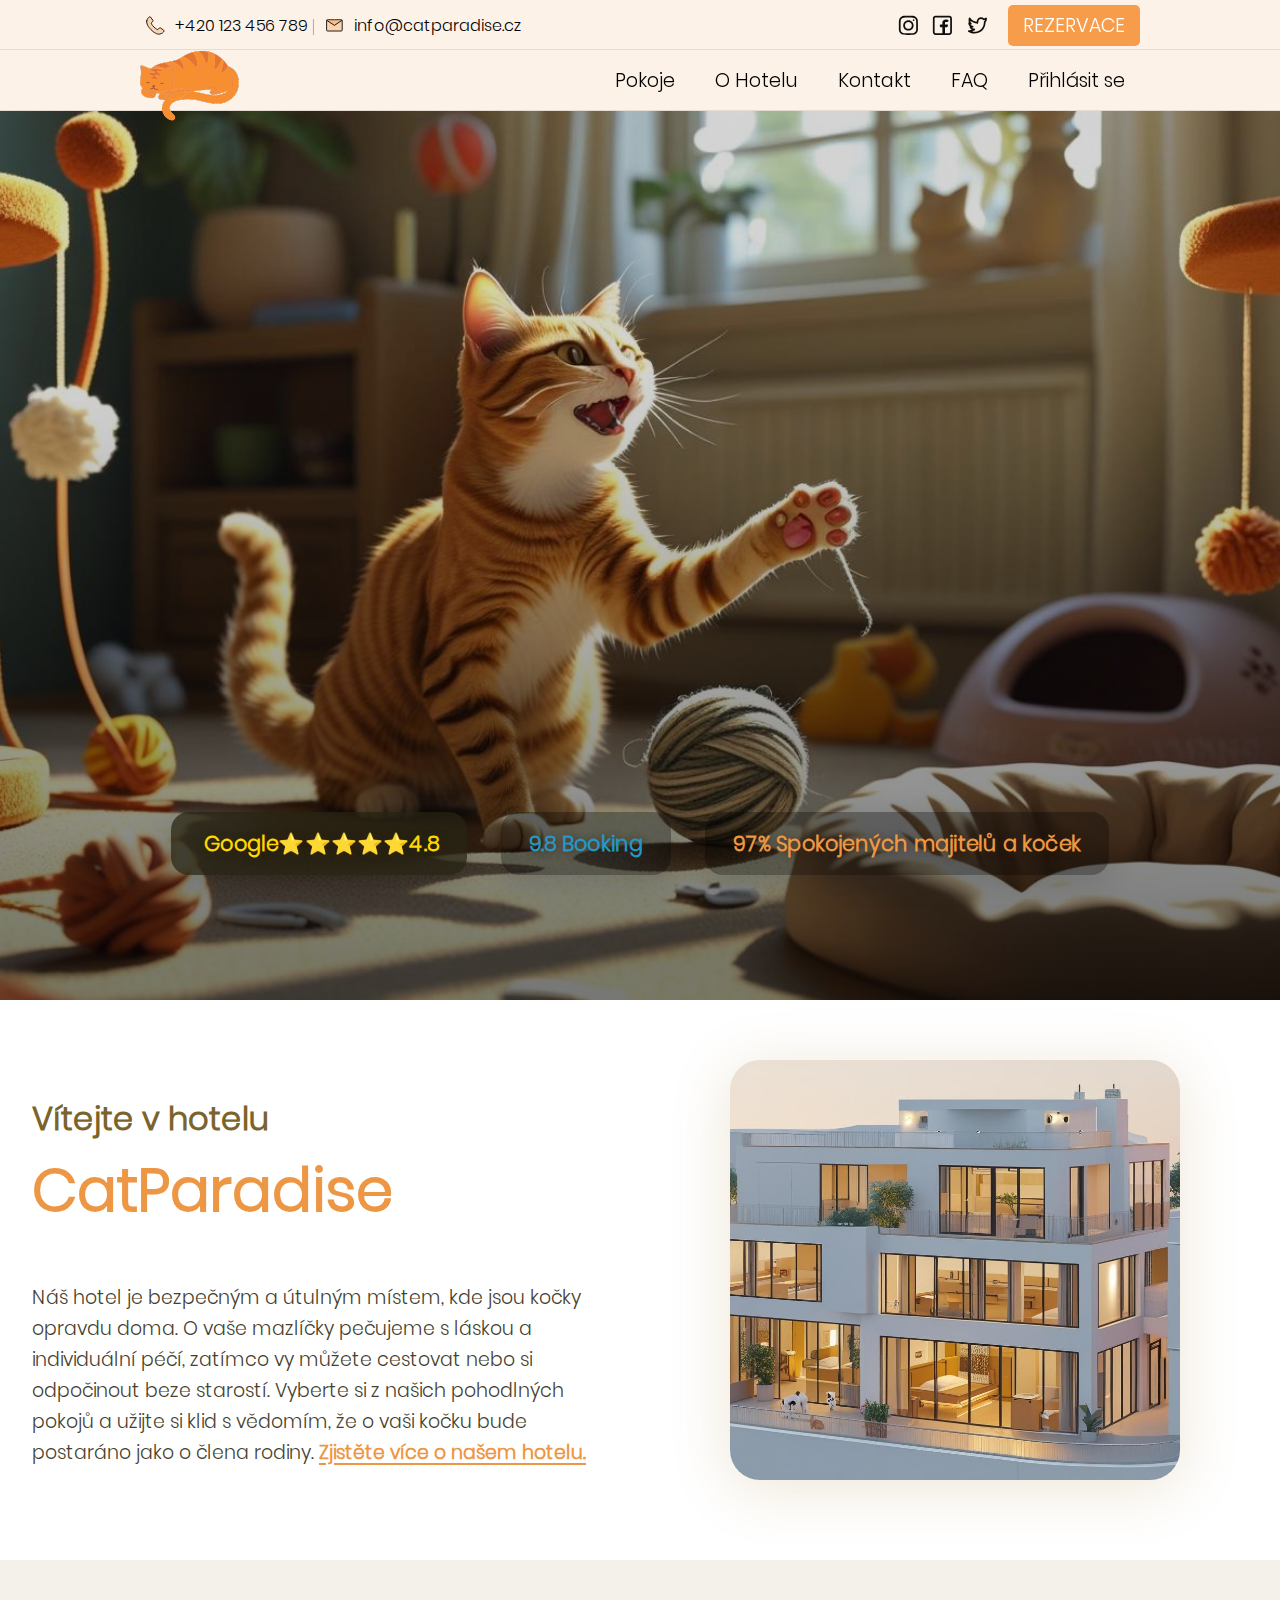
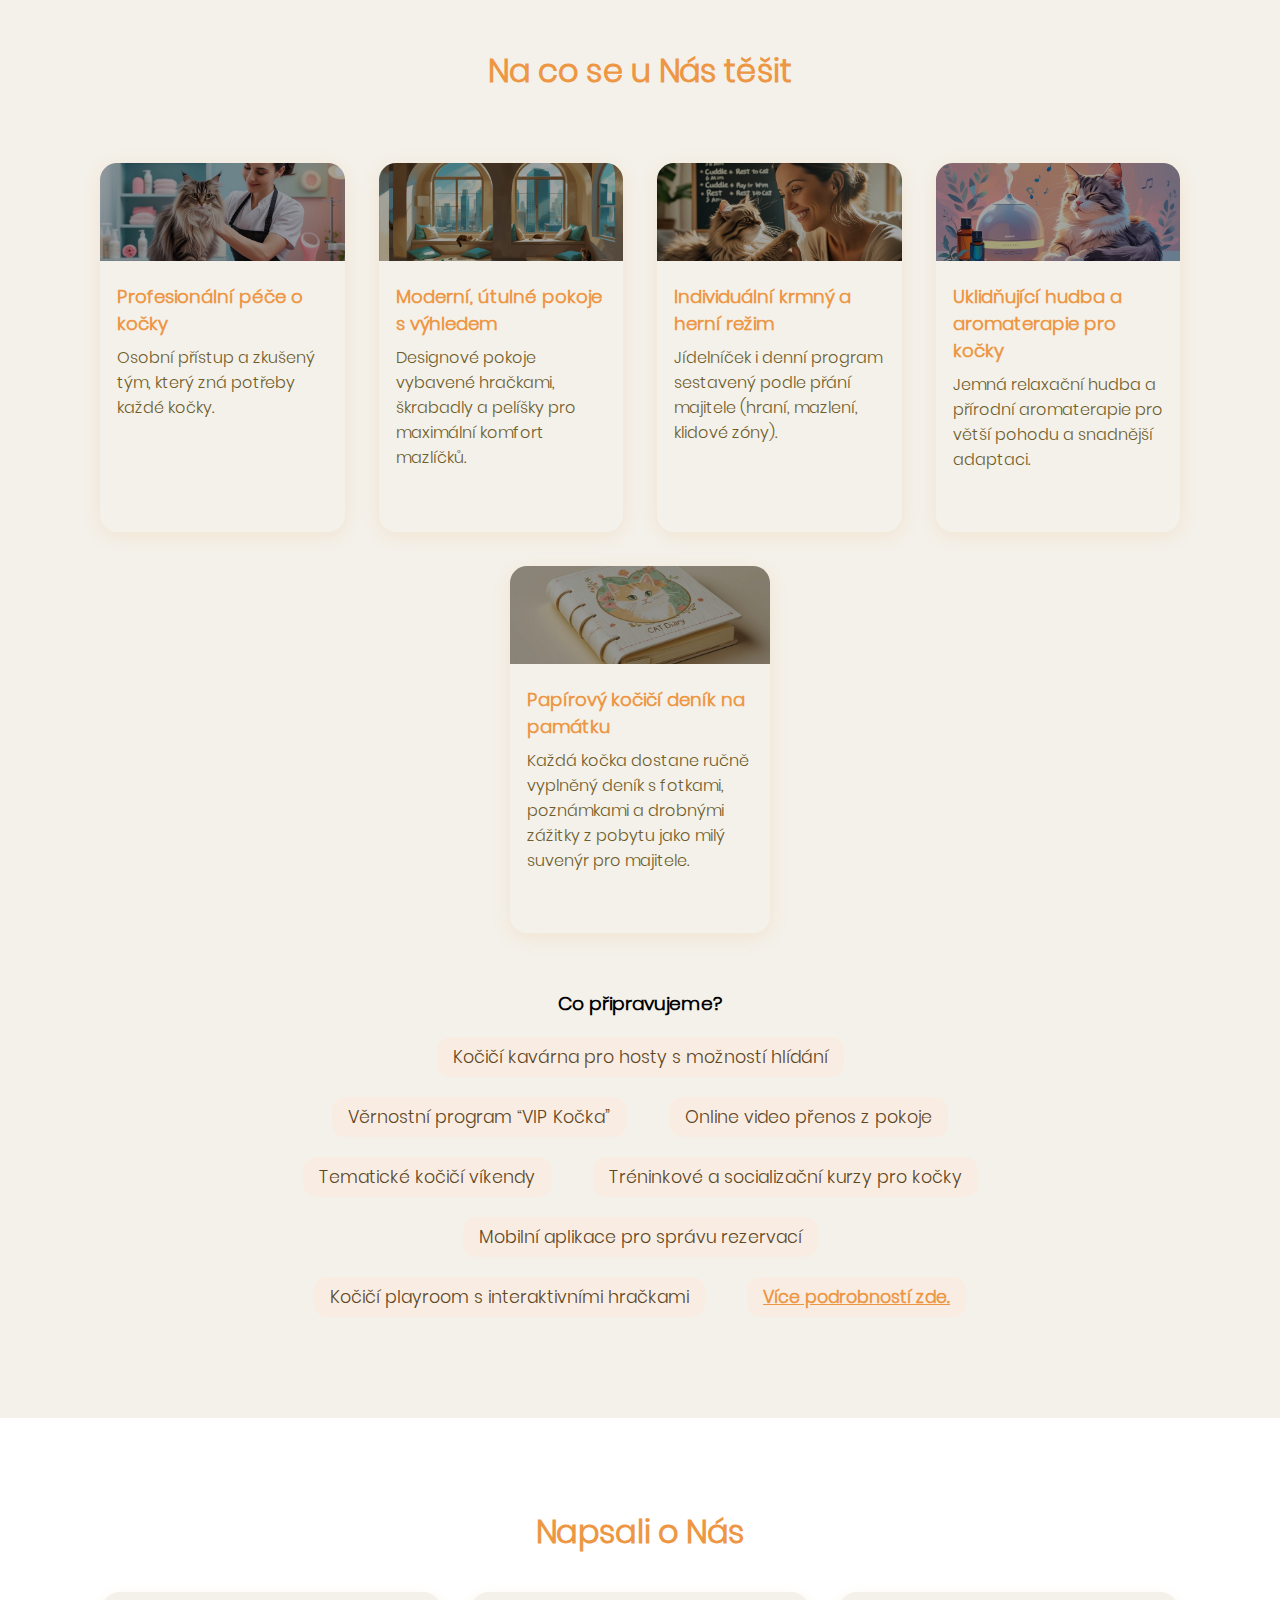
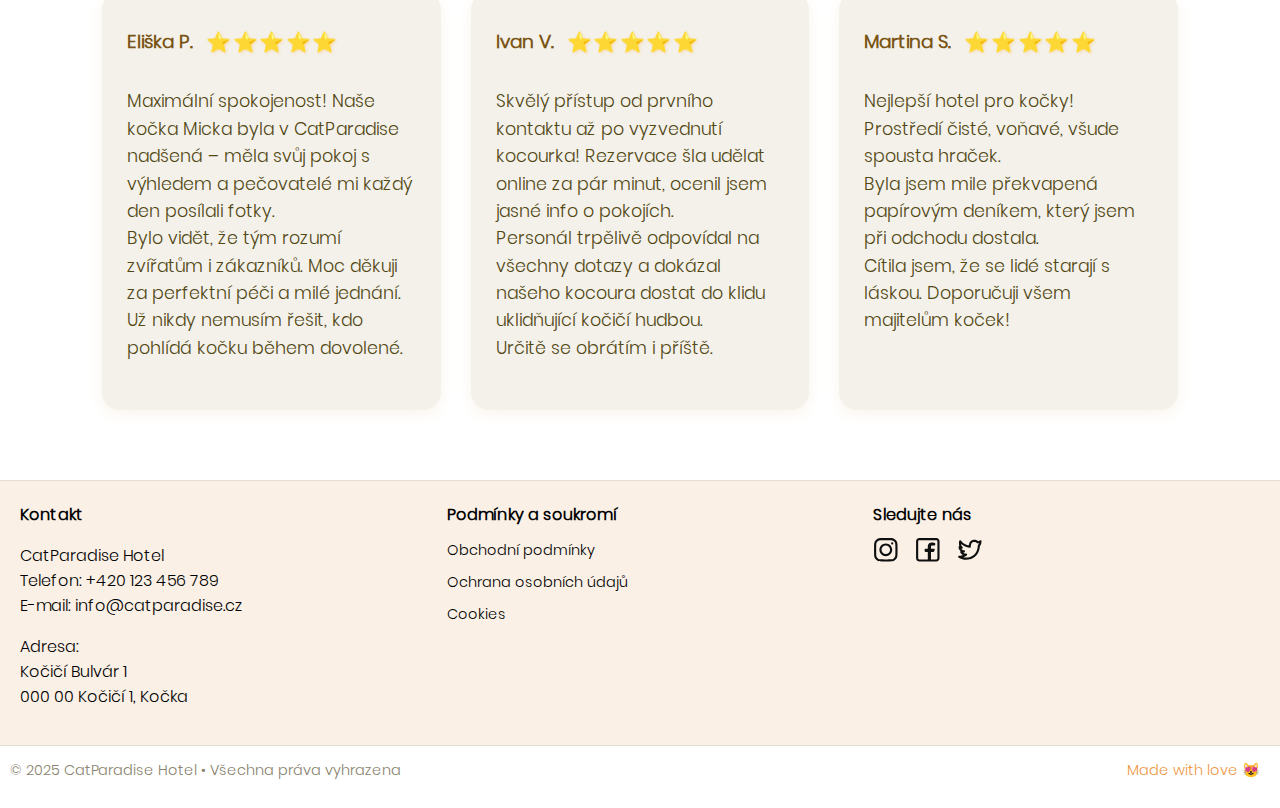
<file: index.html>
<!DOCTYPE html>
<html lang="cs">
<head>
    <meta charset="UTF-8">
    <meta name="viewport" content="width=device-width, initial-scale=1.0">
    <title>Cat Paradise Hotel</title>
    <link rel="stylesheet" href="Styles/HomeStyles.css">
    <link rel="stylesheet" href="Styles/HeaderStyle.css">
    <link rel="stylesheet" href="Styles/FooterStyles.css">
    <script src="JavaScript/SideBar.js"></script>
    <link rel="icon" href="Images/icon.png" type="image/png">
    <style>
        @font-face {
            font-family: "Rosliya Quuen";
            src: url("Fonts/Rosliya Queen.ttf" ) format( "truetype");
        }
        @font-face {
            font-family: "Poppins-Light";
            src: url("Fonts/Poppins-Light.ttf" ) format( "truetype");
        }
    </style>
</head>

<body>
<header>
    <div class="topbar">
        <div class="topbar-cont">
            <div class="contact">
                <span class="icon-inline">
                <svg viewBox="0 0 24 24" fill="none" xmlns="http://www.w3.org/2000/svg">
                <path d="M2.01394 6.87134C1.34749 10.0618 3.85967 13.8597 7.01471 17.0147C10.1698 20.1698 13.9676 22.682 17.1581 22.0155C19.782 21.4674 21.1215 20.0697
                21.8754 18.8788C22.1355 18.4678 22.0042 17.9344 21.6143 17.6436L17.9224 14.8897C17.5243 14.5928 16.9685 14.633 16.6174 14.9842L14.6577 16.9438C14.6577
                16.9438 12.7529 16.3246 10.2288 13.8006C7.70482 11.2766 7.08564 9.37175 7.08564 9.37175L9.04529 7.4121C9.39648 7.06091 9.43671 6.5052 9.13975 6.10709L6.38585
                2.4151C6.09505 2.02525 5.56163 1.89395 5.15068 2.15407C3.9597 2.90794 2.56203 4.24747 2.01394 6.87134Z" stroke="#000000" stroke-linecap="round" stroke-linejoin="round"/>
                </svg>
                </span>
                <span class="tel-cislo">+420 123 456 789</span>
                <span class="linka">|</span>
                <span class="icon-inline">
                <svg viewBox="0 0 24 24" fill="none" xmlns="http://www.w3.org/2000/svg">
                    <path d="M3 17.5V6.5C3 5.94772 3.44772 5.5 4 5.5H12H20C20.5523 5.5 21 5.94772 21 6.5V17.5C21 18.0523 20.5523 18.5 20 18.5H4C3.44772 18.5 3 18.0523 3 17.5Z"
                          stroke="#000000" stroke-linejoin="round"/>
                    <path d="M3 6L12 12L21 6" stroke="#000000" stroke-linejoin="round"/>
                </svg>
                </span>
                <span class="email">info@catparadise.cz</span>
            </div>

            <div class="social">
                <span class="icon-inline">
                <a href="index.html"><svg viewBox="0 0 24 24" xmlns="http://www.w3.org/2000/svg">
                    <path fill-rule="evenodd" clip-rule="evenodd" d="M12 18C15.3137 18 18 15.3137 18 12C18 8.68629 15.3137 6 12 6C8.68629 6 6 8.68629 6 12C6 15.3137
                    8.68629 18 12 18ZM12 16C14.2091 16 16 14.2091 16 12C16 9.79086 14.2091 8 12 8C9.79086 8 8 9.79086 8 12C8 14.2091 9.79086 16 12 16Z" fill="#0F0F0F"/>
                    <path d="M18 5C17.4477 5 17 5.44772 17 6C17 6.55228 17.4477 7 18 7C18.5523 7 19 6.55228 19 6C19 5.44772 18.5523 5 18 5Z" fill="#0F0F0F"/>
                    <path fill-rule="evenodd" clip-rule="evenodd" d="M1.65396 4.27606C1 5.55953 1 7.23969 1 10.6V13.4C1 16.7603 1 18.4405 1.65396 19.7239C2.2292 20.8529
                    3.14708 21.7708 4.27606 22.346C5.55953 23 7.23969 23 10.6 23H13.4C16.7603 23 18.4405 23 19.7239 22.346C20.8529 21.7708 21.7708 20.8529 22.346 19.7239C23
                    18.4405 23 16.7603 23 13.4V10.6C23 7.23969 23 5.55953 22.346 4.27606C21.7708 3.14708 20.8529 2.2292 19.7239 1.65396C18.4405 1 16.7603 1 13.4 1H10.6C7.23969
                    1 5.55953 1 4.27606 1.65396C3.14708 2.2292 2.2292 3.14708 1.65396 4.27606ZM13.4 3H10.6C8.88684 3 7.72225 3.00156 6.82208 3.0751C5.94524 3.14674 5.49684 3.27659
                    5.18404 3.43597C4.43139 3.81947 3.81947 4.43139 3.43597 5.18404C3.27659 5.49684 3.14674 5.94524 3.0751 6.82208C3.00156 7.72225 3 8.88684 3 10.6V13.4C3 15.1132
                    3.00156 16.2777 3.0751 17.1779C3.14674 18.0548 3.27659 18.5032 3.43597 18.816C3.81947 19.5686 4.43139 20.1805 5.18404 20.564C5.49684 20.7234 5.94524 20.8533
                    6.82208 20.9249C7.72225 20.9984 8.88684 21 10.6 21H13.4C15.1132 21 16.2777 20.9984 17.1779 20.9249C18.0548 20.8533 18.5032 20.7234 18.816 20.564C19.5686 20.1805
                    20.1805 19.5686 20.564 18.816C20.7234 18.5032 20.8533 18.0548 20.9249 17.1779C20.9984 16.2777 21 15.1132 21 13.4V10.6C21 8.88684 20.9984 7.72225 20.9249
                    6.82208C20.8533 5.94524 20.7234 5.49684 20.564 5.18404C20.1805 4.43139 19.5686 3.81947 18.816 3.43597C18.5032 3.27659 18.0548 3.14674 17.1779 3.0751C16.2777
                    3.00156 15.1132 3 13.4 3Z" fill="#0F0F0F"/><!-- Instagram --></svg></a>
                <a href="index.html"><svg viewBox="0 0 24 24" xmlns="http://www.w3.org/2000/svg">
                    <path fill-rule="evenodd" clip-rule="evenodd" d="M20 1C21.6569 1 23 2.34315 23 4V20C23 21.6569 21.6569 23 20 23H4C2.34315 23 1 21.6569 1 20V4C1 2.34315
                    2.34315 1 4 1H20ZM20 3C20.5523 3 21 3.44772 21 4V20C21 20.5523 20.5523 21 20 21H15V13.9999H17.0762C17.5066 13.9999 17.8887 13.7245 18.0249 13.3161L18.4679
                    11.9871C18.6298 11.5014 18.2683 10.9999 17.7564 10.9999H15V8.99992C15 8.49992 15.5 7.99992 16 7.99992H18C18.5523 7.99992 19 7.5522 19 6.99992V6.31393C19
                    5.99091 18.7937 5.7013 18.4813 5.61887C17.1705 5.27295 16 5.27295 16 5.27295C13.5 5.27295 12 6.99992 12 8.49992V10.9999H10C9.44772 10.9999 9 11.4476 9
                    11.9999V12.9999C9 13.5522 9.44771 13.9999 10 13.9999H12V21H4C3.44772 21 3 20.5523 3 20V4C3 3.44772 3.44772 3 4 3H20Z" fill="#0F0F0F"/><!-- Facebook --></svg></a>
                <a href="index.html"><svg viewBox="0 0 24 24" xmlns="http://www.w3.org/2000/svg">
                    <path fill-rule="evenodd" clip-rule="evenodd" d="M19.7828 3.91825C20.1313 3.83565 20.3743 3.75444 20.5734 3.66915C20.8524 3.54961 21.0837 3.40641 21.4492
                    3.16524C21.7563 2.96255 22.1499 2.9449 22.4739 3.11928C22.7979 3.29366 23 3.6319 23 3.99986C23 5.08079 22.8653 5.96673 22.5535 6.7464C22.2911 7.40221 21.9225
                    7.93487 21.4816 8.41968C21.2954 11.7828 20.3219 14.4239 18.8336 16.4248C17.291 18.4987 15.2386 19.8268 13.0751 20.5706C10.9179 21.3121 8.63863 21.4778 6.5967
                    21.2267C4.56816 20.9773 2.69304 20.3057 1.38605 19.2892C1.02813 19.0108 0.902313 18.5264 1.07951 18.109C1.25671 17.6916 1.69256 17.4457 2.14144 17.5099C3.42741
                    17.6936 4.6653 17.4012 5.6832 16.9832C5.48282 16.8742 5.29389 16.7562 5.11828 16.6346C4.19075 15.9925 3.4424 15.1208 3.10557 14.4471C2.96618 14.1684 2.96474
                    13.8405 3.10168 13.5606C3.17232 13.4161 3.27562 13.293 3.40104 13.1991C2.04677 12.0814 1.49999 10.5355 1.49999 9.49986C1.49999 9.19192 1.64187 8.90115 1.88459
                    8.71165C1.98665 8.63197 2.10175 8.57392 2.22308 8.53896C2.12174 8.24222 2.0431 7.94241 1.98316 7.65216C1.71739 6.3653 1.74098 4.91284 2.02985 3.75733C2.1287
                    3.36191 2.45764 3.06606 2.86129 3.00952C3.26493 2.95299 3.6625 3.14709 3.86618 3.50014C4.94369 5.36782 6.93116 6.50943 8.78086 7.18568C9.6505 7.50362 10.4559
                    7.70622 11.0596 7.83078C11.1899 6.61019 11.5307 5.6036 12.0538 4.80411C12.7439 3.74932 13.7064 3.12525 14.74 2.84698C16.5227 2.36708 18.5008 2.91382 19.7828
                    3.91825ZM10.7484 9.80845C10.0633 9.67087 9.12171 9.43976 8.09412 9.06408C6.7369 8.56789 5.16088 7.79418 3.84072 6.59571C3.86435 6.81625 3.89789 7.03492 3.94183
                    7.24766C4.16308 8.31899 4.5742 8.91899 4.94721 9.10549C5.40342 9.3336 5.61484 9.8685 5.43787 10.3469C5.19827 10.9946 4.56809 11.0477 3.99551 10.9046C4.45603
                    11.595 5.28377 12.2834 6.66439 12.5135C7.14057 12.5929 7.49208 13.0011 7.49986 13.4838C7.50765 13.9665 7.16949 14.3858 6.69611 14.4805L5.82565 14.6546C5.95881
                    14.7703 6.103 14.8838 6.2567 14.9902C6.95362 15.4727 7.65336 15.6808 8.25746 15.5298C8.70991 15.4167 9.18047 15.6313 9.39163 16.0472C9.60278 16.463 9.49846
                    16.9696 9.14018 17.2681C8.49626 17.8041 7.74425 18.2342 6.99057 18.5911C6.63675 18.7587 6.24134 18.9241 5.8119 19.0697C6.14218 19.1402 6.48586 19.198 6.84078
                    19.2417C8.61136 19.4594 10.5821 19.3126 12.4249 18.6792C14.2614 18.0479 15.9589 16.9385 17.2289 15.2312C18.497 13.5262 19.382 11.1667 19.5007 7.96291C19.51
                    7.71067 19.6144 7.47129 19.7929 7.29281C20.2425 6.84316 20.6141 6.32777 20.7969 5.7143C20.477 5.81403 20.1168 5.90035 19.6878 5.98237C19.3623 6.04459 19.0272
                    5.94156 18.7929 5.70727C18.0284 4.94274 16.5164 4.43998 15.2599 4.77822C14.6686 4.93741 14.1311 5.28203 13.7274 5.89906C13.3153 6.52904 13 7.51045 13 8.9999C13
                    9.28288 12.8801 9.5526 12.6701 9.74221C12.1721 10.1917 11.334 9.92603 10.7484 9.80845Z" fill="#0F0F0F"/><!-- Twitter --></svg></a>
                </span>
                <a href="RezervacePage.html">
                    <button class="reservation-btn">REZERVACE</button>
                </a>
            </div>
        </div>
    </div>

    <nav class="navbar">
        <div class="nav-cont">
            <div class="logo">
                <a href="index.html"><img src="Images/Logo.png" alt="logo"></a>
            </div>

            <a id="ham-button" href="#">
                <svg viewBox="0 0 24 24" fill="none" xmlns="http://www.w3.org/2000/svg">
                    <path d="M6 12H18" stroke="#000000" stroke-linecap="round" stroke-linejoin="round"/>
                    <path d="M6 15.5H18" stroke="#000000" stroke-linecap="round" stroke-linejoin="round"/>
                    <path d="M6 8.5H18" stroke="#000000" stroke-linecap="round" stroke-linejoin="round"/>
                </svg>
            </a>

            <ul class="menu">
                <li><a href="PokojePage.html">Pokoje</a></li>
                <li><a href="AboutHotelPage.html">O Hotelu</a></li>
                <li><a href="KontaktPage.html">Kontakt</a></li>
                <li><a href="FAQPage.html">FAQ</a></li>
                <li><a href="LoginPage.html" id="login-profile-link">Přihlásit se</a></li>
            </ul>

            <ul id="menu-mobile" class="menu-mobile">
                <li><a href="PokojePage.html">Pokoje</a></li>
                <li><a href="AboutHotelPage.html">O Hotelu</a></li>
                <li><a href="KontaktPage.html">Kontakt</a></li>
                <li><a href="FAQPage.html">FAQ</a></li>
                <li><a href="LoginPage.html" id="login-profile-link-mobile">Přihlásit se</a></li>
                <li><a href="RezervacePage.html">Rezervace</a></li>
            </ul>
        </div>
    </nav>
</header>

<main>
    <section id="Rating">
        <div class="ratings-container">
            <span class="google">️ Google⭐⭐⭐⭐⭐4.8 </span>
            <span class="booking"> 9.8 Booking </span>
            <span class="lidi"> 97% Spokojených majitelů a koček </span>
        </div>
    </section>

    <section id="Welcome">
        <div class="wlcm-container">
            <div class="welcome-text">
                <h3> Vítejte v hotelu <br></h3>
                    <h2>CatParadise</h2>
                <p>
                    Náš hotel je bezpečným a útulným místem, kde jsou kočky opravdu doma. O vaše mazlíčky pečujeme s láskou a individuální péčí,
                    zatímco vy můžete cestovat nebo si odpočinout beze starostí. Vyberte si z našich pohodlných pokojů a užijte si klid s vědomím,
                    že o vaši kočku bude postaráno jako o člena rodiny.
                    <a href="AboutHotelPage.html"><span>Zjistěte více o našem hotelu.</span></a>
                </p>
            </div>
            <div class="welcome-image">
                <img src="./Images/homepage/wlcm2.jpg" alt="welcome" class="welcome-photo" />
            </div>
        </div>
    </section>

    <section id="preparing">
        <div class="tesit-container">
            <h2>Na co se u Nás těšit</h2>
            <div class="card">
                <div class="image"></div>
                <div class="text">
                    <h3 class="title">Profesionální péče o kočky</h3>
                    <p class="popis">
                        Osobní přístup a zkušený tým, který zná potřeby každé kočky.
                    </p>
                </div>
            </div>

            <div class="card">
                <div class="image2"></div>
                <div class="text">
                    <h3 class="title">Moderní, útulné pokoje s výhledem</h3>
                    <p class="popis">
                        Designové pokoje vybavené hračkami, škrabadly a pelíšky pro maximální komfort mazlíčků.
                    </p>
                </div>
            </div>

            <div class="card">
                <div class="image3"></div>
                <div class="text">
                    <h3 class="title">Individuální krmný a herní režim</h3>
                    <p class="popis">
                        Jídelníček i denní program sestavený podle přání majitele (hraní, mazlení, klidové zóny).
                    </p>
                </div>
            </div>

            <div class="card">
                <div class="image4"></div>
                <div class="text">
                    <h3 class="title">Uklidňující hudba a aromaterapie pro kočky</h3>
                    <p class="popis">
                        Jemná relaxační hudba a přírodní aromaterapie pro větší pohodu a snadnější adaptaci.
                    </p>
                </div>
            </div>

            <div class="card">
                <div class="image5"></div>
                <div class="text">
                    <h3 class="title">Papírový kočičí deník na památku</h3>
                    <p class="popis">
                        Každá kočka dostane ručně vyplněný deník s fotkami, poznámkami a drobnými zážitky z pobytu jako milý suvenýr pro majitele.
                    </p>
                </div>
            </div>
        </div>

        <div class="pre-container">
            <h3>Co připravujeme?</h3>
            <div class="prepare-list">
                <span>Kočičí kavárna pro hosty s možností hlídání</span>
                <span>Věrnostní program “VIP Kočka”</span>
                <span>Online video přenos z pokoje</span>
                <span>Tematické kočičí víkendy</span>
                <span>Tréninkové a socializační kurzy pro kočky</span>
                <span>Mobilní aplikace pro správu rezervací</span>
                <span>Kočičí playroom s interaktivními hračkami</span>
                <span><a href="AboutHotelPage.html">Více podrobností zde.</a></span>
            </div>
        </div>
    </section>

    <section id="reviews">
        <div class="review-container">
            <h3>Napsali o Nás</h3>
            <div class="reviews">
                <div class="review-card">
                    <div class="review-header">
                        <span class="reviewer">Eliška P.</span>
                        <span class="stars">⭐⭐⭐⭐⭐</span>
                    </div>
                    <p class="review-text">
                        Maximální spokojenost! Naše kočka Micka byla v CatParadise nadšená – měla svůj pokoj s výhledem a pečovatelé mi každý den posílali fotky.<br>
                        Bylo vidět, že tým rozumí zvířatům i zákazníků. Moc děkuji za perfektní péči a milé jednání.<br>
                        Už nikdy nemusím řešit, kdo pohlídá kočku během dovolené.
                    </p>
                </div>

                <div class="review-card">
                    <div class="review-header">
                        <span class="reviewer">Ivan V.</span>
                        <span class="stars">⭐⭐⭐⭐⭐</span>
                    </div>
                    <p class="review-text">
                        Skvělý přístup od prvního kontaktu až po vyzvednutí kocourka! Rezervace šla udělat online za pár minut, ocenil jsem jasné info o pokojích.<br>
                        Personál trpělivě odpovídal na všechny dotazy a dokázal našeho kocoura dostat do klidu uklidňující kočičí hudbou.<br>
                        Určitě se obrátím i příště.
                    </p>
                </div>

                <div class="review-card">
                    <div class="review-header">
                        <span class="reviewer">Martina S.</span>
                        <span class="stars">⭐⭐⭐⭐⭐</span>
                    </div>
                    <p class="review-text">
                        Nejlepší hotel pro kočky! Prostředí čisté, voňavé, všude spousta hraček.<br>
                        Byla jsem mile překvapená papírovým deníkem, který jsem při odchodu dostala.<br>
                        Cítila jsem, že se lidé starají s láskou. Doporučuji všem majitelům koček!
                    </p>
                </div>
            </div>
        </div>
    </section>
</main>

<footer class="footer">
    <div class="footer-contact">
        <h4>Kontakt</h4>
        <p>
            CatParadise Hotel<br>
            Telefon: +420 123 456 789<br>
            E-mail: info@catparadise.cz
        </p>
        <p>
            Adresa:<br>
            Kočičí Bulvár 1<br>
            000 00 Kočičí 1, Kočka
        </p>
    </div>
    <div class="footer-legal">
        <h4>Podmínky a soukromí</h4>
        <ul>
            <li><a href="#">Obchodní podmínky</a></li>
            <li><a href="#">Ochrana osobních údajů</a></li>
            <li><a href="#">Cookies</a></li>
        </ul>
    </div>
    <div class="footer-social">
        <h4>Sledujte nás</h4>
        <div class="social-icons">
            <a href="index.html"><svg width="25px" height="25px" viewBox="0 0 24 24" xmlns="http://www.w3.org/2000/svg">
                <path fill-rule="evenodd" clip-rule="evenodd" d="M12 18C15.3137 18 18 15.3137 18 12C18 8.68629 15.3137 6 12 6C8.68629 6 6 8.68629 6 12C6 15.3137
                8.68629 18 12 18ZM12 16C14.2091 16 16 14.2091 16 12C16 9.79086 14.2091 8 12 8C9.79086 8 8 9.79086 8 12C8 14.2091 9.79086 16 12 16Z" fill="#0F0F0F"/>
                <path d="M18 5C17.4477 5 17 5.44772 17 6C17 6.55228 17.4477 7 18 7C18.5523 7 19 6.55228 19 6C19 5.44772 18.5523 5 18 5Z" fill="#0F0F0F"/>
                <path fill-rule="evenodd" clip-rule="evenodd" d="M1.65396 4.27606C1 5.55953 1 7.23969 1 10.6V13.4C1 16.7603 1 18.4405 1.65396 19.7239C2.2292 20.8529
                3.14708 21.7708 4.27606 22.346C5.55953 23 7.23969 23 10.6 23H13.4C16.7603 23 18.4405 23 19.7239 22.346C20.8529 21.7708 21.7708 20.8529 22.346 19.7239C23
                18.4405 23 16.7603 23 13.4V10.6C23 7.23969 23 5.55953 22.346 4.27606C21.7708 3.14708 20.8529 2.2292 19.7239 1.65396C18.4405 1 16.7603 1 13.4 1H10.6C7.23969
                1 5.55953 1 4.27606 1.65396C3.14708 2.2292 2.2292 3.14708 1.65396 4.27606ZM13.4 3H10.6C8.88684 3 7.72225 3.00156 6.82208 3.0751C5.94524 3.14674 5.49684 3.27659
                5.18404 3.43597C4.43139 3.81947 3.81947 4.43139 3.43597 5.18404C3.27659 5.49684 3.14674 5.94524 3.0751 6.82208C3.00156 7.72225 3 8.88684 3 10.6V13.4C3 15.1132
                3.00156 16.2777 3.0751 17.1779C3.14674 18.0548 3.27659 18.5032 3.43597 18.816C3.81947 19.5686 4.43139 20.1805 5.18404 20.564C5.49684 20.7234 5.94524 20.8533
                6.82208 20.9249C7.72225 20.9984 8.88684 21 10.6 21H13.4C15.1132 21 16.2777 20.9984 17.1779 20.9249C18.0548 20.8533 18.5032 20.7234 18.816 20.564C19.5686 20.1805
                20.1805 19.5686 20.564 18.816C20.7234 18.5032 20.8533 18.0548 20.9249 17.1779C20.9984 16.2777 21 15.1132 21 13.4V10.6C21 8.88684 20.9984 7.72225 20.9249
                6.82208C20.8533 5.94524 20.7234 5.49684 20.564 5.18404C20.1805 4.43139 19.5686 3.81947 18.816 3.43597C18.5032 3.27659 18.0548 3.14674 17.1779 3.0751C16.2777
                3.00156 15.1132 3 13.4 3Z" fill="#0F0F0F"/><!-- Instagram --></svg></a>
            <a href="index.html"><svg width="25px" height="25px" viewBox="0 0 24 24" xmlns="http://www.w3.org/2000/svg">
                <path fill-rule="evenodd" clip-rule="evenodd" d="M20 1C21.6569 1 23 2.34315 23 4V20C23 21.6569 21.6569 23 20 23H4C2.34315 23 1 21.6569 1 20V4C1 2.34315
                2.34315 1 4 1H20ZM20 3C20.5523 3 21 3.44772 21 4V20C21 20.5523 20.5523 21 20 21H15V13.9999H17.0762C17.5066 13.9999 17.8887 13.7245 18.0249 13.3161L18.4679
                11.9871C18.6298 11.5014 18.2683 10.9999 17.7564 10.9999H15V8.99992C15 8.49992 15.5 7.99992 16 7.99992H18C18.5523 7.99992 19 7.5522 19 6.99992V6.31393C19
                5.99091 18.7937 5.7013 18.4813 5.61887C17.1705 5.27295 16 5.27295 16 5.27295C13.5 5.27295 12 6.99992 12 8.49992V10.9999H10C9.44772 10.9999 9 11.4476 9
                11.9999V12.9999C9 13.5522 9.44771 13.9999 10 13.9999H12V21H4C3.44772 21 3 20.5523 3 20V4C3 3.44772 3.44772 3 4 3H20Z" fill="#0F0F0F"/><!-- Facebook --></svg></a>
            <a href="index.html"><svg width="25px" height="25px" viewBox="0 0 24 24" xmlns="http://www.w3.org/2000/svg">
                <path fill-rule="evenodd" clip-rule="evenodd" d="M19.7828 3.91825C20.1313 3.83565 20.3743 3.75444 20.5734 3.66915C20.8524 3.54961 21.0837 3.40641 21.4492
                3.16524C21.7563 2.96255 22.1499 2.9449 22.4739 3.11928C22.7979 3.29366 23 3.6319 23 3.99986C23 5.08079 22.8653 5.96673 22.5535 6.7464C22.2911 7.40221 21.9225
                7.93487 21.4816 8.41968C21.2954 11.7828 20.3219 14.4239 18.8336 16.4248C17.291 18.4987 15.2386 19.8268 13.0751 20.5706C10.9179 21.3121 8.63863 21.4778 6.5967
                21.2267C4.56816 20.9773 2.69304 20.3057 1.38605 19.2892C1.02813 19.0108 0.902313 18.5264 1.07951 18.109C1.25671 17.6916 1.69256 17.4457 2.14144 17.5099C3.42741
                17.6936 4.6653 17.4012 5.6832 16.9832C5.48282 16.8742 5.29389 16.7562 5.11828 16.6346C4.19075 15.9925 3.4424 15.1208 3.10557 14.4471C2.96618 14.1684 2.96474
                13.8405 3.10168 13.5606C3.17232 13.4161 3.27562 13.293 3.40104 13.1991C2.04677 12.0814 1.49999 10.5355 1.49999 9.49986C1.49999 9.19192 1.64187 8.90115 1.88459
                8.71165C1.98665 8.63197 2.10175 8.57392 2.22308 8.53896C2.12174 8.24222 2.0431 7.94241 1.98316 7.65216C1.71739 6.3653 1.74098 4.91284 2.02985 3.75733C2.1287
                3.36191 2.45764 3.06606 2.86129 3.00952C3.26493 2.95299 3.6625 3.14709 3.86618 3.50014C4.94369 5.36782 6.93116 6.50943 8.78086 7.18568C9.6505 7.50362 10.4559
                7.70622 11.0596 7.83078C11.1899 6.61019 11.5307 5.6036 12.0538 4.80411C12.7439 3.74932 13.7064 3.12525 14.74 2.84698C16.5227 2.36708 18.5008 2.91382 19.7828
                3.91825ZM10.7484 9.80845C10.0633 9.67087 9.12171 9.43976 8.09412 9.06408C6.7369 8.56789 5.16088 7.79418 3.84072 6.59571C3.86435 6.81625 3.89789 7.03492 3.94183
                7.24766C4.16308 8.31899 4.5742 8.91899 4.94721 9.10549C5.40342 9.3336 5.61484 9.8685 5.43787 10.3469C5.19827 10.9946 4.56809 11.0477 3.99551 10.9046C4.45603
                11.595 5.28377 12.2834 6.66439 12.5135C7.14057 12.5929 7.49208 13.0011 7.49986 13.4838C7.50765 13.9665 7.16949 14.3858 6.69611 14.4805L5.82565 14.6546C5.95881
                14.7703 6.103 14.8838 6.2567 14.9902C6.95362 15.4727 7.65336 15.6808 8.25746 15.5298C8.70991 15.4167 9.18047 15.6313 9.39163 16.0472C9.60278 16.463 9.49846
                16.9696 9.14018 17.2681C8.49626 17.8041 7.74425 18.2342 6.99057 18.5911C6.63675 18.7587 6.24134 18.9241 5.8119 19.0697C6.14218 19.1402 6.48586 19.198 6.84078
                19.2417C8.61136 19.4594 10.5821 19.3126 12.4249 18.6792C14.2614 18.0479 15.9589 16.9385 17.2289 15.2312C18.497 13.5262 19.382 11.1667 19.5007 7.96291C19.51
                7.71067 19.6144 7.47129 19.7929 7.29281C20.2425 6.84316 20.6141 6.32777 20.7969 5.7143C20.477 5.81403 20.1168 5.90035 19.6878 5.98237C19.3623 6.04459 19.0272
                5.94156 18.7929 5.70727C18.0284 4.94274 16.5164 4.43998 15.2599 4.77822C14.6686 4.93741 14.1311 5.28203 13.7274 5.89906C13.3153 6.52904 13 7.51045 13 8.9999C13
                9.28288 12.8801 9.5526 12.6701 9.74221C12.1721 10.1917 11.334 9.92603 10.7484 9.80845Z" fill="#0F0F0F"/><!-- Twitter --></svg></a>
        </div>
    </div>
    <div class="footer-bottom">
        <p>&copy; 2025 CatParadise Hotel • Všechna práva vyhrazena</p>
        <p class="love">Made with love &#128571;</p>
    </div>
</footer>
</body>
</html>
</file>
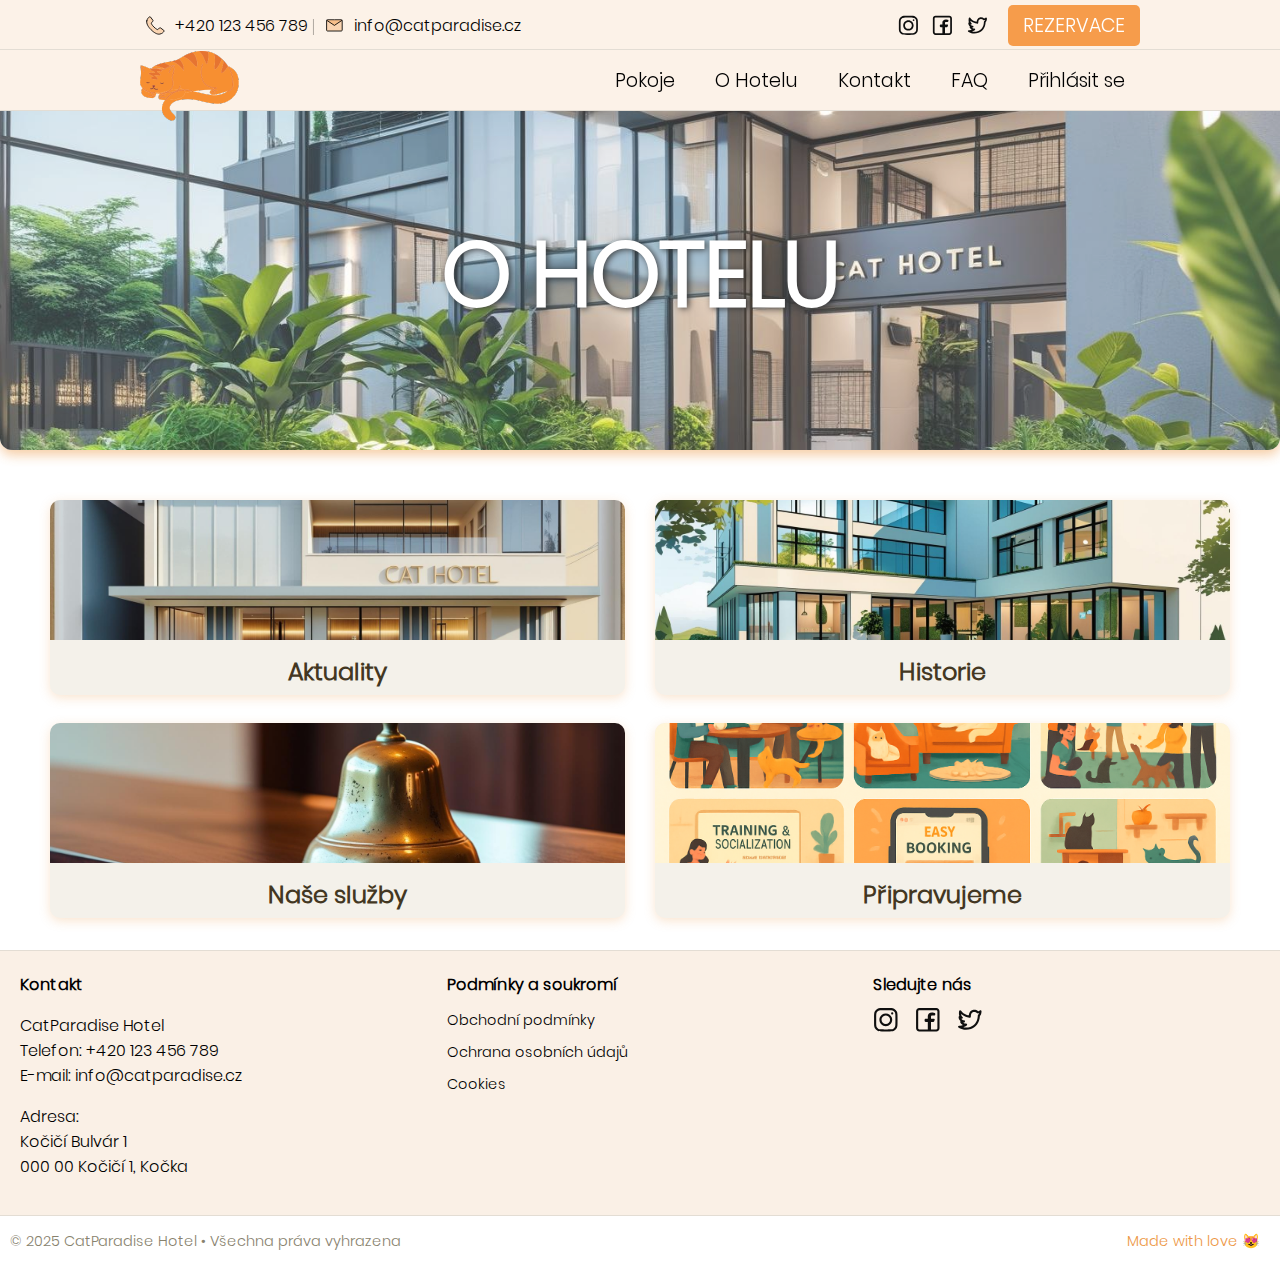
<file: AboutHotelPage.html>
<!DOCTYPE html>
<html lang="cs">
<head>
    <meta charset="UTF-8">
    <meta name="viewport" content="width=device-width, initial-scale=1.0">
    <title>O hotelu | Cat Paradise Hotel</title>
    <link rel="stylesheet" href="Styles/AboutHotelStyles.css">
    <link rel="stylesheet" href="Styles/HeaderStyle.css">
    <link rel="stylesheet" href="Styles/FooterStyles.css">
    <script src="JavaScript/AboutHotel.js"></script>
    <script src="JavaScript/SideBar.js"></script>
    <link rel="icon" href="Images/icon.png" type="image/png">
    <style>
        @font-face {
            font-family: "Rosliya Quuen";
            src: url("Fonts/Rosliya Queen.ttf" ) format( "truetype");
        }
        @font-face {
            font-family: "Poppins-Light";
            src: url("Fonts/Poppins-Light.ttf" ) format( "truetype");
        }
    </style>
</head>

<body>
<header>
    <div class="topbar">
        <div class="topbar-cont">
            <div class="contact">
                <span class="icon-inline">
                <svg viewBox="0 0 24 24" fill="none" xmlns="http://www.w3.org/2000/svg">
                <path d="M2.01394 6.87134C1.34749 10.0618 3.85967 13.8597 7.01471 17.0147C10.1698 20.1698 13.9676 22.682 17.1581 22.0155C19.782 21.4674 21.1215 20.0697
                21.8754 18.8788C22.1355 18.4678 22.0042 17.9344 21.6143 17.6436L17.9224 14.8897C17.5243 14.5928 16.9685 14.633 16.6174 14.9842L14.6577 16.9438C14.6577
                16.9438 12.7529 16.3246 10.2288 13.8006C7.70482 11.2766 7.08564 9.37175 7.08564 9.37175L9.04529 7.4121C9.39648 7.06091 9.43671 6.5052 9.13975 6.10709L6.38585
                2.4151C6.09505 2.02525 5.56163 1.89395 5.15068 2.15407C3.9597 2.90794 2.56203 4.24747 2.01394 6.87134Z" stroke="#000000" stroke-linecap="round" stroke-linejoin="round"/>
                </svg>
                </span>
                <span class="tel-cislo">+420 123 456 789</span>
                <span class="linka">|</span>
                <span class="icon-inline">
                <svg viewBox="0 0 24 24" fill="none" xmlns="http://www.w3.org/2000/svg">
                    <path d="M3 17.5V6.5C3 5.94772 3.44772 5.5 4 5.5H12H20C20.5523 5.5 21 5.94772 21 6.5V17.5C21 18.0523 20.5523 18.5 20 18.5H4C3.44772 18.5 3 18.0523 3 17.5Z"
                          stroke="#000000" stroke-linejoin="round"/>
                    <path d="M3 6L12 12L21 6" stroke="#000000" stroke-linejoin="round"/>
                </svg>
                </span>
                <span class="email">info@catparadise.cz</span>
            </div>

            <div class="social">
                <span class="icon-inline">
                <a href="index.html"><svg viewBox="0 0 24 24" xmlns="http://www.w3.org/2000/svg">
                    <path fill-rule="evenodd" clip-rule="evenodd" d="M12 18C15.3137 18 18 15.3137 18 12C18 8.68629 15.3137 6 12 6C8.68629 6 6 8.68629 6 12C6 15.3137
                    8.68629 18 12 18ZM12 16C14.2091 16 16 14.2091 16 12C16 9.79086 14.2091 8 12 8C9.79086 8 8 9.79086 8 12C8 14.2091 9.79086 16 12 16Z" fill="#0F0F0F"/>
                    <path d="M18 5C17.4477 5 17 5.44772 17 6C17 6.55228 17.4477 7 18 7C18.5523 7 19 6.55228 19 6C19 5.44772 18.5523 5 18 5Z" fill="#0F0F0F"/>
                    <path fill-rule="evenodd" clip-rule="evenodd" d="M1.65396 4.27606C1 5.55953 1 7.23969 1 10.6V13.4C1 16.7603 1 18.4405 1.65396 19.7239C2.2292 20.8529
                    3.14708 21.7708 4.27606 22.346C5.55953 23 7.23969 23 10.6 23H13.4C16.7603 23 18.4405 23 19.7239 22.346C20.8529 21.7708 21.7708 20.8529 22.346 19.7239C23
                    18.4405 23 16.7603 23 13.4V10.6C23 7.23969 23 5.55953 22.346 4.27606C21.7708 3.14708 20.8529 2.2292 19.7239 1.65396C18.4405 1 16.7603 1 13.4 1H10.6C7.23969
                    1 5.55953 1 4.27606 1.65396C3.14708 2.2292 2.2292 3.14708 1.65396 4.27606ZM13.4 3H10.6C8.88684 3 7.72225 3.00156 6.82208 3.0751C5.94524 3.14674 5.49684 3.27659
                    5.18404 3.43597C4.43139 3.81947 3.81947 4.43139 3.43597 5.18404C3.27659 5.49684 3.14674 5.94524 3.0751 6.82208C3.00156 7.72225 3 8.88684 3 10.6V13.4C3 15.1132
                    3.00156 16.2777 3.0751 17.1779C3.14674 18.0548 3.27659 18.5032 3.43597 18.816C3.81947 19.5686 4.43139 20.1805 5.18404 20.564C5.49684 20.7234 5.94524 20.8533
                    6.82208 20.9249C7.72225 20.9984 8.88684 21 10.6 21H13.4C15.1132 21 16.2777 20.9984 17.1779 20.9249C18.0548 20.8533 18.5032 20.7234 18.816 20.564C19.5686 20.1805
                    20.1805 19.5686 20.564 18.816C20.7234 18.5032 20.8533 18.0548 20.9249 17.1779C20.9984 16.2777 21 15.1132 21 13.4V10.6C21 8.88684 20.9984 7.72225 20.9249
                    6.82208C20.8533 5.94524 20.7234 5.49684 20.564 5.18404C20.1805 4.43139 19.5686 3.81947 18.816 3.43597C18.5032 3.27659 18.0548 3.14674 17.1779 3.0751C16.2777
                    3.00156 15.1132 3 13.4 3Z" fill="#0F0F0F"/><!-- Instagram --></svg></a>
                <a href="index.html"><svg viewBox="0 0 24 24" xmlns="http://www.w3.org/2000/svg">
                    <path fill-rule="evenodd" clip-rule="evenodd" d="M20 1C21.6569 1 23 2.34315 23 4V20C23 21.6569 21.6569 23 20 23H4C2.34315 23 1 21.6569 1 20V4C1 2.34315
                    2.34315 1 4 1H20ZM20 3C20.5523 3 21 3.44772 21 4V20C21 20.5523 20.5523 21 20 21H15V13.9999H17.0762C17.5066 13.9999 17.8887 13.7245 18.0249 13.3161L18.4679
                    11.9871C18.6298 11.5014 18.2683 10.9999 17.7564 10.9999H15V8.99992C15 8.49992 15.5 7.99992 16 7.99992H18C18.5523 7.99992 19 7.5522 19 6.99992V6.31393C19
                    5.99091 18.7937 5.7013 18.4813 5.61887C17.1705 5.27295 16 5.27295 16 5.27295C13.5 5.27295 12 6.99992 12 8.49992V10.9999H10C9.44772 10.9999 9 11.4476 9
                    11.9999V12.9999C9 13.5522 9.44771 13.9999 10 13.9999H12V21H4C3.44772 21 3 20.5523 3 20V4C3 3.44772 3.44772 3 4 3H20Z" fill="#0F0F0F"/><!-- Facebook --></svg></a>
                <a href="index.html"><svg viewBox="0 0 24 24" xmlns="http://www.w3.org/2000/svg">
                    <path fill-rule="evenodd" clip-rule="evenodd" d="M19.7828 3.91825C20.1313 3.83565 20.3743 3.75444 20.5734 3.66915C20.8524 3.54961 21.0837 3.40641 21.4492
                    3.16524C21.7563 2.96255 22.1499 2.9449 22.4739 3.11928C22.7979 3.29366 23 3.6319 23 3.99986C23 5.08079 22.8653 5.96673 22.5535 6.7464C22.2911 7.40221 21.9225
                    7.93487 21.4816 8.41968C21.2954 11.7828 20.3219 14.4239 18.8336 16.4248C17.291 18.4987 15.2386 19.8268 13.0751 20.5706C10.9179 21.3121 8.63863 21.4778 6.5967
                    21.2267C4.56816 20.9773 2.69304 20.3057 1.38605 19.2892C1.02813 19.0108 0.902313 18.5264 1.07951 18.109C1.25671 17.6916 1.69256 17.4457 2.14144 17.5099C3.42741
                    17.6936 4.6653 17.4012 5.6832 16.9832C5.48282 16.8742 5.29389 16.7562 5.11828 16.6346C4.19075 15.9925 3.4424 15.1208 3.10557 14.4471C2.96618 14.1684 2.96474
                    13.8405 3.10168 13.5606C3.17232 13.4161 3.27562 13.293 3.40104 13.1991C2.04677 12.0814 1.49999 10.5355 1.49999 9.49986C1.49999 9.19192 1.64187 8.90115 1.88459
                    8.71165C1.98665 8.63197 2.10175 8.57392 2.22308 8.53896C2.12174 8.24222 2.0431 7.94241 1.98316 7.65216C1.71739 6.3653 1.74098 4.91284 2.02985 3.75733C2.1287
                    3.36191 2.45764 3.06606 2.86129 3.00952C3.26493 2.95299 3.6625 3.14709 3.86618 3.50014C4.94369 5.36782 6.93116 6.50943 8.78086 7.18568C9.6505 7.50362 10.4559
                    7.70622 11.0596 7.83078C11.1899 6.61019 11.5307 5.6036 12.0538 4.80411C12.7439 3.74932 13.7064 3.12525 14.74 2.84698C16.5227 2.36708 18.5008 2.91382 19.7828
                    3.91825ZM10.7484 9.80845C10.0633 9.67087 9.12171 9.43976 8.09412 9.06408C6.7369 8.56789 5.16088 7.79418 3.84072 6.59571C3.86435 6.81625 3.89789 7.03492 3.94183
                    7.24766C4.16308 8.31899 4.5742 8.91899 4.94721 9.10549C5.40342 9.3336 5.61484 9.8685 5.43787 10.3469C5.19827 10.9946 4.56809 11.0477 3.99551 10.9046C4.45603
                    11.595 5.28377 12.2834 6.66439 12.5135C7.14057 12.5929 7.49208 13.0011 7.49986 13.4838C7.50765 13.9665 7.16949 14.3858 6.69611 14.4805L5.82565 14.6546C5.95881
                    14.7703 6.103 14.8838 6.2567 14.9902C6.95362 15.4727 7.65336 15.6808 8.25746 15.5298C8.70991 15.4167 9.18047 15.6313 9.39163 16.0472C9.60278 16.463 9.49846
                    16.9696 9.14018 17.2681C8.49626 17.8041 7.74425 18.2342 6.99057 18.5911C6.63675 18.7587 6.24134 18.9241 5.8119 19.0697C6.14218 19.1402 6.48586 19.198 6.84078
                    19.2417C8.61136 19.4594 10.5821 19.3126 12.4249 18.6792C14.2614 18.0479 15.9589 16.9385 17.2289 15.2312C18.497 13.5262 19.382 11.1667 19.5007 7.96291C19.51
                    7.71067 19.6144 7.47129 19.7929 7.29281C20.2425 6.84316 20.6141 6.32777 20.7969 5.7143C20.477 5.81403 20.1168 5.90035 19.6878 5.98237C19.3623 6.04459 19.0272
                    5.94156 18.7929 5.70727C18.0284 4.94274 16.5164 4.43998 15.2599 4.77822C14.6686 4.93741 14.1311 5.28203 13.7274 5.89906C13.3153 6.52904 13 7.51045 13 8.9999C13
                    9.28288 12.8801 9.5526 12.6701 9.74221C12.1721 10.1917 11.334 9.92603 10.7484 9.80845Z" fill="#0F0F0F"/><!-- Twitter --></svg></a>
                </span>
                <a href="RezervacePage.html">
                    <button class="reservation-btn">REZERVACE</button>
                </a>
            </div>
        </div>
    </div>

    <nav class="navbar">
        <div class="nav-cont">
            <div class="logo">
                <a href="index.html"><img src="Images/Logo.png" alt="logo"></a>
            </div>

            <a id="ham-button" href="#" aria-label="Otevřít menu">
                <svg viewBox="0 0 24 24" fill="none" xmlns="http://www.w3.org/2000/svg">
                    <path d="M6 12H18" stroke="#000000" stroke-linecap="round" stroke-linejoin="round"/>
                    <path d="M6 15.5H18" stroke="#000000" stroke-linecap="round" stroke-linejoin="round"/>
                    <path d="M6 8.5H18" stroke="#000000" stroke-linecap="round" stroke-linejoin="round"/>
                </svg>
            </a>

            <ul class="menu">
                <li><a href="PokojePage.html">Pokoje</a></li>
                <li><a href="AboutHotelPage.html">O Hotelu</a></li>
                <li><a href="KontaktPage.html">Kontakt</a></li>
                <li><a href="FAQPage.html">FAQ</a></li>
                <li><a href="LoginPage.html" id="login-profile-link">Přihlásit se</a></li>
            </ul>

            <ul id="menu-mobile" class="menu-mobile">
                <li><a href="PokojePage.html">Pokoje</a></li>
                <li><a href="AboutHotelPage.html">O Hotelu</a></li>
                <li><a href="KontaktPage.html">Kontakt</a></li>
                <li><a href="FAQPage.html">FAQ</a></li>
                <li><a href="LoginPage.html" id="login-profile-link-mobile">Přihlásit se</a></li>
                <li><a href="RezervacePage.html">Rezervace</a></li>
            </ul>
        </div>
    </nav>
</header>

<main>
    <section class="about-hero">
        <h1>O HOTELU</h1>
    </section>

    <div class="about-main">
        <div class="about-offerings" id="main-menu">
            <article class="about-card" id="card-news" data-target="details-news" tabindex="0" aria-label="Aktuality - kliknutím zobrazíte podrobnosti">
                <div class="card-image" style="background-image: url('./Images/abouthotel/aktuality.jpg');"></div>
                <h2 class="about-title">Aktuality</h2>
                <p class="card-description">Novinky a události z našeho hotelu.</p>
            </article>

            <article class="about-card" id="card-history" data-target="details-history" tabindex="0" aria-label="Historie - kliknutím zobrazíte podrobnosti">
                <div class="card-image" style="background-image: url('./Images/abouthotel/historie.jpg');"></div>
                <h2 class="about-title">Historie</h2>
                <p class="card-description">Jak vznikl hotel a jeho příběh.</p>
            </article>

            <article class="about-card" id="card-services" data-target="details-services" tabindex="0" aria-label="Naše služby - kliknutím zobrazíte podrobnosti">
                <div class="card-image" style="background-image: url('./Images/abouthotel/sluzby.jpg');"></div>
                <h2 class="about-title">Naše služby</h2>
                <p class="card-description">Co nabízíme našim hostům.</p>
            </article>

            <article class="about-card" id="card-preparing" data-target="details-preparing" tabindex="0" aria-label="Připravujeme - kliknutím zobrazíte podrobnosti">
                <div class="card-image" style="background-image: url('./Images/abouthotel/pripravujeme.png');"></div>
                <h2 class="about-title">Připravujeme</h2>
                <p class="card-description">Plány a novinky v hotelu.</p>
            </article>
        </div>

        <div class="about-details" style="display:none;">
            <button id="back-btn">← Zpět</button>

            <!-- Aktuality -->
            <div id="details-news" class="details-section" style="display:none;">
                <h2>Aktuality</h2>
                <div class="accordion-item">
                    <button class="accordion-button" aria-expanded="false" aria-controls="content-1" id="accordionBtn-1">Nové relaxační vybavení pro kočky (červenec 2025)</button>
                    <div class="accordion-content" id="content-1" aria-labelledby="accordionBtn-1" hidden>
                        <p>Do všech pokojů jsme instalovali nové přírodní škrabadla z certifikovaného dřeva. Tento krok byl motivován snahou poskytnout kočkám nejen místo na hraní,
                            ale i přirozený povrch, který podporuje jejich zdraví a zabraňuje poškozování ostatního vybavení. Současně jsme rozšířili nabídku aromaterapie o přírodní
                            esenciální oleje vybrané speciálně pro podporu duševní pohody koček. Výsledkem je klidnější a příjemnější prostředí, které kočkám pomáhá při adaptaci na
                            pobyt mimo domov.</p>
                    </div>
                </div>
                <div class="accordion-item">
                    <button class="accordion-button" aria-expanded="false" aria-controls="content-2" id="accordionBtn-2">Úspěšná adopční neděle (květen 2025)</button>
                    <div class="accordion-content" id="content-2" aria-labelledby="accordionBtn-2" hidden>
                        <p>Společně s místním útulkem Kočičí přátelé jsme uspořádali charitativní den, během něhož měli návštěvníci možnost se seznámit s opuštěnými kočkami,
                            vybrat si nového společníka a podpořit dobrou věc. Akce byla nejen úspěšná po stránce adopcí, ale také posílila povědomí o důležitosti péče o kočky a
                            zvyšování kvality života všech mazlíčků. Náš hotel poskytl pro nově adoptované kočky zvýhodněné ubytování, které výrazně usnadňuje přechod do nového domova.</p>
                    </div>
                </div>
                <div class="accordion-item">
                    <button class="accordion-button" aria-expanded="false" aria-controls="content-3" id="accordionBtn-3">Zahájení letního provozu (duben 2025)</button>
                    <div class="accordion-content" id="content-3" aria-labelledby="accordionBtn-3" hidden>
                        <p>Příprava na letní sezónu zahrnovala rozšíření kapacity hotelu a přidání nových klimatizovaných pokojů. Zavedli jsme inovativní světelný systém,
                            který napodobuje přirozený denní rytmus, což pomáhá kočkám lépe se orientovat v čase a snižuje stres spojený se změnou prostředí.
                            Letní program navíc obsahuje rozšířené aktivity a hry, které odpovídají potřebám aktivních i klidnějších koček.</p>
                    </div>
                </div>
                <div class="accordion-item">
                    <button class="accordion-button" aria-expanded="false" aria-controls="content-4" id="accordionBtn-4">Projekt „Kočka v ráji“ získal ocenění (leden 2025)</button>
                    <div class="accordion-content" id="content-4" aria-labelledby="accordionBtn-4" hidden>
                        <p>Naše práce byla oceněna na národní úrovni prestižní cenou za inovativní přístup k péči o domácí mazlíčky. Porota vyzdvihla individuální péči přizpůsobenou
                            specifickým potřebám každé kočky, implementaci moderních technologií – včetně relaxační hudby a video přenosů – a vysokou míru spokojenosti klientů.
                            Toto ocenění je pro nás potvrzením směřování hotelu a motivací pro další zdokonalování služeb.</p>
                    </div>
                </div>
                <div class="accordion-item">
                    <button class="accordion-button" aria-expanded="false" aria-controls="content-6" id="accordionBtn-6">Vylepšení bezpečnostních systémů (prosinec 2024)</button>
                    <div class="accordion-content" id="content-6" aria-labelledby="accordionBtn-6" hidden>
                        <p>Pro zvýšení bezpečnosti našeho hotelu jsme nainstalovali nové kamerové systémy a moderní zabezpečovací technologie. Díky nim máme nepřetržitý dohled nad
                            všemi prostorami, což nám umožňuje okamžitě reagovat na jakoukoli neobvyklou situaci a zajistit maximální bezpečí všech kočičích hostů.
                            Vaše kočky tak mohou klidně odpočívat v bezpečném prostředí s důvěrou, že jsou v dobrých rukou.</p>
                    </div>
                </div>
                <div class="accordion-item">
                    <button class="accordion-button" aria-expanded="false" aria-controls="content-8" id="accordionBtn-8">Rozšíření personálního týmu (říjen 2024)</button>
                    <div class="accordion-content" id="content-8" aria-labelledby="accordionBtn-8" hidden>
                        <p>Abychom stále zvyšovali kvalitu našich služeb, rozšířili jsme náš tým o nové pečovatele s dlouholetou praxí a veterinární specialisty,
                            kteří pravidelně monitorují zdravotní stav našich hostů. Tým je tak nyní schopný lépe reagovat na individuální potřeby koček a zajistit jim vysoce
                            profesionální péči včetně prevence a rychlé pomoci v případě potřeby.</p>
                    </div>
                </div>
                <div class="accordion-item">
                    <button class="accordion-button" aria-expanded="false" aria-controls="content-9" id="accordionBtn-9">Nové služby pro zákazníky (říjen 2024)</button>
                    <div class="accordion-content" id="content-9" aria-labelledby="accordionBtn-9" hidden>
                        <p>Neustále rozšiřujeme paletu služeb, které nabízíme. Nově nabízíme speciální dietní plány pro kočky s alergiemi či specifickými potřebami,
                            individuální denní program přizpůsobený potřebám každého zvířete a možnost vedení personalizovaného deníku s fotografiemi a poznámkami z pobytu.
                            Naším cílem je, aby od nás odcházely kočky nejen spokojené, ale i zdravé a odpočaté.</p>
                    </div>
                </div>
                <div class="accordion-item">
                    <button class="accordion-button" aria-expanded="false" aria-controls="content-10" id="accordionBtn-10">Ekologický provoz (září 2024)</button>
                    <div class="accordion-content" id="content-10" aria-labelledby="accordionBtn-10" hidden>
                        <p>S velkou odpovědností ke společnosti a přírodě jsme se pustili do ekologizace provozu hotelu. Používáme pouze ekologicky šetrné čistící prostředky,
                            dbáme na recyklaci a snažíme se minimalizovat odpad. Tento krok je součástí našeho dlouhodobého závazku poskytovat kvalitní služby šetrné k životnímu prostředí
                            a zároveň dávat příklad v oblasti udržitelnosti.</p>
                    </div>
                </div>
            </div>

            <!-- Historie -->
            <div id="details-history" class="details-section" style="display:none;">
                <h2>Historie</h2>
                <p>
                    Příběh našeho hotelu začíná před více než deseti lety, kdy jsme jako opravdoví milovníci koček hledali místo, kam bychom svěřili naši vlastní kočku tak, abychom
                    jí dopřáli stejně láskyplné zázemí jako doma. Po měsících hledání a inspirace v zahraničí jsme se rozhodli pronajmout starý dům a upravit ho podle potřeb koček –
                    začali jsme od nuly s několika pelíšky, hračkami a snem, že vytvoříme místo, kde má každá kočka své jméno a každý majitel jistotu, že je o jeho mazlíčka postaráno s
                    péčí a respektem.
                </p>
                <p>
                    První klienti k nám často vozili kočky poprvé a byli nervózní stejně jako jejich svěřenci. Postupně jsme všechny přesvědčili o kvalitách dobře připraveného prostředí,
                    individuálním přístupu a pečlivě volené relaxační hudbě. Přicházely i výzvy: nesměly být pachy, hluk, ani stres. Přibyli první zaměstnanci – opravdoví kočičí nadšenci –
                    a začali jsme navazovat spolupráci s veterináři pro specializované případy.
                </p>
                <p>
                    S přibývajícími zkušenostmi jsme zavedli aromaterapii, puzzle hry a začali vést ke každému pobytu i papírový kočičí deník jako suvenýr pro majitele.
                    Byli jsme první hotel v regionu, kde kočka nebyla „jen zvíře na hlídání“, ale host. V dalším kroku jsme investovali do modernizace pokojů a otevřeli
                    první společné relaxační zóny.
                </p>
                <p>
                    Dnes patří CatParadise k nejlépe hodnoceným kočičím hotelům v republice, máme tým pečovatelů, moderní pokoje a stále nové nápady.
                    Věříme, že skutečný domov je tam, kde je srdce a pohoda – a přesně tu chceme tvořit pro každou kočku, která k nám přijde.
                </p>
                <blockquote class="founder-quote">
                    „Cílem projektu je prostřednictvím moderní webové aplikace zjednodušit majitelům koček hledání kvalitní péče a nabídnout jim služby, které na trhu chybí.“<br>
                    <span class="founder-name"> - Eliška Hrdá
                        <span class="founder-title">zakladatelka CatParadise Hotel</span>
                    </span>
                </blockquote>
            </div>

            <!-- Služby -->
            <div id="details-services" class="details-section" style="display:none;">
                <h2>Naše služby</h2>
                <ul>
                    <li>
                        <h3>Profesionální péče o kočky</h3>
                        <p>Naši pečovatelé se každé kočce věnují individuálně, znají její povahu i speciální potřeby. Sledují zdravotní stav, hrají si, mazlí,
                            podle přání majitele vše zaznamenají do deníku.</p>
                    </li>
                    <li>
                        <h3>Moderní, útulné pokoje s výhledem</h3>
                        <p>Každý pokoj má kvalitní pelíšek, škrabadlo, hračky a bezpečný výhled na zahradu. Interiér působí klidným a čistým dojmem, což pomáhá kočkám rychle se zabydlet.</p>
                    </li>
                    <li>
                        <h3>Individuální krmný a herní režim</h3>
                        <p>Krmení (čas, druh stravy) přizpůsobujeme na přání majitele. Hráčky, pomůcky, intervaly i úrovně stimulace volíme na míru – každá kočka má jiný temperament.</p>
                    </li>
                    <li>
                        <h3>Uklidňující hudba a aromaterapie pro kočky</h3>
                        <p>V každém pokoji hraje speciálně vybraná hudba a používáme jen přírodní aroma esence pro zklidnění a pocit domova.</p>
                    </li>
                    <li>
                        <h3>Papírový kočičí deník na památku</h3>
                        <p>Po odjezdu v deníku najdete fotky, příběh a vzkazy o pobytu vaší kočky. Je to krásná a osobní vzpomínka na čas v CatParadise.</p>
                    </li>
                </ul>
            </div>

            <!-- Připravujeme -->
            <div id="details-preparing" class="details-section" style="display:none;">
                <h2>Připravujeme</h2>
                <ul>
                    <li>
                        <h3>Kočičí kavárna pro hosty s hlídáním</h3>
                        <p>Stavíme útulnou kavárnu přímo u recepce. Majitelé budou moci posedět, pracovat, nebo si jen odpočinout, když je kočička v péči personálu.
                            Hlídací místnost bude propojena s relax playroomem, aby měly kočky i majitelé maximální pohodlí.</p>
                    </li>
                    <li>
                        <h3>VIP Kočka – rozšířený program</h3>
                        <p>Plánujeme exkluzivní apartmány s možností privátní zahrádky, osobním pečovatelem, wellness a prémiovým krmením včetně pravidelných reportů a video zpráv o
                            průběhu pobytu.</p>
                    </li>
                    <li>
                        <h3>Online video přenos z pokoje</h3>
                        <p>Vybrané pokoje budou vybaveny kamerami pro soukromý, zabezpečený přístup majitele. Vše bude jednoduše ovladatelné z mobilní aplikace.</p>
                    </li>
                    <li>
                        <h3>Tematické kočičí víkendy</h3>
                        <p>Chystáme festivaly a dny rozmazlování – akce zaměřené na poznávání nových kamarádů, hrací workshopy, společné aktivity pro kočky i lidi a přednášky od odborníků.</p>
                    </li>
                    <li>
                        <h3>Tréninkové a socializační kurzy</h3>
                        <p>Rozvíjíme programy pro plaché, temperamentní i seniory pod vedením zkušených behavioristů, které pomohou kočkám lépe se adaptovat – včetně kurzů hry,
                            práce s pachy a zacvičování na nové prostředí.</p>
                    </li>
                    <li>
                        <h3>Mobilní aplikace pro správu rezervací</h3>
                        <p>Usnadní správu rezervací, kontrolu průběhu pobytu, připomínky i rychlý kontakt s personálem. Plánujeme notifikace o všech klíčových událostech během pobytu
                            vaší kočky.</p>
                    </li>
                    <li>
                        <h3>Kočičí playroom s interaktivními hračkami</h3>
                        <p>Chystáme jedno z největších kočičích bludišť v regionu – playroom s tunely, prolézačkami, hlavolamy a chill-out zónou. Součástí budou moderované herní
                            bloky a bezpečný pohyb pod dohledem zkušeného personálu.</p>
                    </li>
                </ul>
            </div>
        </div>
    </div>
</main>

<footer class="footer">
    <div class="footer-contact">
        <h4>Kontakt</h4>
        <p>
            CatParadise Hotel<br>
            Telefon: +420 123 456 789<br>
            E-mail: info@catparadise.cz
        </p>
        <p>
            Adresa:<br>
            Kočičí Bulvár 1<br>
            000 00 Kočičí 1, Kočka
        </p>
    </div>
    <div class="footer-legal">
        <h4>Podmínky a soukromí</h4>
        <ul>
            <li><a href="#">Obchodní podmínky</a></li>
            <li><a href="#">Ochrana osobních údajů</a></li>
            <li><a href="#">Cookies</a></li>
        </ul>
    </div>
    <div class="footer-social">
        <h4>Sledujte nás</h4>
        <div class="social-icons">
            <a href="index.html"><svg width="25px" height="25px" viewBox="0 0 24 24" xmlns="http://www.w3.org/2000/svg">
                <path fill-rule="evenodd" clip-rule="evenodd" d="M12 18C15.3137 18 18 15.3137 18 12C18 8.68629 15.3137 6 12 6C8.68629 6 6 8.68629 6 12C6 15.3137
                8.68629 18 12 18ZM12 16C14.2091 16 16 14.2091 16 12C16 9.79086 14.2091 8 12 8C9.79086 8 8 9.79086 8 12C8 14.2091 9.79086 16 12 16Z" fill="#0F0F0F"/>
                <path d="M18 5C17.4477 5 17 5.44772 17 6C17 6.55228 17.4477 7 18 7C18.5523 7 19 6.55228 19 6C19 5.44772 18.5523 5 18 5Z" fill="#0F0F0F"/>
                <path fill-rule="evenodd" clip-rule="evenodd" d="M1.65396 4.27606C1 5.55953 1 7.23969 1 10.6V13.4C1 16.7603 1 18.4405 1.65396 19.7239C2.2292 20.8529
                3.14708 21.7708 4.27606 22.346C5.55953 23 7.23969 23 10.6 23H13.4C16.7603 23 18.4405 23 19.7239 22.346C20.8529 21.7708 21.7708 20.8529 22.346 19.7239C23
                18.4405 23 16.7603 23 13.4V10.6C23 7.23969 23 5.55953 22.346 4.27606C21.7708 3.14708 20.8529 2.2292 19.7239 1.65396C18.4405 1 16.7603 1 13.4 1H10.6C7.23969
                1 5.55953 1 4.27606 1.65396C3.14708 2.2292 2.2292 3.14708 1.65396 4.27606ZM13.4 3H10.6C8.88684 3 7.72225 3.00156 6.82208 3.0751C5.94524 3.14674 5.49684 3.27659
                5.18404 3.43597C4.43139 3.81947 3.81947 4.43139 3.43597 5.18404C3.27659 5.49684 3.14674 5.94524 3.0751 6.82208C3.00156 7.72225 3 8.88684 3 10.6V13.4C3 15.1132
                3.00156 16.2777 3.0751 17.1779C3.14674 18.0548 3.27659 18.5032 3.43597 18.816C3.81947 19.5686 4.43139 20.1805 5.18404 20.564C5.49684 20.7234 5.94524 20.8533
                6.82208 20.9249C7.72225 20.9984 8.88684 21 10.6 21H13.4C15.1132 21 16.2777 20.9984 17.1779 20.9249C18.0548 20.8533 18.5032 20.7234 18.816 20.564C19.5686 20.1805
                20.1805 19.5686 20.564 18.816C20.7234 18.5032 20.8533 18.0548 20.9249 17.1779C20.9984 16.2777 21 15.1132 21 13.4V10.6C21 8.88684 20.9984 7.72225 20.9249
                6.82208C20.8533 5.94524 20.7234 5.49684 20.564 5.18404C20.1805 4.43139 19.5686 3.81947 18.816 3.43597C18.5032 3.27659 18.0548 3.14674 17.1779 3.0751C16.2777
                3.00156 15.1132 3 13.4 3Z" fill="#0F0F0F"/><!-- Instagram --></svg></a>
            <a href="index.html"><svg width="25px" height="25px" viewBox="0 0 24 24" xmlns="http://www.w3.org/2000/svg">
                <path fill-rule="evenodd" clip-rule="evenodd" d="M20 1C21.6569 1 23 2.34315 23 4V20C23 21.6569 21.6569 23 20 23H4C2.34315 23 1 21.6569 1 20V4C1 2.34315
                2.34315 1 4 1H20ZM20 3C20.5523 3 21 3.44772 21 4V20C21 20.5523 20.5523 21 20 21H15V13.9999H17.0762C17.5066 13.9999 17.8887 13.7245 18.0249 13.3161L18.4679
                11.9871C18.6298 11.5014 18.2683 10.9999 17.7564 10.9999H15V8.99992C15 8.49992 15.5 7.99992 16 7.99992H18C18.5523 7.99992 19 7.5522 19 6.99992V6.31393C19
                5.99091 18.7937 5.7013 18.4813 5.61887C17.1705 5.27295 16 5.27295 16 5.27295C13.5 5.27295 12 6.99992 12 8.49992V10.9999H10C9.44772 10.9999 9 11.4476 9
                11.9999V12.9999C9 13.5522 9.44771 13.9999 10 13.9999H12V21H4C3.44772 21 3 20.5523 3 20V4C3 3.44772 3.44772 3 4 3H20Z" fill="#0F0F0F"/><!-- Facebook --></svg></a>
            <a href="index.html"><svg width="25px" height="25px" viewBox="0 0 24 24" xmlns="http://www.w3.org/2000/svg">
                <path fill-rule="evenodd" clip-rule="evenodd" d="M19.7828 3.91825C20.1313 3.83565 20.3743 3.75444 20.5734 3.66915C20.8524 3.54961 21.0837 3.40641 21.4492
                3.16524C21.7563 2.96255 22.1499 2.9449 22.4739 3.11928C22.7979 3.29366 23 3.6319 23 3.99986C23 5.08079 22.8653 5.96673 22.5535 6.7464C22.2911 7.40221 21.9225
                7.93487 21.4816 8.41968C21.2954 11.7828 20.3219 14.4239 18.8336 16.4248C17.291 18.4987 15.2386 19.8268 13.0751 20.5706C10.9179 21.3121 8.63863 21.4778 6.5967
                21.2267C4.56816 20.9773 2.69304 20.3057 1.38605 19.2892C1.02813 19.0108 0.902313 18.5264 1.07951 18.109C1.25671 17.6916 1.69256 17.4457 2.14144 17.5099C3.42741
                17.6936 4.6653 17.4012 5.6832 16.9832C5.48282 16.8742 5.29389 16.7562 5.11828 16.6346C4.19075 15.9925 3.4424 15.1208 3.10557 14.4471C2.96618 14.1684 2.96474
                13.8405 3.10168 13.5606C3.17232 13.4161 3.27562 13.293 3.40104 13.1991C2.04677 12.0814 1.49999 10.5355 1.49999 9.49986C1.49999 9.19192 1.64187 8.90115 1.88459
                8.71165C1.98665 8.63197 2.10175 8.57392 2.22308 8.53896C2.12174 8.24222 2.0431 7.94241 1.98316 7.65216C1.71739 6.3653 1.74098 4.91284 2.02985 3.75733C2.1287
                3.36191 2.45764 3.06606 2.86129 3.00952C3.26493 2.95299 3.6625 3.14709 3.86618 3.50014C4.94369 5.36782 6.93116 6.50943 8.78086 7.18568C9.6505 7.50362 10.4559
                7.70622 11.0596 7.83078C11.1899 6.61019 11.5307 5.6036 12.0538 4.80411C12.7439 3.74932 13.7064 3.12525 14.74 2.84698C16.5227 2.36708 18.5008 2.91382 19.7828
                3.91825ZM10.7484 9.80845C10.0633 9.67087 9.12171 9.43976 8.09412 9.06408C6.7369 8.56789 5.16088 7.79418 3.84072 6.59571C3.86435 6.81625 3.89789 7.03492 3.94183
                7.24766C4.16308 8.31899 4.5742 8.91899 4.94721 9.10549C5.40342 9.3336 5.61484 9.8685 5.43787 10.3469C5.19827 10.9946 4.56809 11.0477 3.99551 10.9046C4.45603
                11.595 5.28377 12.2834 6.66439 12.5135C7.14057 12.5929 7.49208 13.0011 7.49986 13.4838C7.50765 13.9665 7.16949 14.3858 6.69611 14.4805L5.82565 14.6546C5.95881
                14.7703 6.103 14.8838 6.2567 14.9902C6.95362 15.4727 7.65336 15.6808 8.25746 15.5298C8.70991 15.4167 9.18047 15.6313 9.39163 16.0472C9.60278 16.463 9.49846
                16.9696 9.14018 17.2681C8.49626 17.8041 7.74425 18.2342 6.99057 18.5911C6.63675 18.7587 6.24134 18.9241 5.8119 19.0697C6.14218 19.1402 6.48586 19.198 6.84078
                19.2417C8.61136 19.4594 10.5821 19.3126 12.4249 18.6792C14.2614 18.0479 15.9589 16.9385 17.2289 15.2312C18.497 13.5262 19.382 11.1667 19.5007 7.96291C19.51
                7.71067 19.6144 7.47129 19.7929 7.29281C20.2425 6.84316 20.6141 6.32777 20.7969 5.7143C20.477 5.81403 20.1168 5.90035 19.6878 5.98237C19.3623 6.04459 19.0272
                5.94156 18.7929 5.70727C18.0284 4.94274 16.5164 4.43998 15.2599 4.77822C14.6686 4.93741 14.1311 5.28203 13.7274 5.89906C13.3153 6.52904 13 7.51045 13 8.9999C13
                9.28288 12.8801 9.5526 12.6701 9.74221C12.1721 10.1917 11.334 9.92603 10.7484 9.80845Z" fill="#0F0F0F"/><!-- Twitter --></svg></a>
        </div>
    </div>
    <div class="footer-bottom">
        <p>&copy; 2025 CatParadise Hotel • Všechna práva vyhrazena</p>
        <p class="love">Made with love &#128571;</p>
    </div>
</footer>
</body>
</html>
</file>
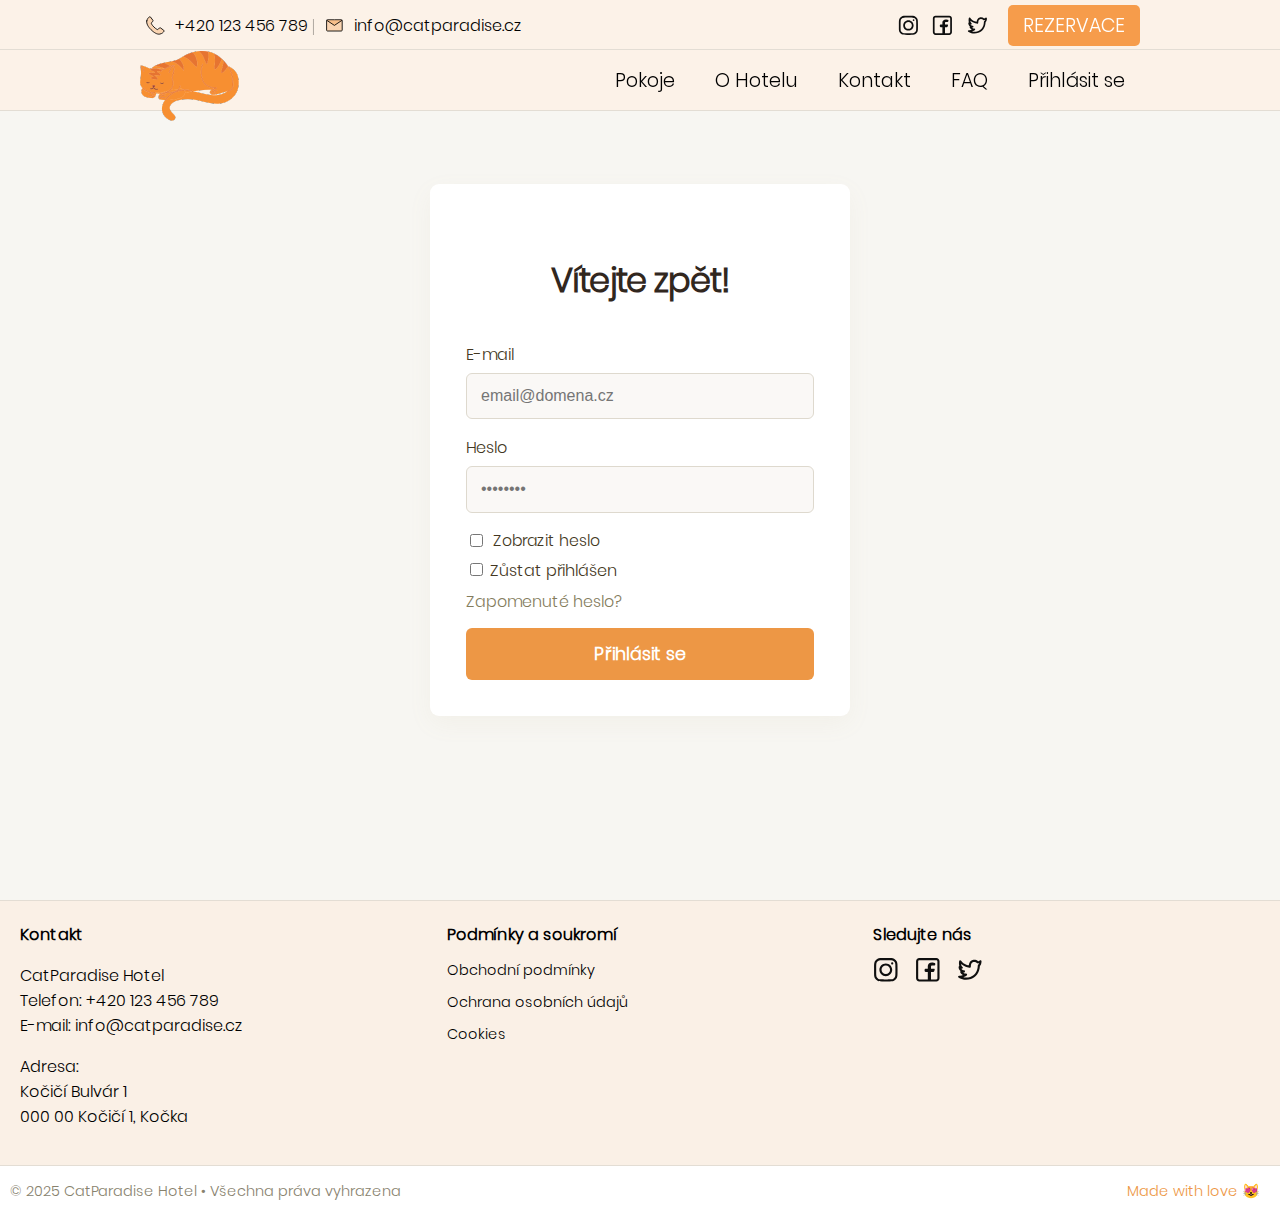
<file: AccountPage.html>
<!DOCTYPE html>
<html lang="cs">
<head>
    <meta charset="UTF-8">
    <meta name="viewport" content="width=device-width, initial-scale=1.0">
    <title>Můj účet | Cat Paradise Hotel</title>
    <link rel="stylesheet" href="Styles/AccountStyles.css">
    <link rel="stylesheet" href="Styles/HeaderStyle.css">
    <link rel="stylesheet" href="Styles/FooterStyles.css">
    <script src="JavaScript/Account.js"></script>
    <script src="JavaScript/SideBar.js"></script>
    <link rel="icon" href="Images/icon.png" type="image/png">
    <style>
        @font-face {
            font-family: "Rosliya Quuen";
            src: url("Fonts/Rosliya Queen.ttf" ) format( "truetype");
        }
        @font-face {
            font-family: "Poppins-Light";
            src: url("Fonts/Poppins-Light.ttf" ) format( "truetype");
        }
    </style>
</head>

<body>
<header>
    <div class="topbar">
        <div class="topbar-cont">
            <div class="contact">
                <span class="icon-inline">
                <svg viewBox="0 0 24 24" fill="none" xmlns="http://www.w3.org/2000/svg">
                <path d="M2.01394 6.87134C1.34749 10.0618 3.85967 13.8597 7.01471 17.0147C10.1698 20.1698 13.9676 22.682 17.1581 22.0155C19.782 21.4674 21.1215 20.0697
                21.8754 18.8788C22.1355 18.4678 22.0042 17.9344 21.6143 17.6436L17.9224 14.8897C17.5243 14.5928 16.9685 14.633 16.6174 14.9842L14.6577 16.9438C14.6577
                16.9438 12.7529 16.3246 10.2288 13.8006C7.70482 11.2766 7.08564 9.37175 7.08564 9.37175L9.04529 7.4121C9.39648 7.06091 9.43671 6.5052 9.13975 6.10709L6.38585
                2.4151C6.09505 2.02525 5.56163 1.89395 5.15068 2.15407C3.9597 2.90794 2.56203 4.24747 2.01394 6.87134Z" stroke="#000000" stroke-linecap="round" stroke-linejoin="round"/>
                </svg>
                </span>
                <span class="tel-cislo">+420 123 456 789</span>
                <span class="linka">|</span>
                <span class="icon-inline">
                <svg viewBox="0 0 24 24" fill="none" xmlns="http://www.w3.org/2000/svg">
                    <path d="M3 17.5V6.5C3 5.94772 3.44772 5.5 4 5.5H12H20C20.5523 5.5 21 5.94772 21 6.5V17.5C21 18.0523 20.5523 18.5 20 18.5H4C3.44772 18.5 3 18.0523 3 17.5Z"
                          stroke="#000000" stroke-linejoin="round"/>
                    <path d="M3 6L12 12L21 6" stroke="#000000" stroke-linejoin="round"/>
                </svg>
                </span>
                <span class="email">info@catparadise.cz</span>
            </div>

            <div class="social">
                <span class="icon-inline">
                <a href="index.html"><svg viewBox="0 0 24 24" xmlns="http://www.w3.org/2000/svg">
                    <path fill-rule="evenodd" clip-rule="evenodd" d="M12 18C15.3137 18 18 15.3137 18 12C18 8.68629 15.3137 6 12 6C8.68629 6 6 8.68629 6 12C6 15.3137
                    8.68629 18 12 18ZM12 16C14.2091 16 16 14.2091 16 12C16 9.79086 14.2091 8 12 8C9.79086 8 8 9.79086 8 12C8 14.2091 9.79086 16 12 16Z" fill="#0F0F0F"/>
                    <path d="M18 5C17.4477 5 17 5.44772 17 6C17 6.55228 17.4477 7 18 7C18.5523 7 19 6.55228 19 6C19 5.44772 18.5523 5 18 5Z" fill="#0F0F0F"/>
                    <path fill-rule="evenodd" clip-rule="evenodd" d="M1.65396 4.27606C1 5.55953 1 7.23969 1 10.6V13.4C1 16.7603 1 18.4405 1.65396 19.7239C2.2292 20.8529
                    3.14708 21.7708 4.27606 22.346C5.55953 23 7.23969 23 10.6 23H13.4C16.7603 23 18.4405 23 19.7239 22.346C20.8529 21.7708 21.7708 20.8529 22.346 19.7239C23
                    18.4405 23 16.7603 23 13.4V10.6C23 7.23969 23 5.55953 22.346 4.27606C21.7708 3.14708 20.8529 2.2292 19.7239 1.65396C18.4405 1 16.7603 1 13.4 1H10.6C7.23969
                    1 5.55953 1 4.27606 1.65396C3.14708 2.2292 2.2292 3.14708 1.65396 4.27606ZM13.4 3H10.6C8.88684 3 7.72225 3.00156 6.82208 3.0751C5.94524 3.14674 5.49684 3.27659
                    5.18404 3.43597C4.43139 3.81947 3.81947 4.43139 3.43597 5.18404C3.27659 5.49684 3.14674 5.94524 3.0751 6.82208C3.00156 7.72225 3 8.88684 3 10.6V13.4C3 15.1132
                    3.00156 16.2777 3.0751 17.1779C3.14674 18.0548 3.27659 18.5032 3.43597 18.816C3.81947 19.5686 4.43139 20.1805 5.18404 20.564C5.49684 20.7234 5.94524 20.8533
                    6.82208 20.9249C7.72225 20.9984 8.88684 21 10.6 21H13.4C15.1132 21 16.2777 20.9984 17.1779 20.9249C18.0548 20.8533 18.5032 20.7234 18.816 20.564C19.5686 20.1805
                    20.1805 19.5686 20.564 18.816C20.7234 18.5032 20.8533 18.0548 20.9249 17.1779C20.9984 16.2777 21 15.1132 21 13.4V10.6C21 8.88684 20.9984 7.72225 20.9249
                    6.82208C20.8533 5.94524 20.7234 5.49684 20.564 5.18404C20.1805 4.43139 19.5686 3.81947 18.816 3.43597C18.5032 3.27659 18.0548 3.14674 17.1779 3.0751C16.2777
                    3.00156 15.1132 3 13.4 3Z" fill="#0F0F0F"/><!-- Instagram --></svg></a>
                <a href="index.html"><svg viewBox="0 0 24 24" xmlns="http://www.w3.org/2000/svg">
                    <path fill-rule="evenodd" clip-rule="evenodd" d="M20 1C21.6569 1 23 2.34315 23 4V20C23 21.6569 21.6569 23 20 23H4C2.34315 23 1 21.6569 1 20V4C1 2.34315
                    2.34315 1 4 1H20ZM20 3C20.5523 3 21 3.44772 21 4V20C21 20.5523 20.5523 21 20 21H15V13.9999H17.0762C17.5066 13.9999 17.8887 13.7245 18.0249 13.3161L18.4679
                    11.9871C18.6298 11.5014 18.2683 10.9999 17.7564 10.9999H15V8.99992C15 8.49992 15.5 7.99992 16 7.99992H18C18.5523 7.99992 19 7.5522 19 6.99992V6.31393C19
                    5.99091 18.7937 5.7013 18.4813 5.61887C17.1705 5.27295 16 5.27295 16 5.27295C13.5 5.27295 12 6.99992 12 8.49992V10.9999H10C9.44772 10.9999 9 11.4476 9
                    11.9999V12.9999C9 13.5522 9.44771 13.9999 10 13.9999H12V21H4C3.44772 21 3 20.5523 3 20V4C3 3.44772 3.44772 3 4 3H20Z" fill="#0F0F0F"/><!-- Facebook --></svg></a>
                <a href="index.html"><svg viewBox="0 0 24 24" xmlns="http://www.w3.org/2000/svg">
                    <path fill-rule="evenodd" clip-rule="evenodd" d="M19.7828 3.91825C20.1313 3.83565 20.3743 3.75444 20.5734 3.66915C20.8524 3.54961 21.0837 3.40641 21.4492
                    3.16524C21.7563 2.96255 22.1499 2.9449 22.4739 3.11928C22.7979 3.29366 23 3.6319 23 3.99986C23 5.08079 22.8653 5.96673 22.5535 6.7464C22.2911 7.40221 21.9225
                    7.93487 21.4816 8.41968C21.2954 11.7828 20.3219 14.4239 18.8336 16.4248C17.291 18.4987 15.2386 19.8268 13.0751 20.5706C10.9179 21.3121 8.63863 21.4778 6.5967
                    21.2267C4.56816 20.9773 2.69304 20.3057 1.38605 19.2892C1.02813 19.0108 0.902313 18.5264 1.07951 18.109C1.25671 17.6916 1.69256 17.4457 2.14144 17.5099C3.42741
                    17.6936 4.6653 17.4012 5.6832 16.9832C5.48282 16.8742 5.29389 16.7562 5.11828 16.6346C4.19075 15.9925 3.4424 15.1208 3.10557 14.4471C2.96618 14.1684 2.96474
                    13.8405 3.10168 13.5606C3.17232 13.4161 3.27562 13.293 3.40104 13.1991C2.04677 12.0814 1.49999 10.5355 1.49999 9.49986C1.49999 9.19192 1.64187 8.90115 1.88459
                    8.71165C1.98665 8.63197 2.10175 8.57392 2.22308 8.53896C2.12174 8.24222 2.0431 7.94241 1.98316 7.65216C1.71739 6.3653 1.74098 4.91284 2.02985 3.75733C2.1287
                    3.36191 2.45764 3.06606 2.86129 3.00952C3.26493 2.95299 3.6625 3.14709 3.86618 3.50014C4.94369 5.36782 6.93116 6.50943 8.78086 7.18568C9.6505 7.50362 10.4559
                    7.70622 11.0596 7.83078C11.1899 6.61019 11.5307 5.6036 12.0538 4.80411C12.7439 3.74932 13.7064 3.12525 14.74 2.84698C16.5227 2.36708 18.5008 2.91382 19.7828
                    3.91825ZM10.7484 9.80845C10.0633 9.67087 9.12171 9.43976 8.09412 9.06408C6.7369 8.56789 5.16088 7.79418 3.84072 6.59571C3.86435 6.81625 3.89789 7.03492 3.94183
                    7.24766C4.16308 8.31899 4.5742 8.91899 4.94721 9.10549C5.40342 9.3336 5.61484 9.8685 5.43787 10.3469C5.19827 10.9946 4.56809 11.0477 3.99551 10.9046C4.45603
                    11.595 5.28377 12.2834 6.66439 12.5135C7.14057 12.5929 7.49208 13.0011 7.49986 13.4838C7.50765 13.9665 7.16949 14.3858 6.69611 14.4805L5.82565 14.6546C5.95881
                    14.7703 6.103 14.8838 6.2567 14.9902C6.95362 15.4727 7.65336 15.6808 8.25746 15.5298C8.70991 15.4167 9.18047 15.6313 9.39163 16.0472C9.60278 16.463 9.49846
                    16.9696 9.14018 17.2681C8.49626 17.8041 7.74425 18.2342 6.99057 18.5911C6.63675 18.7587 6.24134 18.9241 5.8119 19.0697C6.14218 19.1402 6.48586 19.198 6.84078
                    19.2417C8.61136 19.4594 10.5821 19.3126 12.4249 18.6792C14.2614 18.0479 15.9589 16.9385 17.2289 15.2312C18.497 13.5262 19.382 11.1667 19.5007 7.96291C19.51
                    7.71067 19.6144 7.47129 19.7929 7.29281C20.2425 6.84316 20.6141 6.32777 20.7969 5.7143C20.477 5.81403 20.1168 5.90035 19.6878 5.98237C19.3623 6.04459 19.0272
                    5.94156 18.7929 5.70727C18.0284 4.94274 16.5164 4.43998 15.2599 4.77822C14.6686 4.93741 14.1311 5.28203 13.7274 5.89906C13.3153 6.52904 13 7.51045 13 8.9999C13
                    9.28288 12.8801 9.5526 12.6701 9.74221C12.1721 10.1917 11.334 9.92603 10.7484 9.80845Z" fill="#0F0F0F"/><!-- Twitter --></svg></a>
                </span>
                <a href="RezervacePage.html">
                    <button class="reservation-btn">REZERVACE</button>
                </a>
            </div>
        </div>
    </div>

    <nav class="navbar">
        <div class="nav-cont">
            <div class="logo">
                <a href="index.html"><img src="Images/Logo.png" alt="logo"></a>
            </div>

            <a id="ham-button" href="#" aria-label="Otevřít menu">
                <svg viewBox="0 0 24 24" fill="none" xmlns="http://www.w3.org/2000/svg">
                    <path d="M6 12H18" stroke="#000000" stroke-linecap="round" stroke-linejoin="round"/>
                    <path d="M6 15.5H18" stroke="#000000" stroke-linecap="round" stroke-linejoin="round"/>
                    <path d="M6 8.5H18" stroke="#000000" stroke-linecap="round" stroke-linejoin="round"/>
                </svg>
            </a>

            <ul class="menu">
                <li><a href="PokojePage.html">Pokoje</a></li>
                <li><a href="AboutHotelPage.html">O Hotelu</a></li>
                <li><a href="KontaktPage.html">Kontakt</a></li>
                <li><a href="FAQPage.html">FAQ</a></li>
                <li><a href="LoginPage.html" id="login-profile-link">Přihlásit se</a></li>
            </ul>

            <ul id="menu-mobile" class="menu-mobile">
                <li><a href="PokojePage.html">Pokoje</a></li>
                <li><a href="AboutHotelPage.html">O Hotelu</a></li>
                <li><a href="KontaktPage.html">Kontakt</a></li>
                <li><a href="FAQPage.html">FAQ</a></li>
                <li><a href="LoginPage.html" id="login-profile-link-mobile">Přihlásit se</a></li>
                <li><a href="RezervacePage.html">Rezervace</a></li>
            </ul>
        </div>
    </nav>
</header>

<main>
    <div class="account-container">
        <h2>Podrobnosti o mně a kočkách</h2>
        <!-- Záložky -->
        <nav class="account-tabs">
            <button class="tab-btn active" data-tab="me">Já, majitel</button>
            <button class="tab-btn" data-tab="cats">Moje kočky</button>
            <button class="tab-btn" data-tab="reservations">Moje rezervace</button>
            <button class="tab-btn" data-tab="settings">Nastavení a notifikace</button>
            <button class="logout-btn">Odhlásit se</button>
        </nav>
        <div class="account-content-wrapper">
        <div class="tabs-content">
            <!-- Já, majitel -->
            <section class="tab-pane" id="tab-me">
                <h2>Můj profil</h2>
                <div class="profile-info">
                    <!-- Data do tabulky se budou načítat dynamicky z backendu -->
                    <label>Jméno: <span id="owner-firstname"></span></label><br />
                    <label>Příjmení: <span id="owner-lastname"></span></label><br />
                    <label>E-mail: <span id="owner-email"></span></label><br />
                    <label>Telefon: <span id="owner-phone"></span></label>
                </div>
                <button class="owner-edit-btn">Upravit</button>
            </section>

            <!-- Moje kočky -->
            <section class="tab-pane" id="tab-cats" style="display:none;">
                <h2>Moje kočky</h2>
                <button class="add-cat-btn">+ Přidat kočku</button>
                <div class="cat-list" id="cats-list">
                    <!-- Kočky se budou generovat zde z backend dat -->
                </div>
            </section>

            <!-- Moje rezervace -->
            <section class="tab-pane" id="tab-reservations" style="display:none;">
                <h2>Moje rezervace</h2>
                <div class="reservations-list" id="reservations-list">
                    <!-- Rezervace se budou generovat zde z backendu -->
                </div>
            </section>

            <!-- Nastavení a notifikace -->
            <section class="tab-pane" id="tab-settings" style="display:none;">
                <h2>Nastavení a notifikace</h2>
                <form id="settings-form">
                    <fieldset>
                        <legend>Vyberte upozornění:</legend>
                        <label><input type="checkbox" name="emailNotification" /> E-mailem</label><br />
                        <label><input type="checkbox" name="smsNotification" /> SMS</label>
                    </fieldset>
                    <fieldset>
                        <legend>Změna hesla</legend>
                        <label>Nové heslo<br />
                            <input type="password" id="new-password" placeholder="Zadejte nové heslo" />
                        </label><br />
                        <label>Potvrzení hesla<br />
                            <input type="password" id="confirm-password" placeholder="Zadejte znovu heslo" />
                        </label><br />
                        <button type="submit" class="change-pw-btn">Změnit heslo</button>
                    </fieldset>
                </form>
            </section>
        </div>
            <div class="profile-image">
                <img src="./Images/loginpage.png" alt="Majitel s kočkou" />
            </div>
        </div>
    </div>
</main>

<footer class="footer">
    <div class="footer-contact">
        <h4>Kontakt</h4>
        <p>
            CatParadise Hotel<br>
            Telefon: +420 123 456 789<br>
            E-mail: info@catparadise.cz
        </p>
        <p>
            Adresa:<br>
            Kočičí Bulvár 1<br>
            000 00 Kočičí 1, Kočka
        </p>
    </div>
    <div class="footer-legal">
        <h4>Podmínky a soukromí</h4>
        <ul>
            <li><a href="#">Obchodní podmínky</a></li>
            <li><a href="#">Ochrana osobních údajů</a></li>
            <li><a href="#">Cookies</a></li>
        </ul>
    </div>
    <div class="footer-social">
        <h4>Sledujte nás</h4>
        <div class="social-icons">
            <a href="index.html"><svg width="25px" height="25px" viewBox="0 0 24 24" xmlns="http://www.w3.org/2000/svg">
                <path fill-rule="evenodd" clip-rule="evenodd" d="M12 18C15.3137 18 18 15.3137 18 12C18 8.68629 15.3137 6 12 6C8.68629 6 6 8.68629 6 12C6 15.3137
                8.68629 18 12 18ZM12 16C14.2091 16 16 14.2091 16 12C16 9.79086 14.2091 8 12 8C9.79086 8 8 9.79086 8 12C8 14.2091 9.79086 16 12 16Z" fill="#0F0F0F"/>
                <path d="M18 5C17.4477 5 17 5.44772 17 6C17 6.55228 17.4477 7 18 7C18.5523 7 19 6.55228 19 6C19 5.44772 18.5523 5 18 5Z" fill="#0F0F0F"/>
                <path fill-rule="evenodd" clip-rule="evenodd" d="M1.65396 4.27606C1 5.55953 1 7.23969 1 10.6V13.4C1 16.7603 1 18.4405 1.65396 19.7239C2.2292 20.8529
                3.14708 21.7708 4.27606 22.346C5.55953 23 7.23969 23 10.6 23H13.4C16.7603 23 18.4405 23 19.7239 22.346C20.8529 21.7708 21.7708 20.8529 22.346 19.7239C23
                18.4405 23 16.7603 23 13.4V10.6C23 7.23969 23 5.55953 22.346 4.27606C21.7708 3.14708 20.8529 2.2292 19.7239 1.65396C18.4405 1 16.7603 1 13.4 1H10.6C7.23969
                1 5.55953 1 4.27606 1.65396C3.14708 2.2292 2.2292 3.14708 1.65396 4.27606ZM13.4 3H10.6C8.88684 3 7.72225 3.00156 6.82208 3.0751C5.94524 3.14674 5.49684 3.27659
                5.18404 3.43597C4.43139 3.81947 3.81947 4.43139 3.43597 5.18404C3.27659 5.49684 3.14674 5.94524 3.0751 6.82208C3.00156 7.72225 3 8.88684 3 10.6V13.4C3 15.1132
                3.00156 16.2777 3.0751 17.1779C3.14674 18.0548 3.27659 18.5032 3.43597 18.816C3.81947 19.5686 4.43139 20.1805 5.18404 20.564C5.49684 20.7234 5.94524 20.8533
                6.82208 20.9249C7.72225 20.9984 8.88684 21 10.6 21H13.4C15.1132 21 16.2777 20.9984 17.1779 20.9249C18.0548 20.8533 18.5032 20.7234 18.816 20.564C19.5686 20.1805
                20.1805 19.5686 20.564 18.816C20.7234 18.5032 20.8533 18.0548 20.9249 17.1779C20.9984 16.2777 21 15.1132 21 13.4V10.6C21 8.88684 20.9984 7.72225 20.9249
                6.82208C20.8533 5.94524 20.7234 5.49684 20.564 5.18404C20.1805 4.43139 19.5686 3.81947 18.816 3.43597C18.5032 3.27659 18.0548 3.14674 17.1779 3.0751C16.2777
                3.00156 15.1132 3 13.4 3Z" fill="#0F0F0F"/><!-- Instagram --></svg></a>
            <a href="index.html"><svg width="25px" height="25px" viewBox="0 0 24 24" xmlns="http://www.w3.org/2000/svg">
                <path fill-rule="evenodd" clip-rule="evenodd" d="M20 1C21.6569 1 23 2.34315 23 4V20C23 21.6569 21.6569 23 20 23H4C2.34315 23 1 21.6569 1 20V4C1 2.34315
                2.34315 1 4 1H20ZM20 3C20.5523 3 21 3.44772 21 4V20C21 20.5523 20.5523 21 20 21H15V13.9999H17.0762C17.5066 13.9999 17.8887 13.7245 18.0249 13.3161L18.4679
                11.9871C18.6298 11.5014 18.2683 10.9999 17.7564 10.9999H15V8.99992C15 8.49992 15.5 7.99992 16 7.99992H18C18.5523 7.99992 19 7.5522 19 6.99992V6.31393C19
                5.99091 18.7937 5.7013 18.4813 5.61887C17.1705 5.27295 16 5.27295 16 5.27295C13.5 5.27295 12 6.99992 12 8.49992V10.9999H10C9.44772 10.9999 9 11.4476 9
                11.9999V12.9999C9 13.5522 9.44771 13.9999 10 13.9999H12V21H4C3.44772 21 3 20.5523 3 20V4C3 3.44772 3.44772 3 4 3H20Z" fill="#0F0F0F"/><!-- Facebook --></svg></a>
            <a href="index.html"><svg width="25px" height="25px" viewBox="0 0 24 24" xmlns="http://www.w3.org/2000/svg">
                <path fill-rule="evenodd" clip-rule="evenodd" d="M19.7828 3.91825C20.1313 3.83565 20.3743 3.75444 20.5734 3.66915C20.8524 3.54961 21.0837 3.40641 21.4492
                3.16524C21.7563 2.96255 22.1499 2.9449 22.4739 3.11928C22.7979 3.29366 23 3.6319 23 3.99986C23 5.08079 22.8653 5.96673 22.5535 6.7464C22.2911 7.40221 21.9225
                7.93487 21.4816 8.41968C21.2954 11.7828 20.3219 14.4239 18.8336 16.4248C17.291 18.4987 15.2386 19.8268 13.0751 20.5706C10.9179 21.3121 8.63863 21.4778 6.5967
                21.2267C4.56816 20.9773 2.69304 20.3057 1.38605 19.2892C1.02813 19.0108 0.902313 18.5264 1.07951 18.109C1.25671 17.6916 1.69256 17.4457 2.14144 17.5099C3.42741
                17.6936 4.6653 17.4012 5.6832 16.9832C5.48282 16.8742 5.29389 16.7562 5.11828 16.6346C4.19075 15.9925 3.4424 15.1208 3.10557 14.4471C2.96618 14.1684 2.96474
                13.8405 3.10168 13.5606C3.17232 13.4161 3.27562 13.293 3.40104 13.1991C2.04677 12.0814 1.49999 10.5355 1.49999 9.49986C1.49999 9.19192 1.64187 8.90115 1.88459
                8.71165C1.98665 8.63197 2.10175 8.57392 2.22308 8.53896C2.12174 8.24222 2.0431 7.94241 1.98316 7.65216C1.71739 6.3653 1.74098 4.91284 2.02985 3.75733C2.1287
                3.36191 2.45764 3.06606 2.86129 3.00952C3.26493 2.95299 3.6625 3.14709 3.86618 3.50014C4.94369 5.36782 6.93116 6.50943 8.78086 7.18568C9.6505 7.50362 10.4559
                7.70622 11.0596 7.83078C11.1899 6.61019 11.5307 5.6036 12.0538 4.80411C12.7439 3.74932 13.7064 3.12525 14.74 2.84698C16.5227 2.36708 18.5008 2.91382 19.7828
                3.91825ZM10.7484 9.80845C10.0633 9.67087 9.12171 9.43976 8.09412 9.06408C6.7369 8.56789 5.16088 7.79418 3.84072 6.59571C3.86435 6.81625 3.89789 7.03492 3.94183
                7.24766C4.16308 8.31899 4.5742 8.91899 4.94721 9.10549C5.40342 9.3336 5.61484 9.8685 5.43787 10.3469C5.19827 10.9946 4.56809 11.0477 3.99551 10.9046C4.45603
                11.595 5.28377 12.2834 6.66439 12.5135C7.14057 12.5929 7.49208 13.0011 7.49986 13.4838C7.50765 13.9665 7.16949 14.3858 6.69611 14.4805L5.82565 14.6546C5.95881
                14.7703 6.103 14.8838 6.2567 14.9902C6.95362 15.4727 7.65336 15.6808 8.25746 15.5298C8.70991 15.4167 9.18047 15.6313 9.39163 16.0472C9.60278 16.463 9.49846
                16.9696 9.14018 17.2681C8.49626 17.8041 7.74425 18.2342 6.99057 18.5911C6.63675 18.7587 6.24134 18.9241 5.8119 19.0697C6.14218 19.1402 6.48586 19.198 6.84078
                19.2417C8.61136 19.4594 10.5821 19.3126 12.4249 18.6792C14.2614 18.0479 15.9589 16.9385 17.2289 15.2312C18.497 13.5262 19.382 11.1667 19.5007 7.96291C19.51
                7.71067 19.6144 7.47129 19.7929 7.29281C20.2425 6.84316 20.6141 6.32777 20.7969 5.7143C20.477 5.81403 20.1168 5.90035 19.6878 5.98237C19.3623 6.04459 19.0272
                5.94156 18.7929 5.70727C18.0284 4.94274 16.5164 4.43998 15.2599 4.77822C14.6686 4.93741 14.1311 5.28203 13.7274 5.89906C13.3153 6.52904 13 7.51045 13 8.9999C13
                9.28288 12.8801 9.5526 12.6701 9.74221C12.1721 10.1917 11.334 9.92603 10.7484 9.80845Z" fill="#0F0F0F"/><!-- Twitter --></svg></a>
        </div>
    </div>
    <div class="footer-bottom">
        <p>&copy; 2025 CatParadise Hotel • Všechna práva vyhrazena</p>
        <p class="love">Made with love &#128571;</p>
    </div>
</footer>
</body>
</html>
</file>
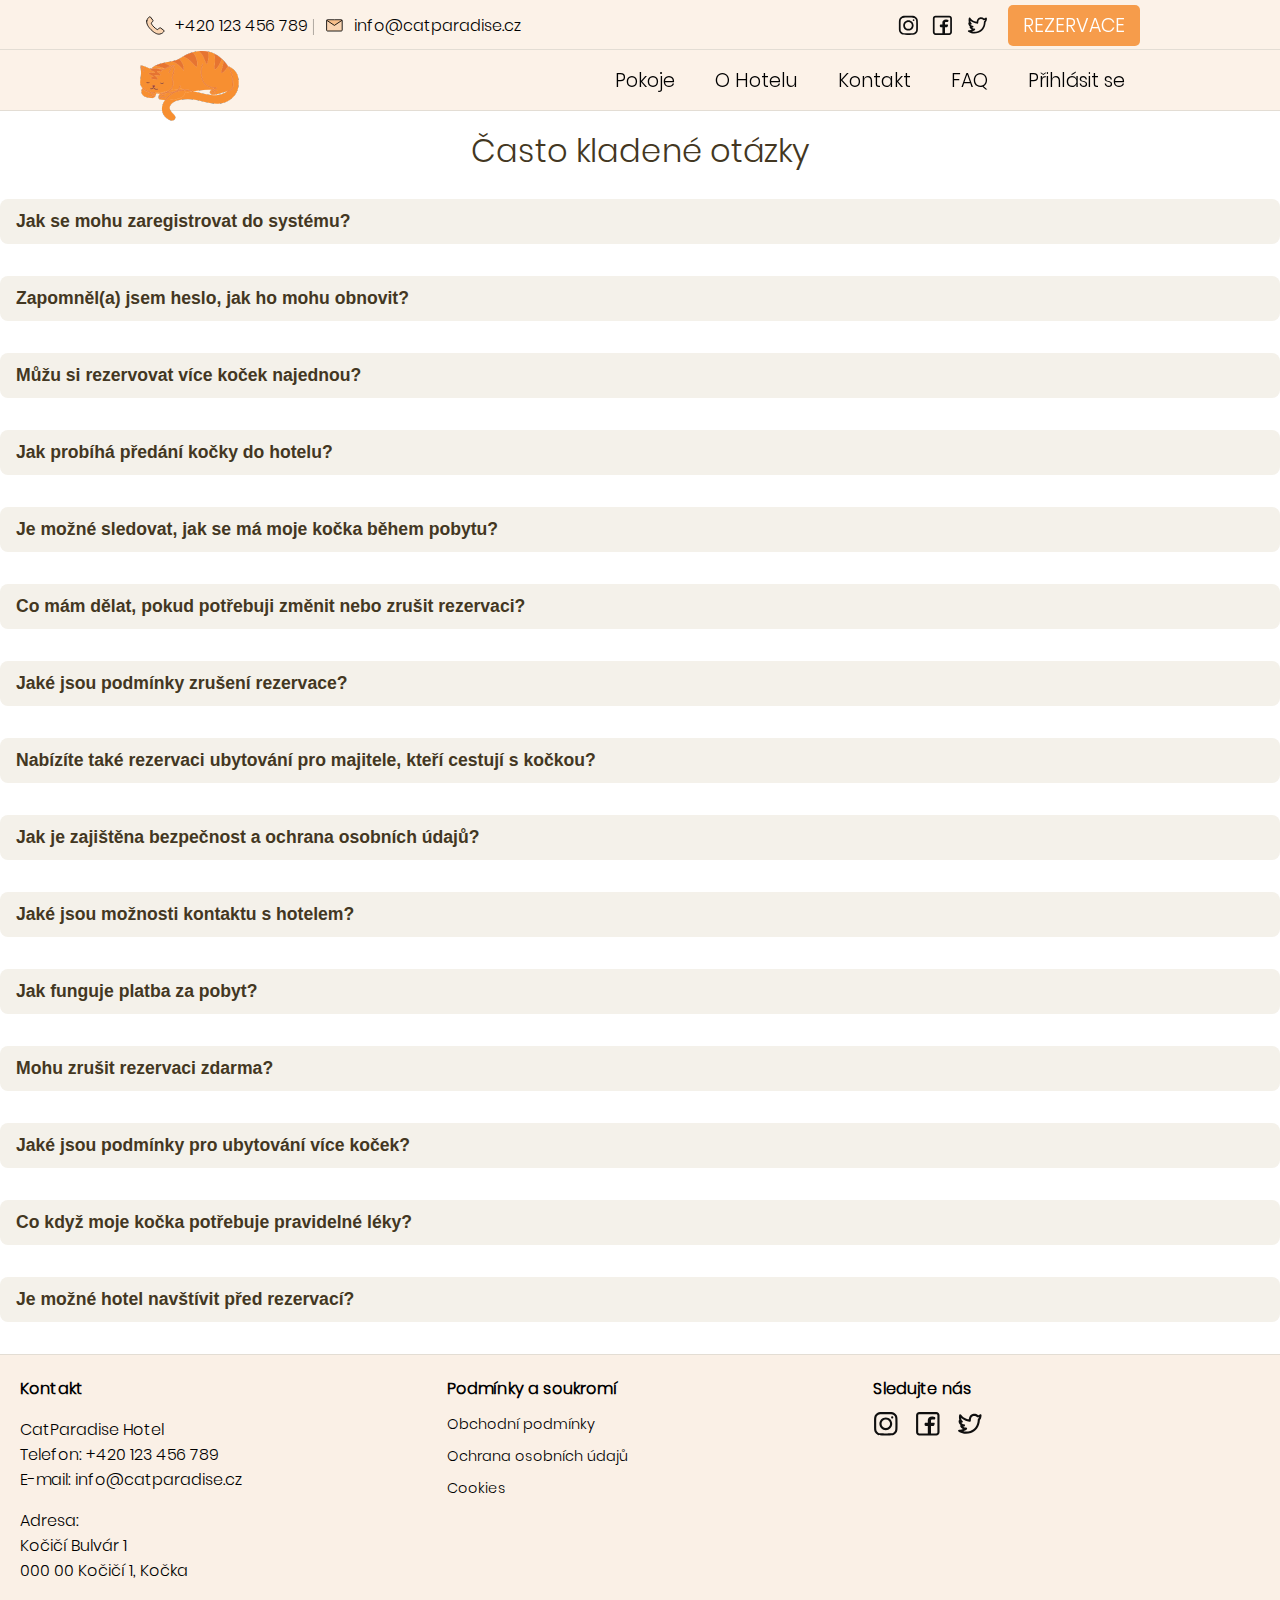
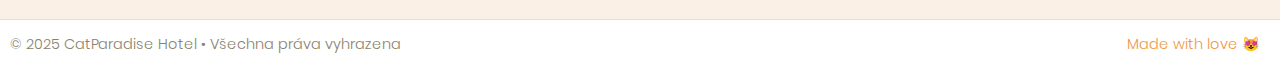
<file: FAQPage.html>
<!DOCTYPE html>
<html lang="cs">
<head>
    <meta charset="UTF-8">
    <meta name="viewport" content="width=device-width, initial-scale=1.0">
    <title>FAQ | Cat Paradise Hotel</title>
    <link rel="stylesheet" href="Styles/FAQStyles.css">
    <link rel="stylesheet" href="Styles/HeaderStyle.css">
    <link rel="stylesheet" href="Styles/FooterStyles.css">
    <script src="JavaScript/FAQ.js"></script>
    <script src="JavaScript/SideBar.js"></script>
    <link rel="icon" href="Images/icon.png" type="image/png">
    <style>
        @font-face {
            font-family: "Rosliya Quuen";
            src: url("Fonts/Rosliya Queen.ttf" ) format( "truetype");
        }
        @font-face {
            font-family: "Poppins-Light";
            src: url("Fonts/Poppins-Light.ttf" ) format( "truetype");
        }
    </style>
</head>

<body>
<header>
    <div class="topbar">
        <div class="topbar-cont">
            <div class="contact">
                <span class="icon-inline">
                <svg viewBox="0 0 24 24" fill="none" xmlns="http://www.w3.org/2000/svg">
                <path d="M2.01394 6.87134C1.34749 10.0618 3.85967 13.8597 7.01471 17.0147C10.1698 20.1698 13.9676 22.682 17.1581 22.0155C19.782 21.4674 21.1215 20.0697
                21.8754 18.8788C22.1355 18.4678 22.0042 17.9344 21.6143 17.6436L17.9224 14.8897C17.5243 14.5928 16.9685 14.633 16.6174 14.9842L14.6577 16.9438C14.6577
                16.9438 12.7529 16.3246 10.2288 13.8006C7.70482 11.2766 7.08564 9.37175 7.08564 9.37175L9.04529 7.4121C9.39648 7.06091 9.43671 6.5052 9.13975 6.10709L6.38585
                2.4151C6.09505 2.02525 5.56163 1.89395 5.15068 2.15407C3.9597 2.90794 2.56203 4.24747 2.01394 6.87134Z" stroke="#000000" stroke-linecap="round" stroke-linejoin="round"/>
                </svg>
                </span>
                <span class="tel-cislo">+420 123 456 789</span>
                <span class="linka">|</span>
                <span class="icon-inline">
                <svg viewBox="0 0 24 24" fill="none" xmlns="http://www.w3.org/2000/svg">
                    <path d="M3 17.5V6.5C3 5.94772 3.44772 5.5 4 5.5H12H20C20.5523 5.5 21 5.94772 21 6.5V17.5C21 18.0523 20.5523 18.5 20 18.5H4C3.44772 18.5 3 18.0523 3 17.5Z"
                          stroke="#000000" stroke-linejoin="round"/>
                    <path d="M3 6L12 12L21 6" stroke="#000000" stroke-linejoin="round"/>
                </svg>
                </span>
                <span class="email">info@catparadise.cz</span>
            </div>

            <div class="social">
                <span class="icon-inline">
                <a href="index.html"><svg viewBox="0 0 24 24" xmlns="http://www.w3.org/2000/svg">
                    <path fill-rule="evenodd" clip-rule="evenodd" d="M12 18C15.3137 18 18 15.3137 18 12C18 8.68629 15.3137 6 12 6C8.68629 6 6 8.68629 6 12C6 15.3137
                    8.68629 18 12 18ZM12 16C14.2091 16 16 14.2091 16 12C16 9.79086 14.2091 8 12 8C9.79086 8 8 9.79086 8 12C8 14.2091 9.79086 16 12 16Z" fill="#0F0F0F"/>
                    <path d="M18 5C17.4477 5 17 5.44772 17 6C17 6.55228 17.4477 7 18 7C18.5523 7 19 6.55228 19 6C19 5.44772 18.5523 5 18 5Z" fill="#0F0F0F"/>
                    <path fill-rule="evenodd" clip-rule="evenodd" d="M1.65396 4.27606C1 5.55953 1 7.23969 1 10.6V13.4C1 16.7603 1 18.4405 1.65396 19.7239C2.2292 20.8529
                    3.14708 21.7708 4.27606 22.346C5.55953 23 7.23969 23 10.6 23H13.4C16.7603 23 18.4405 23 19.7239 22.346C20.8529 21.7708 21.7708 20.8529 22.346 19.7239C23
                    18.4405 23 16.7603 23 13.4V10.6C23 7.23969 23 5.55953 22.346 4.27606C21.7708 3.14708 20.8529 2.2292 19.7239 1.65396C18.4405 1 16.7603 1 13.4 1H10.6C7.23969
                    1 5.55953 1 4.27606 1.65396C3.14708 2.2292 2.2292 3.14708 1.65396 4.27606ZM13.4 3H10.6C8.88684 3 7.72225 3.00156 6.82208 3.0751C5.94524 3.14674 5.49684 3.27659
                    5.18404 3.43597C4.43139 3.81947 3.81947 4.43139 3.43597 5.18404C3.27659 5.49684 3.14674 5.94524 3.0751 6.82208C3.00156 7.72225 3 8.88684 3 10.6V13.4C3 15.1132
                    3.00156 16.2777 3.0751 17.1779C3.14674 18.0548 3.27659 18.5032 3.43597 18.816C3.81947 19.5686 4.43139 20.1805 5.18404 20.564C5.49684 20.7234 5.94524 20.8533
                    6.82208 20.9249C7.72225 20.9984 8.88684 21 10.6 21H13.4C15.1132 21 16.2777 20.9984 17.1779 20.9249C18.0548 20.8533 18.5032 20.7234 18.816 20.564C19.5686 20.1805
                    20.1805 19.5686 20.564 18.816C20.7234 18.5032 20.8533 18.0548 20.9249 17.1779C20.9984 16.2777 21 15.1132 21 13.4V10.6C21 8.88684 20.9984 7.72225 20.9249
                    6.82208C20.8533 5.94524 20.7234 5.49684 20.564 5.18404C20.1805 4.43139 19.5686 3.81947 18.816 3.43597C18.5032 3.27659 18.0548 3.14674 17.1779 3.0751C16.2777
                    3.00156 15.1132 3 13.4 3Z" fill="#0F0F0F"/><!-- Instagram --></svg></a>
                <a href="index.html"><svg viewBox="0 0 24 24" xmlns="http://www.w3.org/2000/svg">
                    <path fill-rule="evenodd" clip-rule="evenodd" d="M20 1C21.6569 1 23 2.34315 23 4V20C23 21.6569 21.6569 23 20 23H4C2.34315 23 1 21.6569 1 20V4C1 2.34315
                    2.34315 1 4 1H20ZM20 3C20.5523 3 21 3.44772 21 4V20C21 20.5523 20.5523 21 20 21H15V13.9999H17.0762C17.5066 13.9999 17.8887 13.7245 18.0249 13.3161L18.4679
                    11.9871C18.6298 11.5014 18.2683 10.9999 17.7564 10.9999H15V8.99992C15 8.49992 15.5 7.99992 16 7.99992H18C18.5523 7.99992 19 7.5522 19 6.99992V6.31393C19
                    5.99091 18.7937 5.7013 18.4813 5.61887C17.1705 5.27295 16 5.27295 16 5.27295C13.5 5.27295 12 6.99992 12 8.49992V10.9999H10C9.44772 10.9999 9 11.4476 9
                    11.9999V12.9999C9 13.5522 9.44771 13.9999 10 13.9999H12V21H4C3.44772 21 3 20.5523 3 20V4C3 3.44772 3.44772 3 4 3H20Z" fill="#0F0F0F"/><!-- Facebook --></svg></a>
                <a href="index.html"><svg viewBox="0 0 24 24" xmlns="http://www.w3.org/2000/svg">
                    <path fill-rule="evenodd" clip-rule="evenodd" d="M19.7828 3.91825C20.1313 3.83565 20.3743 3.75444 20.5734 3.66915C20.8524 3.54961 21.0837 3.40641 21.4492
                    3.16524C21.7563 2.96255 22.1499 2.9449 22.4739 3.11928C22.7979 3.29366 23 3.6319 23 3.99986C23 5.08079 22.8653 5.96673 22.5535 6.7464C22.2911 7.40221 21.9225
                    7.93487 21.4816 8.41968C21.2954 11.7828 20.3219 14.4239 18.8336 16.4248C17.291 18.4987 15.2386 19.8268 13.0751 20.5706C10.9179 21.3121 8.63863 21.4778 6.5967
                    21.2267C4.56816 20.9773 2.69304 20.3057 1.38605 19.2892C1.02813 19.0108 0.902313 18.5264 1.07951 18.109C1.25671 17.6916 1.69256 17.4457 2.14144 17.5099C3.42741
                    17.6936 4.6653 17.4012 5.6832 16.9832C5.48282 16.8742 5.29389 16.7562 5.11828 16.6346C4.19075 15.9925 3.4424 15.1208 3.10557 14.4471C2.96618 14.1684 2.96474
                    13.8405 3.10168 13.5606C3.17232 13.4161 3.27562 13.293 3.40104 13.1991C2.04677 12.0814 1.49999 10.5355 1.49999 9.49986C1.49999 9.19192 1.64187 8.90115 1.88459
                    8.71165C1.98665 8.63197 2.10175 8.57392 2.22308 8.53896C2.12174 8.24222 2.0431 7.94241 1.98316 7.65216C1.71739 6.3653 1.74098 4.91284 2.02985 3.75733C2.1287
                    3.36191 2.45764 3.06606 2.86129 3.00952C3.26493 2.95299 3.6625 3.14709 3.86618 3.50014C4.94369 5.36782 6.93116 6.50943 8.78086 7.18568C9.6505 7.50362 10.4559
                    7.70622 11.0596 7.83078C11.1899 6.61019 11.5307 5.6036 12.0538 4.80411C12.7439 3.74932 13.7064 3.12525 14.74 2.84698C16.5227 2.36708 18.5008 2.91382 19.7828
                    3.91825ZM10.7484 9.80845C10.0633 9.67087 9.12171 9.43976 8.09412 9.06408C6.7369 8.56789 5.16088 7.79418 3.84072 6.59571C3.86435 6.81625 3.89789 7.03492 3.94183
                    7.24766C4.16308 8.31899 4.5742 8.91899 4.94721 9.10549C5.40342 9.3336 5.61484 9.8685 5.43787 10.3469C5.19827 10.9946 4.56809 11.0477 3.99551 10.9046C4.45603
                    11.595 5.28377 12.2834 6.66439 12.5135C7.14057 12.5929 7.49208 13.0011 7.49986 13.4838C7.50765 13.9665 7.16949 14.3858 6.69611 14.4805L5.82565 14.6546C5.95881
                    14.7703 6.103 14.8838 6.2567 14.9902C6.95362 15.4727 7.65336 15.6808 8.25746 15.5298C8.70991 15.4167 9.18047 15.6313 9.39163 16.0472C9.60278 16.463 9.49846
                    16.9696 9.14018 17.2681C8.49626 17.8041 7.74425 18.2342 6.99057 18.5911C6.63675 18.7587 6.24134 18.9241 5.8119 19.0697C6.14218 19.1402 6.48586 19.198 6.84078
                    19.2417C8.61136 19.4594 10.5821 19.3126 12.4249 18.6792C14.2614 18.0479 15.9589 16.9385 17.2289 15.2312C18.497 13.5262 19.382 11.1667 19.5007 7.96291C19.51
                    7.71067 19.6144 7.47129 19.7929 7.29281C20.2425 6.84316 20.6141 6.32777 20.7969 5.7143C20.477 5.81403 20.1168 5.90035 19.6878 5.98237C19.3623 6.04459 19.0272
                    5.94156 18.7929 5.70727C18.0284 4.94274 16.5164 4.43998 15.2599 4.77822C14.6686 4.93741 14.1311 5.28203 13.7274 5.89906C13.3153 6.52904 13 7.51045 13 8.9999C13
                    9.28288 12.8801 9.5526 12.6701 9.74221C12.1721 10.1917 11.334 9.92603 10.7484 9.80845Z" fill="#0F0F0F"/><!-- Twitter --></svg></a>
                </span>
                <a href="RezervacePage.html">
                    <button class="reservation-btn">REZERVACE</button>
                </a>
            </div>
        </div>
    </div>

    <nav class="navbar">
        <div class="nav-cont">
            <div class="logo">
                <a href="index.html"><img src="Images/Logo.png" alt="logo"></a>
            </div>

            <a id="ham-button" href="#" aria-label="Otevřít menu">
                <svg viewBox="0 0 24 24" fill="none" xmlns="http://www.w3.org/2000/svg">
                    <path d="M6 12H18" stroke="#000000" stroke-linecap="round" stroke-linejoin="round"/>
                    <path d="M6 15.5H18" stroke="#000000" stroke-linecap="round" stroke-linejoin="round"/>
                    <path d="M6 8.5H18" stroke="#000000" stroke-linecap="round" stroke-linejoin="round"/>
                </svg>
            </a>

            <ul class="menu">
                <li><a href="PokojePage.html">Pokoje</a></li>
                <li><a href="AboutHotelPage.html">O Hotelu</a></li>
                <li><a href="KontaktPage.html">Kontakt</a></li>
                <li><a href="FAQPage.html">FAQ</a></li>
                <li><a href="LoginPage.html" id="login-profile-link">Přihlásit se</a></li>
            </ul>

            <ul id="menu-mobile" class="menu-mobile">
                <li><a href="PokojePage.html">Pokoje</a></li>
                <li><a href="AboutHotelPage.html">O Hotelu</a></li>
                <li><a href="KontaktPage.html">Kontakt</a></li>
                <li><a href="FAQPage.html">FAQ</a></li>
                <li><a href="LoginPage.html" id="login-profile-link-mobile">Přihlásit se</a></li>
                <li><a href="RezervacePage.html">Rezervace</a></li>
            </ul>
        </div>
    </nav>
</header>

<main>
    <section class="faq-section">
        <h2>Často kladené otázky</h2>
        <div class="faq-item">
            <button class="faq-question" aria-expanded="false" aria-controls="faq1" id="faq1-button">Jak se mohu zaregistrovat do systému?</button>
            <div class="faq-answer" id="faq1" role="region" aria-labelledby="faq1-button" hidden>
                <p>Registrace je možná pouze při vytváření rezervace. Pokud chceš ubytovat svou kočku, budeš při rezervaci vyzván(a) k vytvoření uživatelského účtu. Samostatná registrace není možná, aby bylo zajištěno, že uživatelé jsou aktivní zákazníci.</p>
            </div>
        </div>
        <div class="faq-item">
            <button class="faq-question" aria-expanded="false" aria-controls="faq2" id="faq2-button">Zapomněl(a) jsem heslo, jak ho mohu obnovit?</button>
            <div class="faq-answer" id="faq2" role="region" aria-labelledby="faq2-button" hidden>
                <p>Na přihlašovací stránce klikni na odkaz „Zapomenuté heslo?“ a zadej svůj e-mail. Na tento e-mail obdržíš instrukce pro obnovení hesla. Pokud e-mail v systému není, zobrazí se ti upozornění.</p>
            </div>
        </div>
        <div class="faq-item">
            <button class="faq-question" aria-expanded="false" aria-controls="faq3" id="faq3-button">Můžu si rezervovat více koček najednou?</button>
            <div class="faq-answer" id="faq3" role="region" aria-labelledby="faq3-button" hidden>
                <p>Ano, během rezervace můžeš přidat více koček a zadat pro každou speciální informace a požadavky.</p>
            </div>
        </div>
        <div class="faq-item">
            <button class="faq-question" aria-expanded="false" aria-controls="faq4" id="faq4-button">Jak probíhá předání kočky do hotelu?</button>
            <div class="faq-answer" id="faq4" role="region" aria-labelledby="faq4-button" hidden>
                <p>Pokud nebudeš u kočky ubytován(a), předáš ji našemu pečovateli na recepci v dohodnutý čas. V rezervačním systému můžeš zadat všechny důležité informace o kočce. Personál zajistí individuální péči dle těchto pokynů.</p>
            </div>
        </div>
        <div class="faq-item">
            <button class="faq-question" aria-expanded="false" aria-controls="faq5" id="faq5-button">Je možné sledovat, jak se má moje kočka během pobytu?</button>
            <div class="faq-answer" id="faq5" role="region" aria-labelledby="faq5-button" hidden>
                <p>Ano, pro vybrané pokoje nabízíme online video přenos ze zařízení v pokoji, abys mohl(a) na svou kočku kdykoliv nahlédnout.</p>
            </div>
        </div>
        <div class="faq-item">
            <button class="faq-question" aria-expanded="false" aria-controls="faq6" id="faq6-button">Co mám dělat, pokud potřebuji změnit nebo zrušit rezervaci?</button>
            <div class="faq-answer" id="faq6" role="region" aria-labelledby="faq6-button" hidden>
                <p>Přihlas se do svého účtu v sekci „Moje rezervace“, kde můžeš upravit nebo zrušit svou rezervaci dle podmínek hotelu.</p>
            </div>
        </div>
        <div class="faq-item">
            <button class="faq-question" aria-expanded="false" aria-controls="faq7" id="faq7-button">Jaké jsou podmínky zrušení rezervace?</button>
            <div class="faq-answer" id="faq7" role="region" aria-labelledby="faq7-button" hidden>
                <p>Podmínky zrušení najdeš v části „Obchodní podmínky“ na našem webu. Obecně doporučujeme zrušit rezervaci co nejdříve, aby hotel mohl kapacitu nabídnout dalším zákazníkům.</p>
            </div>
        </div>
        <div class="faq-item">
            <button class="faq-question" aria-expanded="false" aria-controls="faq8" id="faq8-button">Nabízíte také rezervaci ubytování pro majitele, kteří cestují s kočkou?</button>
            <div class="faq-answer" id="faq8" role="region" aria-labelledby="faq8-button" hidden>
                <p>Ano, nabízíme možnost rezervace pokojů, kde může být ubytován jak majitel, tak jeho kočka. Tuto možnost zvolíš při vytváření rezervace.</p>
            </div>
        </div>
        <div class="faq-item">
            <button class="faq-question" aria-expanded="false" aria-controls="faq9" id="faq9-button">Jak je zajištěna bezpečnost a ochrana osobních údajů?</button>
            <div class="faq-answer" id="faq9" role="region" aria-labelledby="faq9-button" hidden>
                <p>Respektujeme ochranu osobních dat v souladu s GDPR. Všechny osobní i údaje o kočkách jsou šifrovány a uchovávány bezpečně.</p>
            </div>
        </div>
        <div class="faq-item">
            <button class="faq-question" aria-expanded="false" aria-controls="faq10" id="faq10-button">Jaké jsou možnosti kontaktu s hotelem?</button>
            <div class="faq-answer" id="faq10" role="region" aria-labelledby="faq10-button" hidden>
                <p>Můžeš nás kontaktovat přes kontaktní formulář na stránce „Kontakt“, telefonicky na +420 123 456 789, nebo e-mailem na info@catparadise.cz.</p>
            </div>
        </div>
        <div class="faq-item">
            <button class="faq-question" aria-expanded="false" aria-controls="faq11" id="faq11-button">Jak funguje platba za pobyt?</button>
            <div class="faq-answer" id="faq11" role="region" aria-labelledby="faq11-button" hidden>
                <p>Platbu lze provést online kartou během rezervace nebo na recepci hotovostí či kartou při příjezdu.</p>
            </div>
        </div>
        <div class="faq-item">
            <button class="faq-question" aria-expanded="false" aria-controls="faq12" id="faq12-button">Mohu zrušit rezervaci zdarma?</button>
            <div class="faq-answer" id="faq12" role="region" aria-labelledby="faq12-button" hidden>
                <p>Rezervaci lze zrušit zdarma do 48 hodin před plánovaným příjezdem. Podrobnosti najdeš v obchodních podmínkách.</p>
            </div>
        </div>
        <div class="faq-item">
            <button class="faq-question" aria-expanded="false" aria-controls="faq13" id="faq13-button">Jaké jsou podmínky pro ubytování více koček?</button>
            <div class="faq-answer" id="faq13" role="region" aria-labelledby="faq13-button" hidden>
                <p>Pro ubytování více koček platí zvláštní podmínky a cenové zvýhodnění. Informace jsou uvedeny během rezervace.</p>
            </div>
        </div>
        <div class="faq-item">
            <button class="faq-question" aria-expanded="false" aria-controls="faq14" id="faq14-button">Co když moje kočka potřebuje pravidelné léky?</button>
            <div class="faq-answer" id="faq14" role="region" aria-labelledby="faq14-button" hidden>
                <p>Personál hotelu zajistí pravidelné podání léků podle pokynů majitele, které zadáš v rezervaci nebo předáš na recepci.</p>
            </div>
        </div>
        <div class="faq-item">
            <button class="faq-question" aria-expanded="false" aria-controls="faq15" id="faq15-button">Je možné hotel navštívit před rezervací?</button>
            <div class="faq-answer" id="faq15" role="region" aria-labelledby="faq15-button" hidden>
                <p>Ano, nabízíme možnost prohlídky hotelu po předchozí domluvě, aby ses mohla přesvědčit o kvalitě péče.</p>
            </div>
        </div>
    </section>
</main>

<footer class="footer">
    <div class="footer-contact">
        <h4>Kontakt</h4>
        <p>
            CatParadise Hotel<br>
            Telefon: +420 123 456 789<br>
            E-mail: info@catparadise.cz
        </p>
        <p>
            Adresa:<br>
            Kočičí Bulvár 1<br>
            000 00 Kočičí 1, Kočka
        </p>
    </div>
    <div class="footer-legal">
        <h4>Podmínky a soukromí</h4>
        <ul>
            <li><a href="#">Obchodní podmínky</a></li>
            <li><a href="#">Ochrana osobních údajů</a></li>
            <li><a href="#">Cookies</a></li>
        </ul>
    </div>
    <div class="footer-social">
        <h4>Sledujte nás</h4>
        <div class="social-icons">
            <a href="index.html"><svg width="25px" height="25px" viewBox="0 0 24 24" xmlns="http://www.w3.org/2000/svg">
                <path fill-rule="evenodd" clip-rule="evenodd" d="M12 18C15.3137 18 18 15.3137 18 12C18 8.68629 15.3137 6 12 6C8.68629 6 6 8.68629 6 12C6 15.3137
                8.68629 18 12 18ZM12 16C14.2091 16 16 14.2091 16 12C16 9.79086 14.2091 8 12 8C9.79086 8 8 9.79086 8 12C8 14.2091 9.79086 16 12 16Z" fill="#0F0F0F"/>
                <path d="M18 5C17.4477 5 17 5.44772 17 6C17 6.55228 17.4477 7 18 7C18.5523 7 19 6.55228 19 6C19 5.44772 18.5523 5 18 5Z" fill="#0F0F0F"/>
                <path fill-rule="evenodd" clip-rule="evenodd" d="M1.65396 4.27606C1 5.55953 1 7.23969 1 10.6V13.4C1 16.7603 1 18.4405 1.65396 19.7239C2.2292 20.8529
                3.14708 21.7708 4.27606 22.346C5.55953 23 7.23969 23 10.6 23H13.4C16.7603 23 18.4405 23 19.7239 22.346C20.8529 21.7708 21.7708 20.8529 22.346 19.7239C23
                18.4405 23 16.7603 23 13.4V10.6C23 7.23969 23 5.55953 22.346 4.27606C21.7708 3.14708 20.8529 2.2292 19.7239 1.65396C18.4405 1 16.7603 1 13.4 1H10.6C7.23969
                1 5.55953 1 4.27606 1.65396C3.14708 2.2292 2.2292 3.14708 1.65396 4.27606ZM13.4 3H10.6C8.88684 3 7.72225 3.00156 6.82208 3.0751C5.94524 3.14674 5.49684 3.27659
                5.18404 3.43597C4.43139 3.81947 3.81947 4.43139 3.43597 5.18404C3.27659 5.49684 3.14674 5.94524 3.0751 6.82208C3.00156 7.72225 3 8.88684 3 10.6V13.4C3 15.1132
                3.00156 16.2777 3.0751 17.1779C3.14674 18.0548 3.27659 18.5032 3.43597 18.816C3.81947 19.5686 4.43139 20.1805 5.18404 20.564C5.49684 20.7234 5.94524 20.8533
                6.82208 20.9249C7.72225 20.9984 8.88684 21 10.6 21H13.4C15.1132 21 16.2777 20.9984 17.1779 20.9249C18.0548 20.8533 18.5032 20.7234 18.816 20.564C19.5686 20.1805
                20.1805 19.5686 20.564 18.816C20.7234 18.5032 20.8533 18.0548 20.9249 17.1779C20.9984 16.2777 21 15.1132 21 13.4V10.6C21 8.88684 20.9984 7.72225 20.9249
                6.82208C20.8533 5.94524 20.7234 5.49684 20.564 5.18404C20.1805 4.43139 19.5686 3.81947 18.816 3.43597C18.5032 3.27659 18.0548 3.14674 17.1779 3.0751C16.2777
                3.00156 15.1132 3 13.4 3Z" fill="#0F0F0F"/><!-- Instagram --></svg></a>
            <a href="index.html"><svg width="25px" height="25px" viewBox="0 0 24 24" xmlns="http://www.w3.org/2000/svg">
                <path fill-rule="evenodd" clip-rule="evenodd" d="M20 1C21.6569 1 23 2.34315 23 4V20C23 21.6569 21.6569 23 20 23H4C2.34315 23 1 21.6569 1 20V4C1 2.34315
                2.34315 1 4 1H20ZM20 3C20.5523 3 21 3.44772 21 4V20C21 20.5523 20.5523 21 20 21H15V13.9999H17.0762C17.5066 13.9999 17.8887 13.7245 18.0249 13.3161L18.4679
                11.9871C18.6298 11.5014 18.2683 10.9999 17.7564 10.9999H15V8.99992C15 8.49992 15.5 7.99992 16 7.99992H18C18.5523 7.99992 19 7.5522 19 6.99992V6.31393C19
                5.99091 18.7937 5.7013 18.4813 5.61887C17.1705 5.27295 16 5.27295 16 5.27295C13.5 5.27295 12 6.99992 12 8.49992V10.9999H10C9.44772 10.9999 9 11.4476 9
                11.9999V12.9999C9 13.5522 9.44771 13.9999 10 13.9999H12V21H4C3.44772 21 3 20.5523 3 20V4C3 3.44772 3.44772 3 4 3H20Z" fill="#0F0F0F"/><!-- Facebook --></svg></a>
            <a href="index.html"><svg width="25px" height="25px" viewBox="0 0 24 24" xmlns="http://www.w3.org/2000/svg">
                <path fill-rule="evenodd" clip-rule="evenodd" d="M19.7828 3.91825C20.1313 3.83565 20.3743 3.75444 20.5734 3.66915C20.8524 3.54961 21.0837 3.40641 21.4492
                3.16524C21.7563 2.96255 22.1499 2.9449 22.4739 3.11928C22.7979 3.29366 23 3.6319 23 3.99986C23 5.08079 22.8653 5.96673 22.5535 6.7464C22.2911 7.40221 21.9225
                7.93487 21.4816 8.41968C21.2954 11.7828 20.3219 14.4239 18.8336 16.4248C17.291 18.4987 15.2386 19.8268 13.0751 20.5706C10.9179 21.3121 8.63863 21.4778 6.5967
                21.2267C4.56816 20.9773 2.69304 20.3057 1.38605 19.2892C1.02813 19.0108 0.902313 18.5264 1.07951 18.109C1.25671 17.6916 1.69256 17.4457 2.14144 17.5099C3.42741
                17.6936 4.6653 17.4012 5.6832 16.9832C5.48282 16.8742 5.29389 16.7562 5.11828 16.6346C4.19075 15.9925 3.4424 15.1208 3.10557 14.4471C2.96618 14.1684 2.96474
                13.8405 3.10168 13.5606C3.17232 13.4161 3.27562 13.293 3.40104 13.1991C2.04677 12.0814 1.49999 10.5355 1.49999 9.49986C1.49999 9.19192 1.64187 8.90115 1.88459
                8.71165C1.98665 8.63197 2.10175 8.57392 2.22308 8.53896C2.12174 8.24222 2.0431 7.94241 1.98316 7.65216C1.71739 6.3653 1.74098 4.91284 2.02985 3.75733C2.1287
                3.36191 2.45764 3.06606 2.86129 3.00952C3.26493 2.95299 3.6625 3.14709 3.86618 3.50014C4.94369 5.36782 6.93116 6.50943 8.78086 7.18568C9.6505 7.50362 10.4559
                7.70622 11.0596 7.83078C11.1899 6.61019 11.5307 5.6036 12.0538 4.80411C12.7439 3.74932 13.7064 3.12525 14.74 2.84698C16.5227 2.36708 18.5008 2.91382 19.7828
                3.91825ZM10.7484 9.80845C10.0633 9.67087 9.12171 9.43976 8.09412 9.06408C6.7369 8.56789 5.16088 7.79418 3.84072 6.59571C3.86435 6.81625 3.89789 7.03492 3.94183
                7.24766C4.16308 8.31899 4.5742 8.91899 4.94721 9.10549C5.40342 9.3336 5.61484 9.8685 5.43787 10.3469C5.19827 10.9946 4.56809 11.0477 3.99551 10.9046C4.45603
                11.595 5.28377 12.2834 6.66439 12.5135C7.14057 12.5929 7.49208 13.0011 7.49986 13.4838C7.50765 13.9665 7.16949 14.3858 6.69611 14.4805L5.82565 14.6546C5.95881
                14.7703 6.103 14.8838 6.2567 14.9902C6.95362 15.4727 7.65336 15.6808 8.25746 15.5298C8.70991 15.4167 9.18047 15.6313 9.39163 16.0472C9.60278 16.463 9.49846
                16.9696 9.14018 17.2681C8.49626 17.8041 7.74425 18.2342 6.99057 18.5911C6.63675 18.7587 6.24134 18.9241 5.8119 19.0697C6.14218 19.1402 6.48586 19.198 6.84078
                19.2417C8.61136 19.4594 10.5821 19.3126 12.4249 18.6792C14.2614 18.0479 15.9589 16.9385 17.2289 15.2312C18.497 13.5262 19.382 11.1667 19.5007 7.96291C19.51
                7.71067 19.6144 7.47129 19.7929 7.29281C20.2425 6.84316 20.6141 6.32777 20.7969 5.7143C20.477 5.81403 20.1168 5.90035 19.6878 5.98237C19.3623 6.04459 19.0272
                5.94156 18.7929 5.70727C18.0284 4.94274 16.5164 4.43998 15.2599 4.77822C14.6686 4.93741 14.1311 5.28203 13.7274 5.89906C13.3153 6.52904 13 7.51045 13 8.9999C13
                9.28288 12.8801 9.5526 12.6701 9.74221C12.1721 10.1917 11.334 9.92603 10.7484 9.80845Z" fill="#0F0F0F"/><!-- Twitter --></svg></a>
        </div>
    </div>
    <div class="footer-bottom">
        <p>&copy; 2025 CatParadise Hotel • Všechna práva vyhrazena</p>
        <p class="love">Made with love &#128571;</p>
    </div>
</footer>
</body>
</html>
</file>
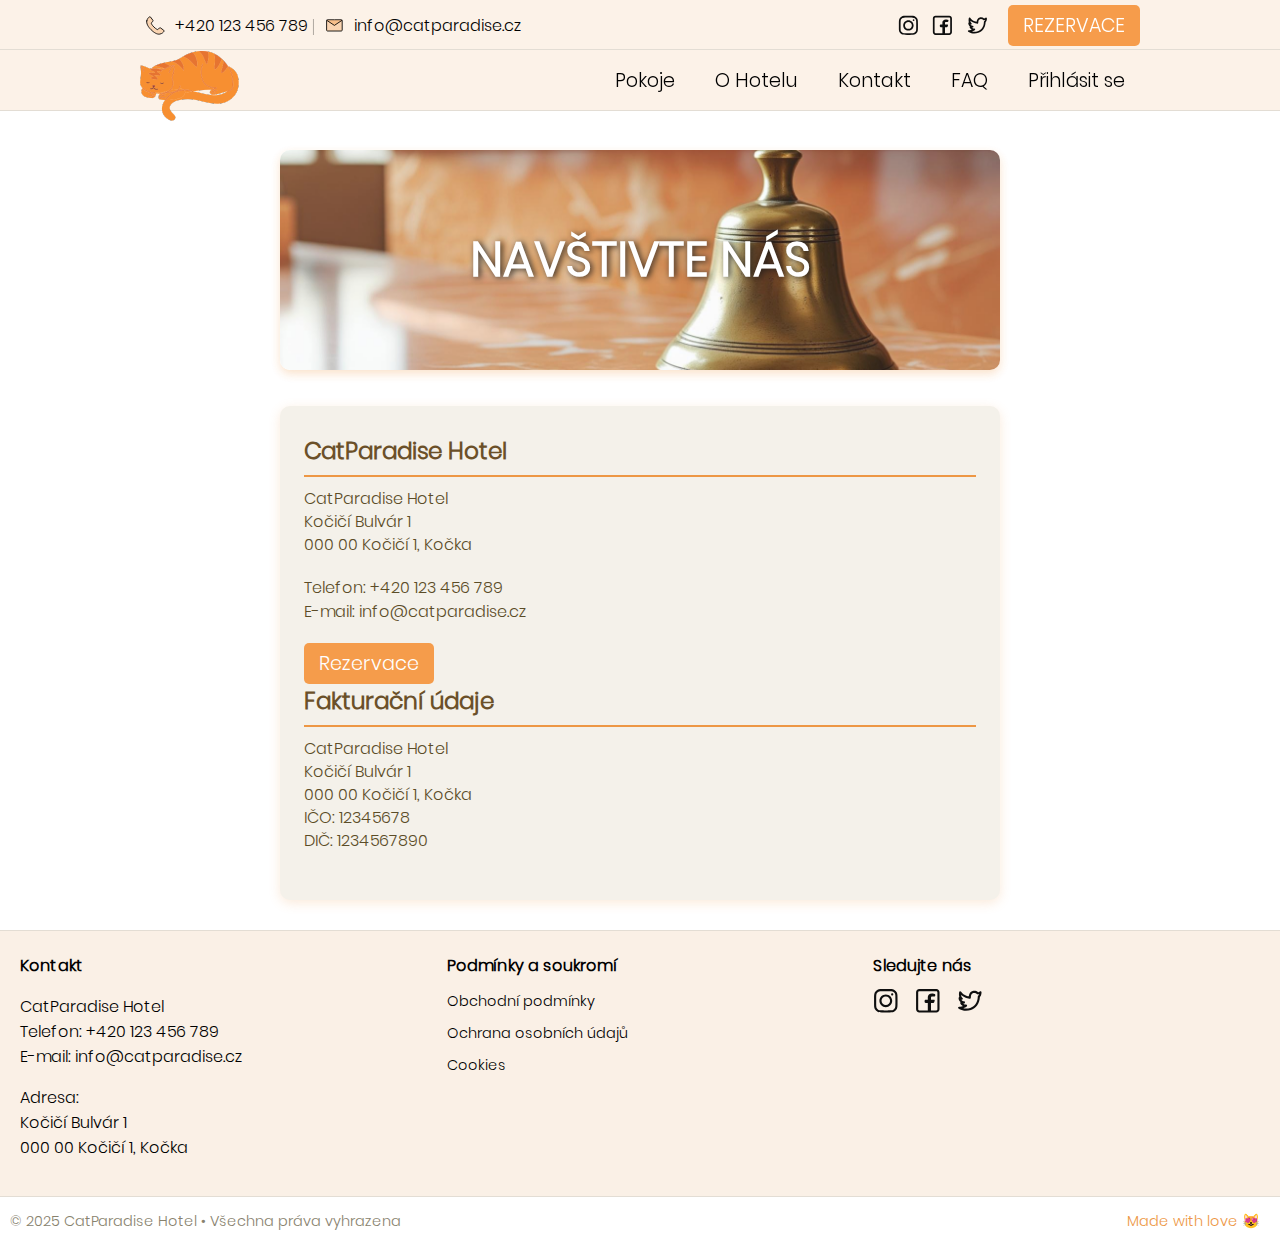
<file: KontaktPage.html>
<!DOCTYPE html>
<html lang="cs">
<head>
    <meta charset="UTF-8">
    <meta name="viewport" content="width=device-width, initial-scale=1.0">
    <title>Kontakt | Cat Paradise Hotel</title>
    <link rel="stylesheet" href="Styles/KontaktStyles.css">
    <link rel="stylesheet" href="Styles/HeaderStyle.css">
    <link rel="stylesheet" href="Styles/FooterStyles.css">
    <script src="JavaScript/SideBar.js"></script>
    <link rel="icon" href="Images/icon.png" type="image/png">
    <style>
        @font-face {
            font-family: "Rosliya Quuen";
            src: url("Fonts/Rosliya Queen.ttf" ) format( "truetype");
        }
        @font-face {
            font-family: "Poppins-Light";
            src: url("Fonts/Poppins-Light.ttf" ) format( "truetype");
        }
    </style>
</head>

<body>
<header>
    <div class="topbar">
        <div class="topbar-cont">
            <div class="contact">
                <span class="icon-inline">
                <svg viewBox="0 0 24 24" fill="none" xmlns="http://www.w3.org/2000/svg">
                <path d="M2.01394 6.87134C1.34749 10.0618 3.85967 13.8597 7.01471 17.0147C10.1698 20.1698 13.9676 22.682 17.1581 22.0155C19.782 21.4674 21.1215 20.0697
                21.8754 18.8788C22.1355 18.4678 22.0042 17.9344 21.6143 17.6436L17.9224 14.8897C17.5243 14.5928 16.9685 14.633 16.6174 14.9842L14.6577 16.9438C14.6577
                16.9438 12.7529 16.3246 10.2288 13.8006C7.70482 11.2766 7.08564 9.37175 7.08564 9.37175L9.04529 7.4121C9.39648 7.06091 9.43671 6.5052 9.13975 6.10709L6.38585
                2.4151C6.09505 2.02525 5.56163 1.89395 5.15068 2.15407C3.9597 2.90794 2.56203 4.24747 2.01394 6.87134Z" stroke="#000000" stroke-linecap="round" stroke-linejoin="round"/>
                </svg>
                </span>
                <span class="tel-cislo">+420 123 456 789</span>
                <span class="linka">|</span>
                <span class="icon-inline">
                <svg viewBox="0 0 24 24" fill="none" xmlns="http://www.w3.org/2000/svg">
                    <path d="M3 17.5V6.5C3 5.94772 3.44772 5.5 4 5.5H12H20C20.5523 5.5 21 5.94772 21 6.5V17.5C21 18.0523 20.5523 18.5 20 18.5H4C3.44772 18.5 3 18.0523 3 17.5Z"
                          stroke="#000000" stroke-linejoin="round"/>
                    <path d="M3 6L12 12L21 6" stroke="#000000" stroke-linejoin="round"/>
                </svg>
                </span>
                <span class="email">info@catparadise.cz</span>
            </div>

            <div class="social">
                <span class="icon-inline">
                <a href="index.html"><svg viewBox="0 0 24 24" xmlns="http://www.w3.org/2000/svg">
                    <path fill-rule="evenodd" clip-rule="evenodd" d="M12 18C15.3137 18 18 15.3137 18 12C18 8.68629 15.3137 6 12 6C8.68629 6 6 8.68629 6 12C6 15.3137
                    8.68629 18 12 18ZM12 16C14.2091 16 16 14.2091 16 12C16 9.79086 14.2091 8 12 8C9.79086 8 8 9.79086 8 12C8 14.2091 9.79086 16 12 16Z" fill="#0F0F0F"/>
                    <path d="M18 5C17.4477 5 17 5.44772 17 6C17 6.55228 17.4477 7 18 7C18.5523 7 19 6.55228 19 6C19 5.44772 18.5523 5 18 5Z" fill="#0F0F0F"/>
                    <path fill-rule="evenodd" clip-rule="evenodd" d="M1.65396 4.27606C1 5.55953 1 7.23969 1 10.6V13.4C1 16.7603 1 18.4405 1.65396 19.7239C2.2292 20.8529
                    3.14708 21.7708 4.27606 22.346C5.55953 23 7.23969 23 10.6 23H13.4C16.7603 23 18.4405 23 19.7239 22.346C20.8529 21.7708 21.7708 20.8529 22.346 19.7239C23
                    18.4405 23 16.7603 23 13.4V10.6C23 7.23969 23 5.55953 22.346 4.27606C21.7708 3.14708 20.8529 2.2292 19.7239 1.65396C18.4405 1 16.7603 1 13.4 1H10.6C7.23969
                    1 5.55953 1 4.27606 1.65396C3.14708 2.2292 2.2292 3.14708 1.65396 4.27606ZM13.4 3H10.6C8.88684 3 7.72225 3.00156 6.82208 3.0751C5.94524 3.14674 5.49684 3.27659
                    5.18404 3.43597C4.43139 3.81947 3.81947 4.43139 3.43597 5.18404C3.27659 5.49684 3.14674 5.94524 3.0751 6.82208C3.00156 7.72225 3 8.88684 3 10.6V13.4C3 15.1132
                    3.00156 16.2777 3.0751 17.1779C3.14674 18.0548 3.27659 18.5032 3.43597 18.816C3.81947 19.5686 4.43139 20.1805 5.18404 20.564C5.49684 20.7234 5.94524 20.8533
                    6.82208 20.9249C7.72225 20.9984 8.88684 21 10.6 21H13.4C15.1132 21 16.2777 20.9984 17.1779 20.9249C18.0548 20.8533 18.5032 20.7234 18.816 20.564C19.5686 20.1805
                    20.1805 19.5686 20.564 18.816C20.7234 18.5032 20.8533 18.0548 20.9249 17.1779C20.9984 16.2777 21 15.1132 21 13.4V10.6C21 8.88684 20.9984 7.72225 20.9249
                    6.82208C20.8533 5.94524 20.7234 5.49684 20.564 5.18404C20.1805 4.43139 19.5686 3.81947 18.816 3.43597C18.5032 3.27659 18.0548 3.14674 17.1779 3.0751C16.2777
                    3.00156 15.1132 3 13.4 3Z" fill="#0F0F0F"/><!-- Instagram --></svg></a>
                <a href="index.html"><svg viewBox="0 0 24 24" xmlns="http://www.w3.org/2000/svg">
                    <path fill-rule="evenodd" clip-rule="evenodd" d="M20 1C21.6569 1 23 2.34315 23 4V20C23 21.6569 21.6569 23 20 23H4C2.34315 23 1 21.6569 1 20V4C1 2.34315
                    2.34315 1 4 1H20ZM20 3C20.5523 3 21 3.44772 21 4V20C21 20.5523 20.5523 21 20 21H15V13.9999H17.0762C17.5066 13.9999 17.8887 13.7245 18.0249 13.3161L18.4679
                    11.9871C18.6298 11.5014 18.2683 10.9999 17.7564 10.9999H15V8.99992C15 8.49992 15.5 7.99992 16 7.99992H18C18.5523 7.99992 19 7.5522 19 6.99992V6.31393C19
                    5.99091 18.7937 5.7013 18.4813 5.61887C17.1705 5.27295 16 5.27295 16 5.27295C13.5 5.27295 12 6.99992 12 8.49992V10.9999H10C9.44772 10.9999 9 11.4476 9
                    11.9999V12.9999C9 13.5522 9.44771 13.9999 10 13.9999H12V21H4C3.44772 21 3 20.5523 3 20V4C3 3.44772 3.44772 3 4 3H20Z" fill="#0F0F0F"/><!-- Facebook --></svg></a>
                <a href="index.html"><svg viewBox="0 0 24 24" xmlns="http://www.w3.org/2000/svg">
                    <path fill-rule="evenodd" clip-rule="evenodd" d="M19.7828 3.91825C20.1313 3.83565 20.3743 3.75444 20.5734 3.66915C20.8524 3.54961 21.0837 3.40641 21.4492
                    3.16524C21.7563 2.96255 22.1499 2.9449 22.4739 3.11928C22.7979 3.29366 23 3.6319 23 3.99986C23 5.08079 22.8653 5.96673 22.5535 6.7464C22.2911 7.40221 21.9225
                    7.93487 21.4816 8.41968C21.2954 11.7828 20.3219 14.4239 18.8336 16.4248C17.291 18.4987 15.2386 19.8268 13.0751 20.5706C10.9179 21.3121 8.63863 21.4778 6.5967
                    21.2267C4.56816 20.9773 2.69304 20.3057 1.38605 19.2892C1.02813 19.0108 0.902313 18.5264 1.07951 18.109C1.25671 17.6916 1.69256 17.4457 2.14144 17.5099C3.42741
                    17.6936 4.6653 17.4012 5.6832 16.9832C5.48282 16.8742 5.29389 16.7562 5.11828 16.6346C4.19075 15.9925 3.4424 15.1208 3.10557 14.4471C2.96618 14.1684 2.96474
                    13.8405 3.10168 13.5606C3.17232 13.4161 3.27562 13.293 3.40104 13.1991C2.04677 12.0814 1.49999 10.5355 1.49999 9.49986C1.49999 9.19192 1.64187 8.90115 1.88459
                    8.71165C1.98665 8.63197 2.10175 8.57392 2.22308 8.53896C2.12174 8.24222 2.0431 7.94241 1.98316 7.65216C1.71739 6.3653 1.74098 4.91284 2.02985 3.75733C2.1287
                    3.36191 2.45764 3.06606 2.86129 3.00952C3.26493 2.95299 3.6625 3.14709 3.86618 3.50014C4.94369 5.36782 6.93116 6.50943 8.78086 7.18568C9.6505 7.50362 10.4559
                    7.70622 11.0596 7.83078C11.1899 6.61019 11.5307 5.6036 12.0538 4.80411C12.7439 3.74932 13.7064 3.12525 14.74 2.84698C16.5227 2.36708 18.5008 2.91382 19.7828
                    3.91825ZM10.7484 9.80845C10.0633 9.67087 9.12171 9.43976 8.09412 9.06408C6.7369 8.56789 5.16088 7.79418 3.84072 6.59571C3.86435 6.81625 3.89789 7.03492 3.94183
                    7.24766C4.16308 8.31899 4.5742 8.91899 4.94721 9.10549C5.40342 9.3336 5.61484 9.8685 5.43787 10.3469C5.19827 10.9946 4.56809 11.0477 3.99551 10.9046C4.45603
                    11.595 5.28377 12.2834 6.66439 12.5135C7.14057 12.5929 7.49208 13.0011 7.49986 13.4838C7.50765 13.9665 7.16949 14.3858 6.69611 14.4805L5.82565 14.6546C5.95881
                    14.7703 6.103 14.8838 6.2567 14.9902C6.95362 15.4727 7.65336 15.6808 8.25746 15.5298C8.70991 15.4167 9.18047 15.6313 9.39163 16.0472C9.60278 16.463 9.49846
                    16.9696 9.14018 17.2681C8.49626 17.8041 7.74425 18.2342 6.99057 18.5911C6.63675 18.7587 6.24134 18.9241 5.8119 19.0697C6.14218 19.1402 6.48586 19.198 6.84078
                    19.2417C8.61136 19.4594 10.5821 19.3126 12.4249 18.6792C14.2614 18.0479 15.9589 16.9385 17.2289 15.2312C18.497 13.5262 19.382 11.1667 19.5007 7.96291C19.51
                    7.71067 19.6144 7.47129 19.7929 7.29281C20.2425 6.84316 20.6141 6.32777 20.7969 5.7143C20.477 5.81403 20.1168 5.90035 19.6878 5.98237C19.3623 6.04459 19.0272
                    5.94156 18.7929 5.70727C18.0284 4.94274 16.5164 4.43998 15.2599 4.77822C14.6686 4.93741 14.1311 5.28203 13.7274 5.89906C13.3153 6.52904 13 7.51045 13 8.9999C13
                    9.28288 12.8801 9.5526 12.6701 9.74221C12.1721 10.1917 11.334 9.92603 10.7484 9.80845Z" fill="#0F0F0F"/><!-- Twitter --></svg></a>
                </span>
                <a href="RezervacePage.html">
                    <button class="reservation-btn">REZERVACE</button>
                </a>
            </div>
        </div>
    </div>

    <nav class="navbar">
        <div class="nav-cont">
            <div class="logo">
                <a href="index.html"><img src="Images/Logo.png" alt="logo"></a>
            </div>

            <a id="ham-button" href="#" aria-label="Otevřít menu">
                <svg viewBox="0 0 24 24" fill="none" xmlns="http://www.w3.org/2000/svg">
                    <path d="M6 12H18" stroke="#000000" stroke-linecap="round" stroke-linejoin="round"/>
                    <path d="M6 15.5H18" stroke="#000000" stroke-linecap="round" stroke-linejoin="round"/>
                    <path d="M6 8.5H18" stroke="#000000" stroke-linecap="round" stroke-linejoin="round"/>
                </svg>
            </a>

            <ul class="menu">
                <li><a href="PokojePage.html">Pokoje</a></li>
                <li><a href="AboutHotelPage.html">O Hotelu</a></li>
                <li><a href="KontaktPage.html">Kontakt</a></li>
                <li><a href="FAQPage.html">FAQ</a></li>
                <li><a href="LoginPage.html" id="login-profile-link">Přihlásit se</a></li>
            </ul>

            <ul id="menu-mobile" class="menu-mobile">
                <li><a href="PokojePage.html">Pokoje</a></li>
                <li><a href="AboutHotelPage.html">O Hotelu</a></li>
                <li><a href="KontaktPage.html">Kontakt</a></li>
                <li><a href="FAQPage.html">FAQ</a></li>
                <li><a href="LoginPage.html" id="login-profile-link-mobile">Přihlásit se</a></li>
                <li><a href="RezervacePage.html">Rezervace</a></li>
            </ul>
        </div>
    </nav>
</header>

<main>
    <div class="img-container">
        <h1> NAVŠTIVTE NÁS </h1>
    </div>
    <div class="kontakt-container">
        <h4>CatParadise Hotel</h4>
        <p class="address">CatParadise Hotel<br>
            Kočičí Bulvár 1<br>
            000 00 Kočičí 1, Kočka
        </p>
        <p class="tel-mail">Telefon: +420 123 456 789<br>
            E-mail: info@catparadise.cz
        </p>

        <a href="RezervacePage.html">
            <button class="reservation-btn">Rezervace</button>
        </a>
        <h4>Fakturační údaje</h4>
        <p class="faktura">
            CatParadise Hotel<br>
            Kočičí Bulvár 1<br>
            000 00 Kočičí 1, Kočka<br>
            IČO: 12345678<br>
            DIČ: 1234567890
        </p>
    </div>
</main>

<footer class="footer">
    <div class="footer-contact">
        <h4>Kontakt</h4>
        <p>
            CatParadise Hotel<br>
            Telefon: +420 123 456 789<br>
            E-mail: info@catparadise.cz
        </p>
        <p>
            Adresa:<br>
            Kočičí Bulvár 1<br>
            000 00 Kočičí 1, Kočka
        </p>
    </div>
    <div class="footer-legal">
        <h4>Podmínky a soukromí</h4>
        <ul>
            <li><a href="#">Obchodní podmínky</a></li>
            <li><a href="#">Ochrana osobních údajů</a></li>
            <li><a href="#">Cookies</a></li>
        </ul>
    </div>
    <div class="footer-social">
        <h4>Sledujte nás</h4>
        <div class="social-icons">
            <a href="index.html"><svg width="25px" height="25px" viewBox="0 0 24 24" xmlns="http://www.w3.org/2000/svg">
                <path fill-rule="evenodd" clip-rule="evenodd" d="M12 18C15.3137 18 18 15.3137 18 12C18 8.68629 15.3137 6 12 6C8.68629 6 6 8.68629 6 12C6 15.3137
                8.68629 18 12 18ZM12 16C14.2091 16 16 14.2091 16 12C16 9.79086 14.2091 8 12 8C9.79086 8 8 9.79086 8 12C8 14.2091 9.79086 16 12 16Z" fill="#0F0F0F"/>
                <path d="M18 5C17.4477 5 17 5.44772 17 6C17 6.55228 17.4477 7 18 7C18.5523 7 19 6.55228 19 6C19 5.44772 18.5523 5 18 5Z" fill="#0F0F0F"/>
                <path fill-rule="evenodd" clip-rule="evenodd" d="M1.65396 4.27606C1 5.55953 1 7.23969 1 10.6V13.4C1 16.7603 1 18.4405 1.65396 19.7239C2.2292 20.8529
                3.14708 21.7708 4.27606 22.346C5.55953 23 7.23969 23 10.6 23H13.4C16.7603 23 18.4405 23 19.7239 22.346C20.8529 21.7708 21.7708 20.8529 22.346 19.7239C23
                18.4405 23 16.7603 23 13.4V10.6C23 7.23969 23 5.55953 22.346 4.27606C21.7708 3.14708 20.8529 2.2292 19.7239 1.65396C18.4405 1 16.7603 1 13.4 1H10.6C7.23969
                1 5.55953 1 4.27606 1.65396C3.14708 2.2292 2.2292 3.14708 1.65396 4.27606ZM13.4 3H10.6C8.88684 3 7.72225 3.00156 6.82208 3.0751C5.94524 3.14674 5.49684 3.27659
                5.18404 3.43597C4.43139 3.81947 3.81947 4.43139 3.43597 5.18404C3.27659 5.49684 3.14674 5.94524 3.0751 6.82208C3.00156 7.72225 3 8.88684 3 10.6V13.4C3 15.1132
                3.00156 16.2777 3.0751 17.1779C3.14674 18.0548 3.27659 18.5032 3.43597 18.816C3.81947 19.5686 4.43139 20.1805 5.18404 20.564C5.49684 20.7234 5.94524 20.8533
                6.82208 20.9249C7.72225 20.9984 8.88684 21 10.6 21H13.4C15.1132 21 16.2777 20.9984 17.1779 20.9249C18.0548 20.8533 18.5032 20.7234 18.816 20.564C19.5686 20.1805
                20.1805 19.5686 20.564 18.816C20.7234 18.5032 20.8533 18.0548 20.9249 17.1779C20.9984 16.2777 21 15.1132 21 13.4V10.6C21 8.88684 20.9984 7.72225 20.9249
                6.82208C20.8533 5.94524 20.7234 5.49684 20.564 5.18404C20.1805 4.43139 19.5686 3.81947 18.816 3.43597C18.5032 3.27659 18.0548 3.14674 17.1779 3.0751C16.2777
                3.00156 15.1132 3 13.4 3Z" fill="#0F0F0F"/><!-- Instagram --></svg></a>
            <a href="index.html"><svg width="25px" height="25px" viewBox="0 0 24 24" xmlns="http://www.w3.org/2000/svg">
                <path fill-rule="evenodd" clip-rule="evenodd" d="M20 1C21.6569 1 23 2.34315 23 4V20C23 21.6569 21.6569 23 20 23H4C2.34315 23 1 21.6569 1 20V4C1 2.34315
                2.34315 1 4 1H20ZM20 3C20.5523 3 21 3.44772 21 4V20C21 20.5523 20.5523 21 20 21H15V13.9999H17.0762C17.5066 13.9999 17.8887 13.7245 18.0249 13.3161L18.4679
                11.9871C18.6298 11.5014 18.2683 10.9999 17.7564 10.9999H15V8.99992C15 8.49992 15.5 7.99992 16 7.99992H18C18.5523 7.99992 19 7.5522 19 6.99992V6.31393C19
                5.99091 18.7937 5.7013 18.4813 5.61887C17.1705 5.27295 16 5.27295 16 5.27295C13.5 5.27295 12 6.99992 12 8.49992V10.9999H10C9.44772 10.9999 9 11.4476 9
                11.9999V12.9999C9 13.5522 9.44771 13.9999 10 13.9999H12V21H4C3.44772 21 3 20.5523 3 20V4C3 3.44772 3.44772 3 4 3H20Z" fill="#0F0F0F"/><!-- Facebook --></svg></a>
            <a href="index.html"><svg width="25px" height="25px" viewBox="0 0 24 24" xmlns="http://www.w3.org/2000/svg">
                <path fill-rule="evenodd" clip-rule="evenodd" d="M19.7828 3.91825C20.1313 3.83565 20.3743 3.75444 20.5734 3.66915C20.8524 3.54961 21.0837 3.40641 21.4492
                3.16524C21.7563 2.96255 22.1499 2.9449 22.4739 3.11928C22.7979 3.29366 23 3.6319 23 3.99986C23 5.08079 22.8653 5.96673 22.5535 6.7464C22.2911 7.40221 21.9225
                7.93487 21.4816 8.41968C21.2954 11.7828 20.3219 14.4239 18.8336 16.4248C17.291 18.4987 15.2386 19.8268 13.0751 20.5706C10.9179 21.3121 8.63863 21.4778 6.5967
                21.2267C4.56816 20.9773 2.69304 20.3057 1.38605 19.2892C1.02813 19.0108 0.902313 18.5264 1.07951 18.109C1.25671 17.6916 1.69256 17.4457 2.14144 17.5099C3.42741
                17.6936 4.6653 17.4012 5.6832 16.9832C5.48282 16.8742 5.29389 16.7562 5.11828 16.6346C4.19075 15.9925 3.4424 15.1208 3.10557 14.4471C2.96618 14.1684 2.96474
                13.8405 3.10168 13.5606C3.17232 13.4161 3.27562 13.293 3.40104 13.1991C2.04677 12.0814 1.49999 10.5355 1.49999 9.49986C1.49999 9.19192 1.64187 8.90115 1.88459
                8.71165C1.98665 8.63197 2.10175 8.57392 2.22308 8.53896C2.12174 8.24222 2.0431 7.94241 1.98316 7.65216C1.71739 6.3653 1.74098 4.91284 2.02985 3.75733C2.1287
                3.36191 2.45764 3.06606 2.86129 3.00952C3.26493 2.95299 3.6625 3.14709 3.86618 3.50014C4.94369 5.36782 6.93116 6.50943 8.78086 7.18568C9.6505 7.50362 10.4559
                7.70622 11.0596 7.83078C11.1899 6.61019 11.5307 5.6036 12.0538 4.80411C12.7439 3.74932 13.7064 3.12525 14.74 2.84698C16.5227 2.36708 18.5008 2.91382 19.7828
                3.91825ZM10.7484 9.80845C10.0633 9.67087 9.12171 9.43976 8.09412 9.06408C6.7369 8.56789 5.16088 7.79418 3.84072 6.59571C3.86435 6.81625 3.89789 7.03492 3.94183
                7.24766C4.16308 8.31899 4.5742 8.91899 4.94721 9.10549C5.40342 9.3336 5.61484 9.8685 5.43787 10.3469C5.19827 10.9946 4.56809 11.0477 3.99551 10.9046C4.45603
                11.595 5.28377 12.2834 6.66439 12.5135C7.14057 12.5929 7.49208 13.0011 7.49986 13.4838C7.50765 13.9665 7.16949 14.3858 6.69611 14.4805L5.82565 14.6546C5.95881
                14.7703 6.103 14.8838 6.2567 14.9902C6.95362 15.4727 7.65336 15.6808 8.25746 15.5298C8.70991 15.4167 9.18047 15.6313 9.39163 16.0472C9.60278 16.463 9.49846
                16.9696 9.14018 17.2681C8.49626 17.8041 7.74425 18.2342 6.99057 18.5911C6.63675 18.7587 6.24134 18.9241 5.8119 19.0697C6.14218 19.1402 6.48586 19.198 6.84078
                19.2417C8.61136 19.4594 10.5821 19.3126 12.4249 18.6792C14.2614 18.0479 15.9589 16.9385 17.2289 15.2312C18.497 13.5262 19.382 11.1667 19.5007 7.96291C19.51
                7.71067 19.6144 7.47129 19.7929 7.29281C20.2425 6.84316 20.6141 6.32777 20.7969 5.7143C20.477 5.81403 20.1168 5.90035 19.6878 5.98237C19.3623 6.04459 19.0272
                5.94156 18.7929 5.70727C18.0284 4.94274 16.5164 4.43998 15.2599 4.77822C14.6686 4.93741 14.1311 5.28203 13.7274 5.89906C13.3153 6.52904 13 7.51045 13 8.9999C13
                9.28288 12.8801 9.5526 12.6701 9.74221C12.1721 10.1917 11.334 9.92603 10.7484 9.80845Z" fill="#0F0F0F"/><!-- Twitter --></svg></a>
        </div>
    </div>
    <div class="footer-bottom">
        <p>&copy; 2025 CatParadise Hotel • Všechna práva vyhrazena</p>
        <p class="love">Made with love &#128571;</p>
    </div>
</footer>
</body>
</html>
</file>
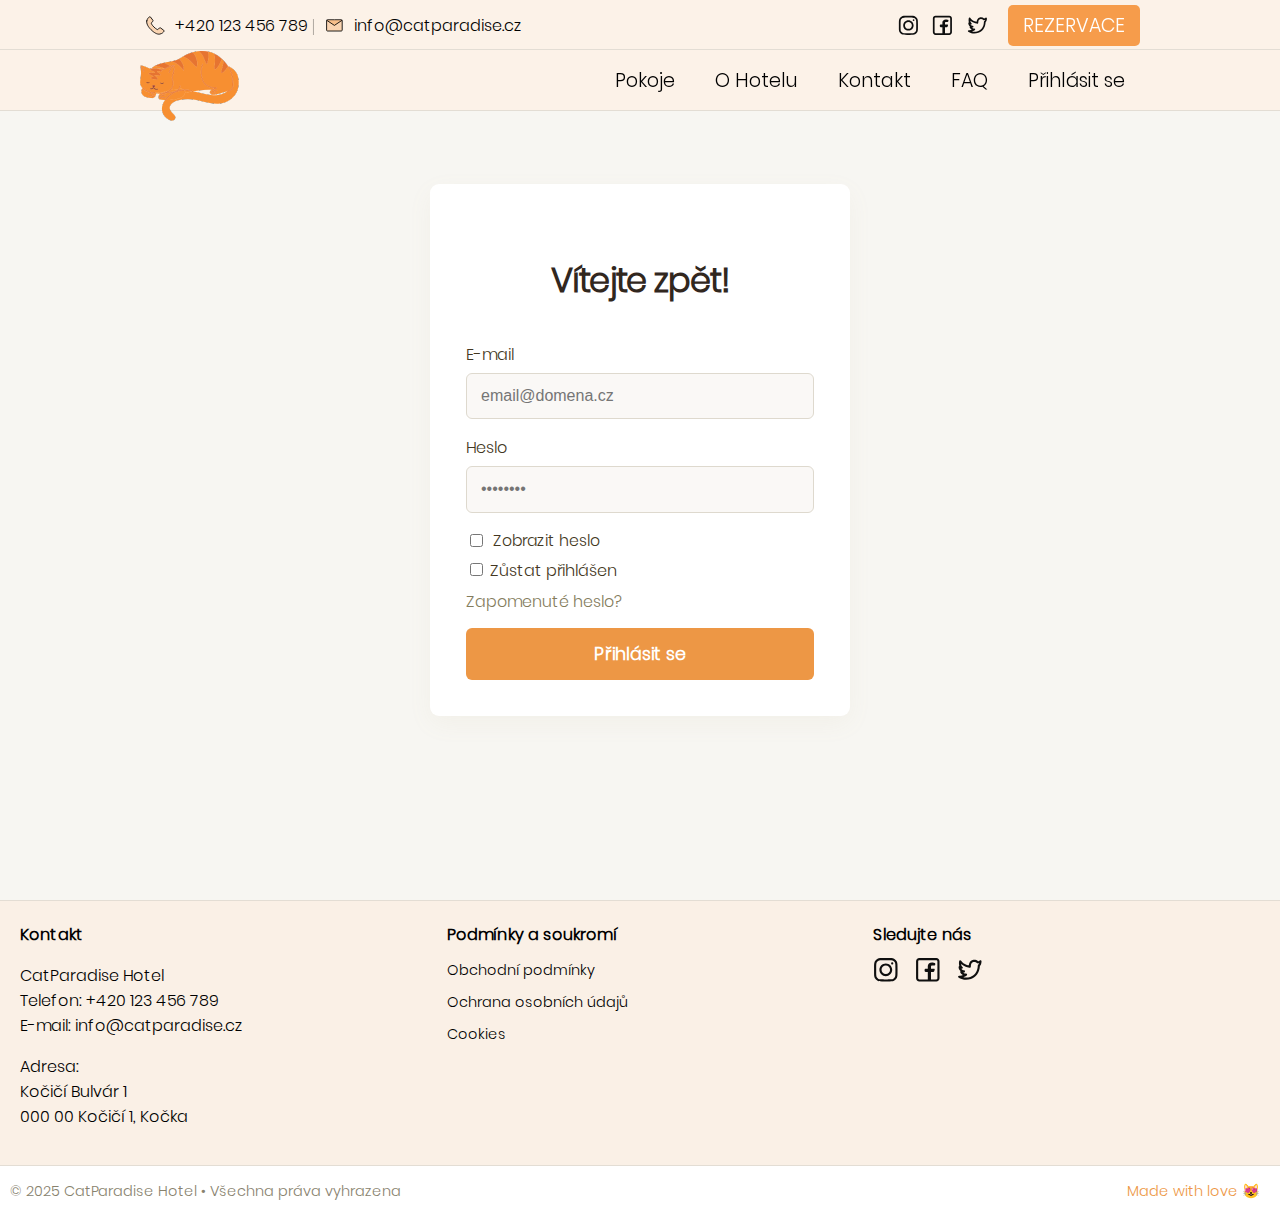
<file: LoginPage.html>
<!DOCTYPE html>
<html lang="cs">
<head>
    <meta charset="UTF-8">
    <meta name="viewport" content="width=device-width, initial-scale=1.0">
    <title>Přihlášení | Cat Paradise Hotel</title>
    <link rel="stylesheet" href="Styles/LoginStyles.css">
    <link rel="stylesheet" href="Styles/HeaderStyle.css">
    <link rel="stylesheet" href="Styles/FooterStyles.css">
    <script src="JavaScript/LoginPage.js"></script>
    <script src="JavaScript/SideBar.js"></script>
    <link rel="icon" href="Images/icon.png" type="image/png">
    <style>
        @font-face {
            font-family: "Rosliya Quuen";
            src: url("Fonts/Rosliya Queen.ttf" ) format( "truetype");
        }
        @font-face {
            font-family: "Poppins-Light";
            src: url("Fonts/Poppins-Light.ttf" ) format( "truetype");
        }
    </style>
</head>

<body>
<header>
    <div class="topbar">
        <div class="topbar-cont">
            <div class="contact">
                <span class="icon-inline">
                <svg viewBox="0 0 24 24" fill="none" xmlns="http://www.w3.org/2000/svg">
                <path d="M2.01394 6.87134C1.34749 10.0618 3.85967 13.8597 7.01471 17.0147C10.1698 20.1698 13.9676 22.682 17.1581 22.0155C19.782 21.4674 21.1215 20.0697
                21.8754 18.8788C22.1355 18.4678 22.0042 17.9344 21.6143 17.6436L17.9224 14.8897C17.5243 14.5928 16.9685 14.633 16.6174 14.9842L14.6577 16.9438C14.6577
                16.9438 12.7529 16.3246 10.2288 13.8006C7.70482 11.2766 7.08564 9.37175 7.08564 9.37175L9.04529 7.4121C9.39648 7.06091 9.43671 6.5052 9.13975 6.10709L6.38585
                2.4151C6.09505 2.02525 5.56163 1.89395 5.15068 2.15407C3.9597 2.90794 2.56203 4.24747 2.01394 6.87134Z" stroke="#000000" stroke-linecap="round" stroke-linejoin="round"/>
                </svg>
                </span>
                <span class="tel-cislo">+420 123 456 789</span>
                <span class="linka">|</span>
                <span class="icon-inline">
                <svg viewBox="0 0 24 24" fill="none" xmlns="http://www.w3.org/2000/svg">
                    <path d="M3 17.5V6.5C3 5.94772 3.44772 5.5 4 5.5H12H20C20.5523 5.5 21 5.94772 21 6.5V17.5C21 18.0523 20.5523 18.5 20 18.5H4C3.44772 18.5 3 18.0523 3 17.5Z"
                      stroke="#000000" stroke-linejoin="round"/>
                    <path d="M3 6L12 12L21 6" stroke="#000000" stroke-linejoin="round"/>
                </svg>
                </span>
                <span class="email">info@catparadise.cz</span>
            </div>

            <div class="social">
                <span class="icon-inline">
                <a href="index.html"><svg viewBox="0 0 24 24" xmlns="http://www.w3.org/2000/svg">
                    <path fill-rule="evenodd" clip-rule="evenodd" d="M12 18C15.3137 18 18 15.3137 18 12C18 8.68629 15.3137 6 12 6C8.68629 6 6 8.68629 6 12C6 15.3137
                    8.68629 18 12 18ZM12 16C14.2091 16 16 14.2091 16 12C16 9.79086 14.2091 8 12 8C9.79086 8 8 9.79086 8 12C8 14.2091 9.79086 16 12 16Z" fill="#0F0F0F"/>
                    <path d="M18 5C17.4477 5 17 5.44772 17 6C17 6.55228 17.4477 7 18 7C18.5523 7 19 6.55228 19 6C19 5.44772 18.5523 5 18 5Z" fill="#0F0F0F"/>
                    <path fill-rule="evenodd" clip-rule="evenodd" d="M1.65396 4.27606C1 5.55953 1 7.23969 1 10.6V13.4C1 16.7603 1 18.4405 1.65396 19.7239C2.2292 20.8529
                    3.14708 21.7708 4.27606 22.346C5.55953 23 7.23969 23 10.6 23H13.4C16.7603 23 18.4405 23 19.7239 22.346C20.8529 21.7708 21.7708 20.8529 22.346 19.7239C23
                    18.4405 23 16.7603 23 13.4V10.6C23 7.23969 23 5.55953 22.346 4.27606C21.7708 3.14708 20.8529 2.2292 19.7239 1.65396C18.4405 1 16.7603 1 13.4 1H10.6C7.23969
                    1 5.55953 1 4.27606 1.65396C3.14708 2.2292 2.2292 3.14708 1.65396 4.27606ZM13.4 3H10.6C8.88684 3 7.72225 3.00156 6.82208 3.0751C5.94524 3.14674 5.49684 3.27659
                    5.18404 3.43597C4.43139 3.81947 3.81947 4.43139 3.43597 5.18404C3.27659 5.49684 3.14674 5.94524 3.0751 6.82208C3.00156 7.72225 3 8.88684 3 10.6V13.4C3 15.1132
                    3.00156 16.2777 3.0751 17.1779C3.14674 18.0548 3.27659 18.5032 3.43597 18.816C3.81947 19.5686 4.43139 20.1805 5.18404 20.564C5.49684 20.7234 5.94524 20.8533
                    6.82208 20.9249C7.72225 20.9984 8.88684 21 10.6 21H13.4C15.1132 21 16.2777 20.9984 17.1779 20.9249C18.0548 20.8533 18.5032 20.7234 18.816 20.564C19.5686 20.1805
                    20.1805 19.5686 20.564 18.816C20.7234 18.5032 20.8533 18.0548 20.9249 17.1779C20.9984 16.2777 21 15.1132 21 13.4V10.6C21 8.88684 20.9984 7.72225 20.9249
                    6.82208C20.8533 5.94524 20.7234 5.49684 20.564 5.18404C20.1805 4.43139 19.5686 3.81947 18.816 3.43597C18.5032 3.27659 18.0548 3.14674 17.1779 3.0751C16.2777
                    3.00156 15.1132 3 13.4 3Z" fill="#0F0F0F"/><!-- Instagram --></svg></a>
                <a href="index.html"><svg viewBox="0 0 24 24" xmlns="http://www.w3.org/2000/svg">
                    <path fill-rule="evenodd" clip-rule="evenodd" d="M20 1C21.6569 1 23 2.34315 23 4V20C23 21.6569 21.6569 23 20 23H4C2.34315 23 1 21.6569 1 20V4C1 2.34315
                    2.34315 1 4 1H20ZM20 3C20.5523 3 21 3.44772 21 4V20C21 20.5523 20.5523 21 20 21H15V13.9999H17.0762C17.5066 13.9999 17.8887 13.7245 18.0249 13.3161L18.4679
                    11.9871C18.6298 11.5014 18.2683 10.9999 17.7564 10.9999H15V8.99992C15 8.49992 15.5 7.99992 16 7.99992H18C18.5523 7.99992 19 7.5522 19 6.99992V6.31393C19
                    5.99091 18.7937 5.7013 18.4813 5.61887C17.1705 5.27295 16 5.27295 16 5.27295C13.5 5.27295 12 6.99992 12 8.49992V10.9999H10C9.44772 10.9999 9 11.4476 9
                    11.9999V12.9999C9 13.5522 9.44771 13.9999 10 13.9999H12V21H4C3.44772 21 3 20.5523 3 20V4C3 3.44772 3.44772 3 4 3H20Z" fill="#0F0F0F"/><!-- Facebook --></svg></a>
                <a href="index.html"><svg viewBox="0 0 24 24" xmlns="http://www.w3.org/2000/svg">
                    <path fill-rule="evenodd" clip-rule="evenodd" d="M19.7828 3.91825C20.1313 3.83565 20.3743 3.75444 20.5734 3.66915C20.8524 3.54961 21.0837 3.40641 21.4492
                    3.16524C21.7563 2.96255 22.1499 2.9449 22.4739 3.11928C22.7979 3.29366 23 3.6319 23 3.99986C23 5.08079 22.8653 5.96673 22.5535 6.7464C22.2911 7.40221 21.9225
                    7.93487 21.4816 8.41968C21.2954 11.7828 20.3219 14.4239 18.8336 16.4248C17.291 18.4987 15.2386 19.8268 13.0751 20.5706C10.9179 21.3121 8.63863 21.4778 6.5967
                    21.2267C4.56816 20.9773 2.69304 20.3057 1.38605 19.2892C1.02813 19.0108 0.902313 18.5264 1.07951 18.109C1.25671 17.6916 1.69256 17.4457 2.14144 17.5099C3.42741
                    17.6936 4.6653 17.4012 5.6832 16.9832C5.48282 16.8742 5.29389 16.7562 5.11828 16.6346C4.19075 15.9925 3.4424 15.1208 3.10557 14.4471C2.96618 14.1684 2.96474
                    13.8405 3.10168 13.5606C3.17232 13.4161 3.27562 13.293 3.40104 13.1991C2.04677 12.0814 1.49999 10.5355 1.49999 9.49986C1.49999 9.19192 1.64187 8.90115 1.88459
                    8.71165C1.98665 8.63197 2.10175 8.57392 2.22308 8.53896C2.12174 8.24222 2.0431 7.94241 1.98316 7.65216C1.71739 6.3653 1.74098 4.91284 2.02985 3.75733C2.1287
                    3.36191 2.45764 3.06606 2.86129 3.00952C3.26493 2.95299 3.6625 3.14709 3.86618 3.50014C4.94369 5.36782 6.93116 6.50943 8.78086 7.18568C9.6505 7.50362 10.4559
                    7.70622 11.0596 7.83078C11.1899 6.61019 11.5307 5.6036 12.0538 4.80411C12.7439 3.74932 13.7064 3.12525 14.74 2.84698C16.5227 2.36708 18.5008 2.91382 19.7828
                    3.91825ZM10.7484 9.80845C10.0633 9.67087 9.12171 9.43976 8.09412 9.06408C6.7369 8.56789 5.16088 7.79418 3.84072 6.59571C3.86435 6.81625 3.89789 7.03492 3.94183
                    7.24766C4.16308 8.31899 4.5742 8.91899 4.94721 9.10549C5.40342 9.3336 5.61484 9.8685 5.43787 10.3469C5.19827 10.9946 4.56809 11.0477 3.99551 10.9046C4.45603
                    11.595 5.28377 12.2834 6.66439 12.5135C7.14057 12.5929 7.49208 13.0011 7.49986 13.4838C7.50765 13.9665 7.16949 14.3858 6.69611 14.4805L5.82565 14.6546C5.95881
                    14.7703 6.103 14.8838 6.2567 14.9902C6.95362 15.4727 7.65336 15.6808 8.25746 15.5298C8.70991 15.4167 9.18047 15.6313 9.39163 16.0472C9.60278 16.463 9.49846
                    16.9696 9.14018 17.2681C8.49626 17.8041 7.74425 18.2342 6.99057 18.5911C6.63675 18.7587 6.24134 18.9241 5.8119 19.0697C6.14218 19.1402 6.48586 19.198 6.84078
                    19.2417C8.61136 19.4594 10.5821 19.3126 12.4249 18.6792C14.2614 18.0479 15.9589 16.9385 17.2289 15.2312C18.497 13.5262 19.382 11.1667 19.5007 7.96291C19.51
                    7.71067 19.6144 7.47129 19.7929 7.29281C20.2425 6.84316 20.6141 6.32777 20.7969 5.7143C20.477 5.81403 20.1168 5.90035 19.6878 5.98237C19.3623 6.04459 19.0272
                    5.94156 18.7929 5.70727C18.0284 4.94274 16.5164 4.43998 15.2599 4.77822C14.6686 4.93741 14.1311 5.28203 13.7274 5.89906C13.3153 6.52904 13 7.51045 13 8.9999C13
                    9.28288 12.8801 9.5526 12.6701 9.74221C12.1721 10.1917 11.334 9.92603 10.7484 9.80845Z" fill="#0F0F0F"/><!-- Twitter --></svg></a>
                </span>
                    <a href="RezervacePage.html">
                        <button class="reservation-btn">REZERVACE</button>
                    </a>
            </div>
        </div>
    </div>

    <nav class="navbar">
        <div class="nav-cont">
            <div class="logo">
                <a href="index.html"><img src="Images/Logo.png" alt="logo"></a>
            </div>

            <a id="ham-button" href="#" aria-label="Otevřít menu">
                <svg viewBox="0 0 24 24" fill="none" xmlns="http://www.w3.org/2000/svg">
                    <path d="M6 12H18" stroke="#000000" stroke-linecap="round" stroke-linejoin="round"/>
                    <path d="M6 15.5H18" stroke="#000000" stroke-linecap="round" stroke-linejoin="round"/>
                    <path d="M6 8.5H18" stroke="#000000" stroke-linecap="round" stroke-linejoin="round"/>
                </svg>
            </a>

            <ul class="menu">
                <li><a href="PokojePage.html">Pokoje</a></li>
                <li><a href="AboutHotelPage.html">O Hotelu</a></li>
                <li><a href="KontaktPage.html">Kontakt</a></li>
                <li><a href="FAQPage.html">FAQ</a></li>
                <li><a href="LoginPage.html" id="login-profile-link">Přihlásit se</a></li>
            </ul>

            <ul id="menu-mobile" class="menu-mobile">
                <li><a href="PokojePage.html">Pokoje</a></li>
                <li><a href="AboutHotelPage.html">O Hotelu</a></li>
                <li><a href="KontaktPage.html">Kontakt</a></li>
                <li><a href="FAQPage.html">FAQ</a></li>
                <li><a href="LoginPage.html" id="login-profile-link-mobile">Přihlásit se</a></li>
                <li><a href="RezervacePage.html">Rezervace</a></li>
            </ul>
        </div>
    </nav>
</header>

<main>
    <section class="login-container">
        <div class="login-panel">
            <h2 class="welcome-text">Vítejte zpět!</h2>
            <form id="loginForm" novalidate>
                <label for="email">E-mail</label>
                <input type="email" id="email" placeholder="email@domena.cz">
                <span id="email-error" class="err-msg"></span>

                <label for="password">Heslo</label>
                <input type="password" id="password" placeholder="••••••••">
                <span id="password-error" class="err-msg"></span>

                <div class="options-row">
                    <label class="show-pass">
                        <input type="checkbox" id="togglePassChk">
                        Zobrazit heslo
                    </label>
                    <label for="remember" class="remember-label">
                        <input type="checkbox" id="remember">
                        Zůstat přihlášen
                    </label>
                    <a href="#" class="forgot">Zapomenuté heslo?</a>
                </div>
                <button type="submit" class="login-btn">Přihlásit se</button>
            </form>

            <!-- Skrytý obnovovací formulář -->
            <div id="forgotPasswordForm" style="display:none;">
                <label for="resetEmail">Zadejte svůj e-mail</label>
                <input type="email" id="resetEmail" placeholder="email@domena.cz" required>
                <button type="button" id="sendResetRequest">Odeslat</button>
            </div>
            <!-- Skrytá úspěšná zpráva -->
            <div id="checkEmailMessage" style="display:none;">
                Prosím, zkontrolujte svůj e-mail pro další instrukce.
            </div>
        </div>
    </section>
</main>

<footer class="footer">
    <div class="footer-contact">
        <h4>Kontakt</h4>
        <p>
            CatParadise Hotel<br>
            Telefon: +420 123 456 789<br>
            E-mail: info@catparadise.cz
        </p>
        <p>
            Adresa:<br>
            Kočičí Bulvár 1<br>
            000 00 Kočičí 1, Kočka
        </p>
    </div>
    <div class="footer-legal">
        <h4>Podmínky a soukromí</h4>
        <ul>
            <li><a href="#">Obchodní podmínky</a></li>
            <li><a href="#">Ochrana osobních údajů</a></li>
            <li><a href="#">Cookies</a></li>
        </ul>
    </div>
    <div class="footer-social">
        <h4>Sledujte nás</h4>
        <div class="social-icons">
            <a href="index.html"><svg width="25px" height="25px" viewBox="0 0 24 24" xmlns="http://www.w3.org/2000/svg">
                <path fill-rule="evenodd" clip-rule="evenodd" d="M12 18C15.3137 18 18 15.3137 18 12C18 8.68629 15.3137 6 12 6C8.68629 6 6 8.68629 6 12C6 15.3137
                8.68629 18 12 18ZM12 16C14.2091 16 16 14.2091 16 12C16 9.79086 14.2091 8 12 8C9.79086 8 8 9.79086 8 12C8 14.2091 9.79086 16 12 16Z" fill="#0F0F0F"/>
                <path d="M18 5C17.4477 5 17 5.44772 17 6C17 6.55228 17.4477 7 18 7C18.5523 7 19 6.55228 19 6C19 5.44772 18.5523 5 18 5Z" fill="#0F0F0F"/>
                <path fill-rule="evenodd" clip-rule="evenodd" d="M1.65396 4.27606C1 5.55953 1 7.23969 1 10.6V13.4C1 16.7603 1 18.4405 1.65396 19.7239C2.2292 20.8529
                3.14708 21.7708 4.27606 22.346C5.55953 23 7.23969 23 10.6 23H13.4C16.7603 23 18.4405 23 19.7239 22.346C20.8529 21.7708 21.7708 20.8529 22.346 19.7239C23
                18.4405 23 16.7603 23 13.4V10.6C23 7.23969 23 5.55953 22.346 4.27606C21.7708 3.14708 20.8529 2.2292 19.7239 1.65396C18.4405 1 16.7603 1 13.4 1H10.6C7.23969
                1 5.55953 1 4.27606 1.65396C3.14708 2.2292 2.2292 3.14708 1.65396 4.27606ZM13.4 3H10.6C8.88684 3 7.72225 3.00156 6.82208 3.0751C5.94524 3.14674 5.49684 3.27659
                5.18404 3.43597C4.43139 3.81947 3.81947 4.43139 3.43597 5.18404C3.27659 5.49684 3.14674 5.94524 3.0751 6.82208C3.00156 7.72225 3 8.88684 3 10.6V13.4C3 15.1132
                3.00156 16.2777 3.0751 17.1779C3.14674 18.0548 3.27659 18.5032 3.43597 18.816C3.81947 19.5686 4.43139 20.1805 5.18404 20.564C5.49684 20.7234 5.94524 20.8533
                6.82208 20.9249C7.72225 20.9984 8.88684 21 10.6 21H13.4C15.1132 21 16.2777 20.9984 17.1779 20.9249C18.0548 20.8533 18.5032 20.7234 18.816 20.564C19.5686 20.1805
                20.1805 19.5686 20.564 18.816C20.7234 18.5032 20.8533 18.0548 20.9249 17.1779C20.9984 16.2777 21 15.1132 21 13.4V10.6C21 8.88684 20.9984 7.72225 20.9249
                6.82208C20.8533 5.94524 20.7234 5.49684 20.564 5.18404C20.1805 4.43139 19.5686 3.81947 18.816 3.43597C18.5032 3.27659 18.0548 3.14674 17.1779 3.0751C16.2777
                3.00156 15.1132 3 13.4 3Z" fill="#0F0F0F"/><!-- Instagram --></svg></a>
            <a href="index.html"><svg width="25px" height="25px" viewBox="0 0 24 24" xmlns="http://www.w3.org/2000/svg">
                <path fill-rule="evenodd" clip-rule="evenodd" d="M20 1C21.6569 1 23 2.34315 23 4V20C23 21.6569 21.6569 23 20 23H4C2.34315 23 1 21.6569 1 20V4C1 2.34315
                2.34315 1 4 1H20ZM20 3C20.5523 3 21 3.44772 21 4V20C21 20.5523 20.5523 21 20 21H15V13.9999H17.0762C17.5066 13.9999 17.8887 13.7245 18.0249 13.3161L18.4679
                11.9871C18.6298 11.5014 18.2683 10.9999 17.7564 10.9999H15V8.99992C15 8.49992 15.5 7.99992 16 7.99992H18C18.5523 7.99992 19 7.5522 19 6.99992V6.31393C19
                5.99091 18.7937 5.7013 18.4813 5.61887C17.1705 5.27295 16 5.27295 16 5.27295C13.5 5.27295 12 6.99992 12 8.49992V10.9999H10C9.44772 10.9999 9 11.4476 9
                11.9999V12.9999C9 13.5522 9.44771 13.9999 10 13.9999H12V21H4C3.44772 21 3 20.5523 3 20V4C3 3.44772 3.44772 3 4 3H20Z" fill="#0F0F0F"/><!-- Facebook --></svg></a>
            <a href="index.html"><svg width="25px" height="25px" viewBox="0 0 24 24" xmlns="http://www.w3.org/2000/svg">
                <path fill-rule="evenodd" clip-rule="evenodd" d="M19.7828 3.91825C20.1313 3.83565 20.3743 3.75444 20.5734 3.66915C20.8524 3.54961 21.0837 3.40641 21.4492
                3.16524C21.7563 2.96255 22.1499 2.9449 22.4739 3.11928C22.7979 3.29366 23 3.6319 23 3.99986C23 5.08079 22.8653 5.96673 22.5535 6.7464C22.2911 7.40221 21.9225
                7.93487 21.4816 8.41968C21.2954 11.7828 20.3219 14.4239 18.8336 16.4248C17.291 18.4987 15.2386 19.8268 13.0751 20.5706C10.9179 21.3121 8.63863 21.4778 6.5967
                21.2267C4.56816 20.9773 2.69304 20.3057 1.38605 19.2892C1.02813 19.0108 0.902313 18.5264 1.07951 18.109C1.25671 17.6916 1.69256 17.4457 2.14144 17.5099C3.42741
                17.6936 4.6653 17.4012 5.6832 16.9832C5.48282 16.8742 5.29389 16.7562 5.11828 16.6346C4.19075 15.9925 3.4424 15.1208 3.10557 14.4471C2.96618 14.1684 2.96474
                13.8405 3.10168 13.5606C3.17232 13.4161 3.27562 13.293 3.40104 13.1991C2.04677 12.0814 1.49999 10.5355 1.49999 9.49986C1.49999 9.19192 1.64187 8.90115 1.88459
                8.71165C1.98665 8.63197 2.10175 8.57392 2.22308 8.53896C2.12174 8.24222 2.0431 7.94241 1.98316 7.65216C1.71739 6.3653 1.74098 4.91284 2.02985 3.75733C2.1287
                3.36191 2.45764 3.06606 2.86129 3.00952C3.26493 2.95299 3.6625 3.14709 3.86618 3.50014C4.94369 5.36782 6.93116 6.50943 8.78086 7.18568C9.6505 7.50362 10.4559
                7.70622 11.0596 7.83078C11.1899 6.61019 11.5307 5.6036 12.0538 4.80411C12.7439 3.74932 13.7064 3.12525 14.74 2.84698C16.5227 2.36708 18.5008 2.91382 19.7828
                3.91825ZM10.7484 9.80845C10.0633 9.67087 9.12171 9.43976 8.09412 9.06408C6.7369 8.56789 5.16088 7.79418 3.84072 6.59571C3.86435 6.81625 3.89789 7.03492 3.94183
                7.24766C4.16308 8.31899 4.5742 8.91899 4.94721 9.10549C5.40342 9.3336 5.61484 9.8685 5.43787 10.3469C5.19827 10.9946 4.56809 11.0477 3.99551 10.9046C4.45603
                11.595 5.28377 12.2834 6.66439 12.5135C7.14057 12.5929 7.49208 13.0011 7.49986 13.4838C7.50765 13.9665 7.16949 14.3858 6.69611 14.4805L5.82565 14.6546C5.95881
                14.7703 6.103 14.8838 6.2567 14.9902C6.95362 15.4727 7.65336 15.6808 8.25746 15.5298C8.70991 15.4167 9.18047 15.6313 9.39163 16.0472C9.60278 16.463 9.49846
                16.9696 9.14018 17.2681C8.49626 17.8041 7.74425 18.2342 6.99057 18.5911C6.63675 18.7587 6.24134 18.9241 5.8119 19.0697C6.14218 19.1402 6.48586 19.198 6.84078
                19.2417C8.61136 19.4594 10.5821 19.3126 12.4249 18.6792C14.2614 18.0479 15.9589 16.9385 17.2289 15.2312C18.497 13.5262 19.382 11.1667 19.5007 7.96291C19.51
                7.71067 19.6144 7.47129 19.7929 7.29281C20.2425 6.84316 20.6141 6.32777 20.7969 5.7143C20.477 5.81403 20.1168 5.90035 19.6878 5.98237C19.3623 6.04459 19.0272
                5.94156 18.7929 5.70727C18.0284 4.94274 16.5164 4.43998 15.2599 4.77822C14.6686 4.93741 14.1311 5.28203 13.7274 5.89906C13.3153 6.52904 13 7.51045 13 8.9999C13
                9.28288 12.8801 9.5526 12.6701 9.74221C12.1721 10.1917 11.334 9.92603 10.7484 9.80845Z" fill="#0F0F0F"/><!-- Twitter --></svg></a>
        </div>
    </div>
    <div class="footer-bottom">
        <p>&copy; 2025 CatParadise Hotel • Všechna práva vyhrazena</p>
        <p class="love">Made with love &#128571;</p>
    </div>
</footer>
</body>
</html>
</file>
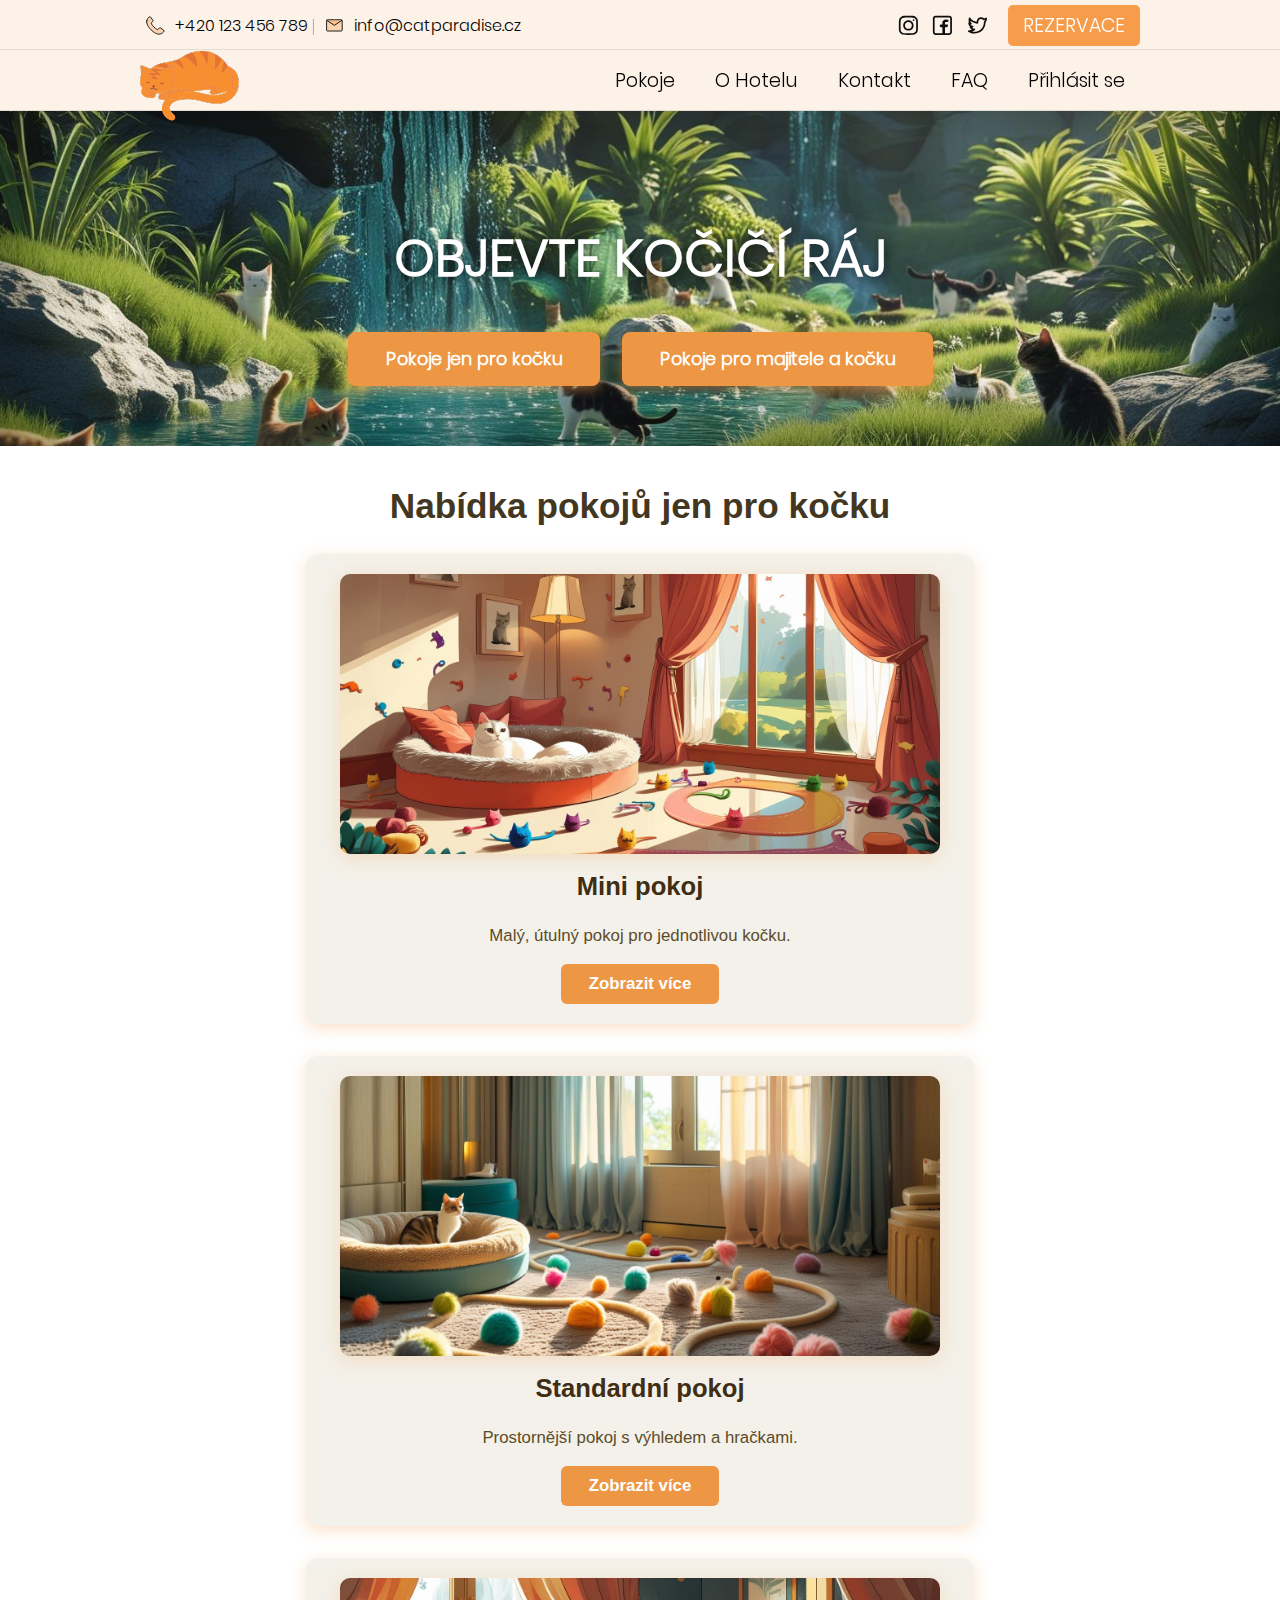
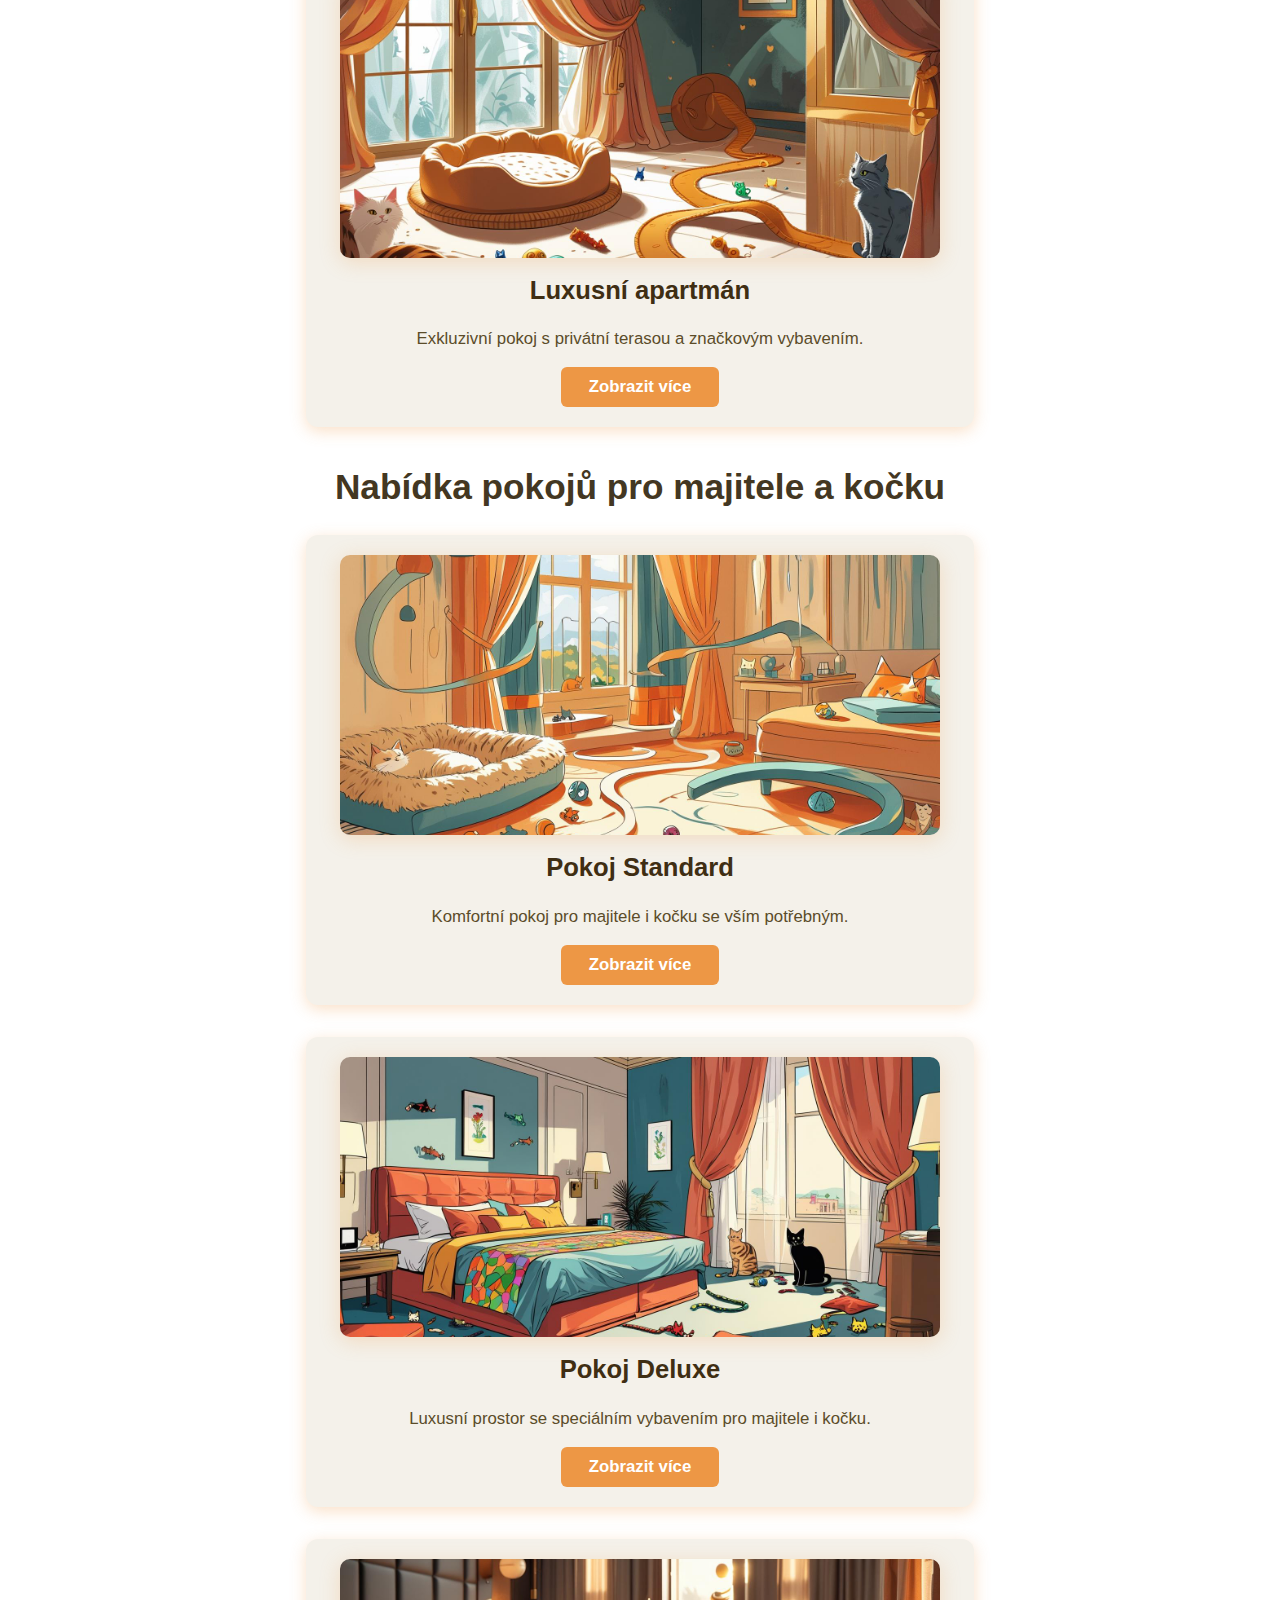
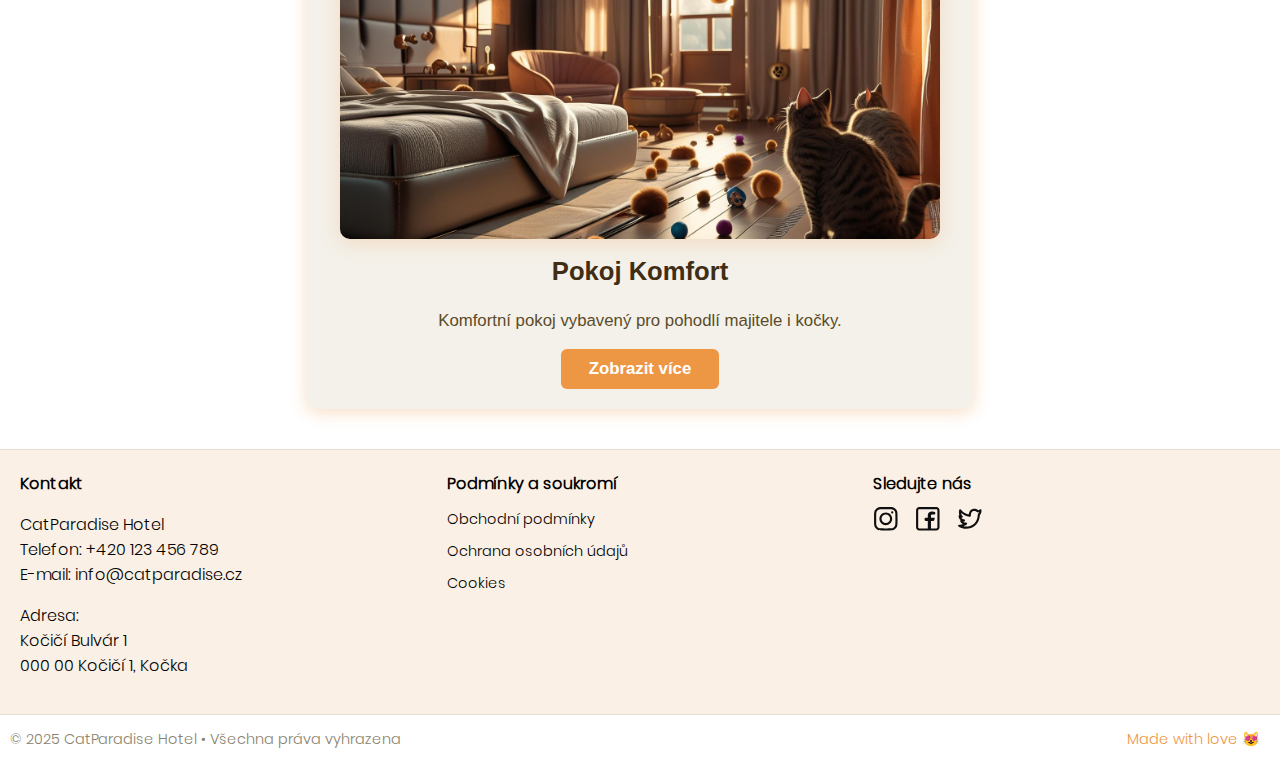
<file: PokojePage.html>
<!DOCTYPE html>
<html lang="cs">
<head>
    <meta charset="UTF-8">
    <meta name="viewport" content="width=device-width, initial-scale=1.0">
    <title>Pokoje | Cat Paradise Hotel</title>
    <link rel="stylesheet" href="Styles/PokojeStyles.css">
    <link rel="stylesheet" href="Styles/HeaderStyle.css">
    <link rel="stylesheet" href="Styles/FooterStyles.css">
    <script src="JavaScript/Pokoje.js"></script>
    <script src="JavaScript/SideBar.js"></script>
    <link rel="icon" href="Images/icon.png" type="image/png">
    <style>
        @font-face {
            font-family: "Rosliya Quuen";
            src: url("Fonts/Rosliya Queen.ttf" ) format( "truetype");
        }
        @font-face {
            font-family: "Poppins-Light";
            src: url("Fonts/Poppins-Light.ttf" ) format( "truetype");
        }
    </style>
</head>

<body>
<header>
    <div class="topbar">
        <div class="topbar-cont">
            <div class="contact">
                <span class="icon-inline">
                <svg viewBox="0 0 24 24" fill="none" xmlns="http://www.w3.org/2000/svg">
                <path d="M2.01394 6.87134C1.34749 10.0618 3.85967 13.8597 7.01471 17.0147C10.1698 20.1698 13.9676 22.682 17.1581 22.0155C19.782 21.4674 21.1215 20.0697
                21.8754 18.8788C22.1355 18.4678 22.0042 17.9344 21.6143 17.6436L17.9224 14.8897C17.5243 14.5928 16.9685 14.633 16.6174 14.9842L14.6577 16.9438C14.6577
                16.9438 12.7529 16.3246 10.2288 13.8006C7.70482 11.2766 7.08564 9.37175 7.08564 9.37175L9.04529 7.4121C9.39648 7.06091 9.43671 6.5052 9.13975 6.10709L6.38585
                2.4151C6.09505 2.02525 5.56163 1.89395 5.15068 2.15407C3.9597 2.90794 2.56203 4.24747 2.01394 6.87134Z" stroke="#000000" stroke-linecap="round" stroke-linejoin="round"/>
                </svg>
                </span>
                <span class="tel-cislo">+420 123 456 789</span>
                <span class="linka">|</span>
                <span class="icon-inline">
                <svg viewBox="0 0 24 24" fill="none" xmlns="http://www.w3.org/2000/svg">
                    <path d="M3 17.5V6.5C3 5.94772 3.44772 5.5 4 5.5H12H20C20.5523 5.5 21 5.94772 21 6.5V17.5C21 18.0523 20.5523 18.5 20 18.5H4C3.44772 18.5 3 18.0523 3 17.5Z"
                          stroke="#000000" stroke-linejoin="round"/>
                    <path d="M3 6L12 12L21 6" stroke="#000000" stroke-linejoin="round"/>
                </svg>
                </span>
                <span class="email">info@catparadise.cz</span>
            </div>

            <div class="social">
                <span class="icon-inline">
                <a href="index.html"><svg viewBox="0 0 24 24" xmlns="http://www.w3.org/2000/svg">
                    <path fill-rule="evenodd" clip-rule="evenodd" d="M12 18C15.3137 18 18 15.3137 18 12C18 8.68629 15.3137 6 12 6C8.68629 6 6 8.68629 6 12C6 15.3137
                    8.68629 18 12 18ZM12 16C14.2091 16 16 14.2091 16 12C16 9.79086 14.2091 8 12 8C9.79086 8 8 9.79086 8 12C8 14.2091 9.79086 16 12 16Z" fill="#0F0F0F"/>
                    <path d="M18 5C17.4477 5 17 5.44772 17 6C17 6.55228 17.4477 7 18 7C18.5523 7 19 6.55228 19 6C19 5.44772 18.5523 5 18 5Z" fill="#0F0F0F"/>
                    <path fill-rule="evenodd" clip-rule="evenodd" d="M1.65396 4.27606C1 5.55953 1 7.23969 1 10.6V13.4C1 16.7603 1 18.4405 1.65396 19.7239C2.2292 20.8529
                    3.14708 21.7708 4.27606 22.346C5.55953 23 7.23969 23 10.6 23H13.4C16.7603 23 18.4405 23 19.7239 22.346C20.8529 21.7708 21.7708 20.8529 22.346 19.7239C23
                    18.4405 23 16.7603 23 13.4V10.6C23 7.23969 23 5.55953 22.346 4.27606C21.7708 3.14708 20.8529 2.2292 19.7239 1.65396C18.4405 1 16.7603 1 13.4 1H10.6C7.23969
                    1 5.55953 1 4.27606 1.65396C3.14708 2.2292 2.2292 3.14708 1.65396 4.27606ZM13.4 3H10.6C8.88684 3 7.72225 3.00156 6.82208 3.0751C5.94524 3.14674 5.49684 3.27659
                    5.18404 3.43597C4.43139 3.81947 3.81947 4.43139 3.43597 5.18404C3.27659 5.49684 3.14674 5.94524 3.0751 6.82208C3.00156 7.72225 3 8.88684 3 10.6V13.4C3 15.1132
                    3.00156 16.2777 3.0751 17.1779C3.14674 18.0548 3.27659 18.5032 3.43597 18.816C3.81947 19.5686 4.43139 20.1805 5.18404 20.564C5.49684 20.7234 5.94524 20.8533
                    6.82208 20.9249C7.72225 20.9984 8.88684 21 10.6 21H13.4C15.1132 21 16.2777 20.9984 17.1779 20.9249C18.0548 20.8533 18.5032 20.7234 18.816 20.564C19.5686 20.1805
                    20.1805 19.5686 20.564 18.816C20.7234 18.5032 20.8533 18.0548 20.9249 17.1779C20.9984 16.2777 21 15.1132 21 13.4V10.6C21 8.88684 20.9984 7.72225 20.9249
                    6.82208C20.8533 5.94524 20.7234 5.49684 20.564 5.18404C20.1805 4.43139 19.5686 3.81947 18.816 3.43597C18.5032 3.27659 18.0548 3.14674 17.1779 3.0751C16.2777
                    3.00156 15.1132 3 13.4 3Z" fill="#0F0F0F"/><!-- Instagram --></svg></a>
                <a href="index.html"><svg viewBox="0 0 24 24" xmlns="http://www.w3.org/2000/svg">
                    <path fill-rule="evenodd" clip-rule="evenodd" d="M20 1C21.6569 1 23 2.34315 23 4V20C23 21.6569 21.6569 23 20 23H4C2.34315 23 1 21.6569 1 20V4C1 2.34315
                    2.34315 1 4 1H20ZM20 3C20.5523 3 21 3.44772 21 4V20C21 20.5523 20.5523 21 20 21H15V13.9999H17.0762C17.5066 13.9999 17.8887 13.7245 18.0249 13.3161L18.4679
                    11.9871C18.6298 11.5014 18.2683 10.9999 17.7564 10.9999H15V8.99992C15 8.49992 15.5 7.99992 16 7.99992H18C18.5523 7.99992 19 7.5522 19 6.99992V6.31393C19
                    5.99091 18.7937 5.7013 18.4813 5.61887C17.1705 5.27295 16 5.27295 16 5.27295C13.5 5.27295 12 6.99992 12 8.49992V10.9999H10C9.44772 10.9999 9 11.4476 9
                    11.9999V12.9999C9 13.5522 9.44771 13.9999 10 13.9999H12V21H4C3.44772 21 3 20.5523 3 20V4C3 3.44772 3.44772 3 4 3H20Z" fill="#0F0F0F"/><!-- Facebook --></svg></a>
                <a href="index.html"><svg viewBox="0 0 24 24" xmlns="http://www.w3.org/2000/svg">
                    <path fill-rule="evenodd" clip-rule="evenodd" d="M19.7828 3.91825C20.1313 3.83565 20.3743 3.75444 20.5734 3.66915C20.8524 3.54961 21.0837 3.40641 21.4492
                    3.16524C21.7563 2.96255 22.1499 2.9449 22.4739 3.11928C22.7979 3.29366 23 3.6319 23 3.99986C23 5.08079 22.8653 5.96673 22.5535 6.7464C22.2911 7.40221 21.9225
                    7.93487 21.4816 8.41968C21.2954 11.7828 20.3219 14.4239 18.8336 16.4248C17.291 18.4987 15.2386 19.8268 13.0751 20.5706C10.9179 21.3121 8.63863 21.4778 6.5967
                    21.2267C4.56816 20.9773 2.69304 20.3057 1.38605 19.2892C1.02813 19.0108 0.902313 18.5264 1.07951 18.109C1.25671 17.6916 1.69256 17.4457 2.14144 17.5099C3.42741
                    17.6936 4.6653 17.4012 5.6832 16.9832C5.48282 16.8742 5.29389 16.7562 5.11828 16.6346C4.19075 15.9925 3.4424 15.1208 3.10557 14.4471C2.96618 14.1684 2.96474
                    13.8405 3.10168 13.5606C3.17232 13.4161 3.27562 13.293 3.40104 13.1991C2.04677 12.0814 1.49999 10.5355 1.49999 9.49986C1.49999 9.19192 1.64187 8.90115 1.88459
                    8.71165C1.98665 8.63197 2.10175 8.57392 2.22308 8.53896C2.12174 8.24222 2.0431 7.94241 1.98316 7.65216C1.71739 6.3653 1.74098 4.91284 2.02985 3.75733C2.1287
                    3.36191 2.45764 3.06606 2.86129 3.00952C3.26493 2.95299 3.6625 3.14709 3.86618 3.50014C4.94369 5.36782 6.93116 6.50943 8.78086 7.18568C9.6505 7.50362 10.4559
                    7.70622 11.0596 7.83078C11.1899 6.61019 11.5307 5.6036 12.0538 4.80411C12.7439 3.74932 13.7064 3.12525 14.74 2.84698C16.5227 2.36708 18.5008 2.91382 19.7828
                    3.91825ZM10.7484 9.80845C10.0633 9.67087 9.12171 9.43976 8.09412 9.06408C6.7369 8.56789 5.16088 7.79418 3.84072 6.59571C3.86435 6.81625 3.89789 7.03492 3.94183
                    7.24766C4.16308 8.31899 4.5742 8.91899 4.94721 9.10549C5.40342 9.3336 5.61484 9.8685 5.43787 10.3469C5.19827 10.9946 4.56809 11.0477 3.99551 10.9046C4.45603
                    11.595 5.28377 12.2834 6.66439 12.5135C7.14057 12.5929 7.49208 13.0011 7.49986 13.4838C7.50765 13.9665 7.16949 14.3858 6.69611 14.4805L5.82565 14.6546C5.95881
                    14.7703 6.103 14.8838 6.2567 14.9902C6.95362 15.4727 7.65336 15.6808 8.25746 15.5298C8.70991 15.4167 9.18047 15.6313 9.39163 16.0472C9.60278 16.463 9.49846
                    16.9696 9.14018 17.2681C8.49626 17.8041 7.74425 18.2342 6.99057 18.5911C6.63675 18.7587 6.24134 18.9241 5.8119 19.0697C6.14218 19.1402 6.48586 19.198 6.84078
                    19.2417C8.61136 19.4594 10.5821 19.3126 12.4249 18.6792C14.2614 18.0479 15.9589 16.9385 17.2289 15.2312C18.497 13.5262 19.382 11.1667 19.5007 7.96291C19.51
                    7.71067 19.6144 7.47129 19.7929 7.29281C20.2425 6.84316 20.6141 6.32777 20.7969 5.7143C20.477 5.81403 20.1168 5.90035 19.6878 5.98237C19.3623 6.04459 19.0272
                    5.94156 18.7929 5.70727C18.0284 4.94274 16.5164 4.43998 15.2599 4.77822C14.6686 4.93741 14.1311 5.28203 13.7274 5.89906C13.3153 6.52904 13 7.51045 13 8.9999C13
                    9.28288 12.8801 9.5526 12.6701 9.74221C12.1721 10.1917 11.334 9.92603 10.7484 9.80845Z" fill="#0F0F0F"/><!-- Twitter --></svg></a>
                </span>
                <a href="RezervacePage.html">
                    <button class="reservation-btn">REZERVACE</button>
                </a>
            </div>
        </div>
    </div>

    <nav class="navbar">
        <div class="nav-cont">
            <div class="logo">
                <a href="index.html"><img src="Images/Logo.png" alt="logo"></a>
            </div>

            <a id="ham-button" href="#" aria-label="Otevřít menu">
                <svg viewBox="0 0 24 24" fill="none" xmlns="http://www.w3.org/2000/svg">
                    <path d="M6 12H18" stroke="#000000" stroke-linecap="round" stroke-linejoin="round"/>
                    <path d="M6 15.5H18" stroke="#000000" stroke-linecap="round" stroke-linejoin="round"/>
                    <path d="M6 8.5H18" stroke="#000000" stroke-linecap="round" stroke-linejoin="round"/>
                </svg>
            </a>

            <ul class="menu">
                <li><a href="PokojePage.html">Pokoje</a></li>
                <li><a href="AboutHotelPage.html">O Hotelu</a></li>
                <li><a href="KontaktPage.html">Kontakt</a></li>
                <li><a href="FAQPage.html">FAQ</a></li>
                <li><a href="LoginPage.html" id="login-profile-link">Přihlásit se</a></li>
            </ul>

            <ul id="menu-mobile" class="menu-mobile">
                <li><a href="PokojePage.html">Pokoje</a></li>
                <li><a href="AboutHotelPage.html">O Hotelu</a></li>
                <li><a href="KontaktPage.html">Kontakt</a></li>
                <li><a href="FAQPage.html">FAQ</a></li>
                <li><a href="LoginPage.html" id="login-profile-link-mobile">Přihlásit se</a></li>
                <li><a href="RezervacePage.html">Rezervace</a></li>
            </ul>
        </div>
    </nav>
</header>

<main>
    <section class="rooms-hero">
        <div class="hero-text">
            <h1>OBJEVTE KOČIČÍ RÁJ</h1>
        </div>
        <div class="hero-buttons">
            <a href="#rooms-cats" class="btn">Pokoje jen pro kočku</a>
            <a href="#rooms-owner-cat" class="btn">Pokoje pro majitele a kočku</a>
        </div>
    </section>

    <section id="rooms-cats" class="rooms-section">
        <h2>Nabídka pokojů jen pro kočku</h2>
        <div class="room-cards">
            <article class="room-card room-cat-1">
                <div class="room-image room-img-1"></div>
                <h3>Mini pokoj</h3>
                <p>Malý, útulný pokoj pro jednotlivou kočku.</p>
                <button class="show-more-btn">Zobrazit více</button>
                <div class="more-text" style="display:none;">
                    <p>Tento pokoj je ideální pro kočky, které rády mají vlastní klid a soukromí. Součástí vybavení jsou měkké pelíšky, škrabadlo a okno s výhledem do zahrady. Pokoj je pravidelně uklízen a má příjemnou teplotu pro komfort vašeho mazlíčka.</p>
                </div>
            </article>
            <article class="room-card room-cat-2">
                <div class="room-image room-img-2"></div>
                <h3>Standardní pokoj</h3>
                <p>Prostornější pokoj s výhledem a hračkami.</p>
                <button class="show-more-btn">Zobrazit více</button>
                <div class="more-text" style="display:none;">
                    <p>Standardní pokojík nabízí dostatek prostoru pro aktivní kočky – hračky, interaktivní škrabadla, komfortní pelíšky. Okno je vybaveno bezpečnostní sítí.</p>
                </div>
            </article>
            <article class="room-card room-cat-3">
                <div class="room-image room-img-3"></div>
                <h3>Luxusní apartmán</h3>
                <p>Exkluzivní pokoj s privátní terasou a značkovým vybavením.</p>
                <button class="show-more-btn">Zobrazit více</button>
                <div class="more-text" style="display:none;">
                    <p>Luxusní apartmán obsahuje privátní terasu, automatické zásobníky na krmivo a vodu, speciální aromaterapii a designový nábytek.</p>
                </div>
            </article>
        </div>
    </section>

    <section id="rooms-owner-cat" class="rooms-section">
        <h2>Nabídka pokojů pro majitele a kočku</h2>
        <div class="room-cards">
            <article class="room-card room-owner-cat-1">
                <div class="room-image room-owner-img-1"></div>
                <h3>Pokoj Standard</h3>
                <p>Komfortní pokoj pro majitele i kočku se vším potřebným.</p>
                <button class="show-more-btn">Zobrazit více</button>
                <div class="more-text" style="display:none;">
                    <p>Pokoj Standard má pohodlné dvojlůžko, klimatizaci, vlastní prostor pro kočku i hračky. K dispozici je Wi-Fi a televizor pro relaxaci majitele.</p>
                </div>
            </article>
            <article class="room-card room-owner-cat-2">
                <div class="room-image room-owner-img-2"></div>
                <h3>Pokoj Deluxe</h3>
                <p>Luxusní prostor se speciálním vybavením pro majitele i kočku.</p>
                <button class="show-more-btn">Zobrazit více</button>
                <div class="more-text" style="display:none;">
                    <p>Pokoj je vybaven velkou postelí s ortopedickým matrací, privátní koupelnou a speciálním koutkem s škrabadly pro kočku.</p>
                </div>
            </article>
            <article class="room-card room-owner-cat-3">
                <div class="room-image room-owner-img-3"></div>
                <h3>Pokoj Komfort</h3>
                <p>Komfortní pokoj vybavený pro pohodlí majitele i kočky.</p>
                <button class="show-more-btn">Zobrazit více</button>
                <div class="more-text" style="display:none;">
                    <p>Pokoj Komfort nabízí příjemné prostředí s dostatkem prostoru, moderní nábytek a speciální vybavení pro kočky, včetně škrabadel a odpočinkových míst.</p>
                </div>
            </article>
        </div>
    </section>
</main>

<footer class="footer">
    <div class="footer-contact">
        <h4>Kontakt</h4>
        <p>
            CatParadise Hotel<br>
            Telefon: +420 123 456 789<br>
            E-mail: info@catparadise.cz
        </p>
        <p>
            Adresa:<br>
            Kočičí Bulvár 1<br>
            000 00 Kočičí 1, Kočka
        </p>
    </div>
    <div class="footer-legal">
        <h4>Podmínky a soukromí</h4>
        <ul>
            <li><a href="#">Obchodní podmínky</a></li>
            <li><a href="#">Ochrana osobních údajů</a></li>
            <li><a href="#">Cookies</a></li>
        </ul>
    </div>
    <div class="footer-social">
        <h4>Sledujte nás</h4>
        <div class="social-icons">
            <a href="index.html"><svg width="25px" height="25px" viewBox="0 0 24 24" xmlns="http://www.w3.org/2000/svg">
                <path fill-rule="evenodd" clip-rule="evenodd" d="M12 18C15.3137 18 18 15.3137 18 12C18 8.68629 15.3137 6 12 6C8.68629 6 6 8.68629 6 12C6 15.3137
                8.68629 18 12 18ZM12 16C14.2091 16 16 14.2091 16 12C16 9.79086 14.2091 8 12 8C9.79086 8 8 9.79086 8 12C8 14.2091 9.79086 16 12 16Z" fill="#0F0F0F"/>
                <path d="M18 5C17.4477 5 17 5.44772 17 6C17 6.55228 17.4477 7 18 7C18.5523 7 19 6.55228 19 6C19 5.44772 18.5523 5 18 5Z" fill="#0F0F0F"/>
                <path fill-rule="evenodd" clip-rule="evenodd" d="M1.65396 4.27606C1 5.55953 1 7.23969 1 10.6V13.4C1 16.7603 1 18.4405 1.65396 19.7239C2.2292 20.8529
                3.14708 21.7708 4.27606 22.346C5.55953 23 7.23969 23 10.6 23H13.4C16.7603 23 18.4405 23 19.7239 22.346C20.8529 21.7708 21.7708 20.8529 22.346 19.7239C23
                18.4405 23 16.7603 23 13.4V10.6C23 7.23969 23 5.55953 22.346 4.27606C21.7708 3.14708 20.8529 2.2292 19.7239 1.65396C18.4405 1 16.7603 1 13.4 1H10.6C7.23969
                1 5.55953 1 4.27606 1.65396C3.14708 2.2292 2.2292 3.14708 1.65396 4.27606ZM13.4 3H10.6C8.88684 3 7.72225 3.00156 6.82208 3.0751C5.94524 3.14674 5.49684 3.27659
                5.18404 3.43597C4.43139 3.81947 3.81947 4.43139 3.43597 5.18404C3.27659 5.49684 3.14674 5.94524 3.0751 6.82208C3.00156 7.72225 3 8.88684 3 10.6V13.4C3 15.1132
                3.00156 16.2777 3.0751 17.1779C3.14674 18.0548 3.27659 18.5032 3.43597 18.816C3.81947 19.5686 4.43139 20.1805 5.18404 20.564C5.49684 20.7234 5.94524 20.8533
                6.82208 20.9249C7.72225 20.9984 8.88684 21 10.6 21H13.4C15.1132 21 16.2777 20.9984 17.1779 20.9249C18.0548 20.8533 18.5032 20.7234 18.816 20.564C19.5686 20.1805
                20.1805 19.5686 20.564 18.816C20.7234 18.5032 20.8533 18.0548 20.9249 17.1779C20.9984 16.2777 21 15.1132 21 13.4V10.6C21 8.88684 20.9984 7.72225 20.9249
                6.82208C20.8533 5.94524 20.7234 5.49684 20.564 5.18404C20.1805 4.43139 19.5686 3.81947 18.816 3.43597C18.5032 3.27659 18.0548 3.14674 17.1779 3.0751C16.2777
                3.00156 15.1132 3 13.4 3Z" fill="#0F0F0F"/><!-- Instagram --></svg></a>
            <a href="index.html"><svg width="25px" height="25px" viewBox="0 0 24 24" xmlns="http://www.w3.org/2000/svg">
                <path fill-rule="evenodd" clip-rule="evenodd" d="M20 1C21.6569 1 23 2.34315 23 4V20C23 21.6569 21.6569 23 20 23H4C2.34315 23 1 21.6569 1 20V4C1 2.34315
                2.34315 1 4 1H20ZM20 3C20.5523 3 21 3.44772 21 4V20C21 20.5523 20.5523 21 20 21H15V13.9999H17.0762C17.5066 13.9999 17.8887 13.7245 18.0249 13.3161L18.4679
                11.9871C18.6298 11.5014 18.2683 10.9999 17.7564 10.9999H15V8.99992C15 8.49992 15.5 7.99992 16 7.99992H18C18.5523 7.99992 19 7.5522 19 6.99992V6.31393C19
                5.99091 18.7937 5.7013 18.4813 5.61887C17.1705 5.27295 16 5.27295 16 5.27295C13.5 5.27295 12 6.99992 12 8.49992V10.9999H10C9.44772 10.9999 9 11.4476 9
                11.9999V12.9999C9 13.5522 9.44771 13.9999 10 13.9999H12V21H4C3.44772 21 3 20.5523 3 20V4C3 3.44772 3.44772 3 4 3H20Z" fill="#0F0F0F"/><!-- Facebook --></svg></a>
            <a href="index.html"><svg width="25px" height="25px" viewBox="0 0 24 24" xmlns="http://www.w3.org/2000/svg">
                <path fill-rule="evenodd" clip-rule="evenodd" d="M19.7828 3.91825C20.1313 3.83565 20.3743 3.75444 20.5734 3.66915C20.8524 3.54961 21.0837 3.40641 21.4492
                3.16524C21.7563 2.96255 22.1499 2.9449 22.4739 3.11928C22.7979 3.29366 23 3.6319 23 3.99986C23 5.08079 22.8653 5.96673 22.5535 6.7464C22.2911 7.40221 21.9225
                7.93487 21.4816 8.41968C21.2954 11.7828 20.3219 14.4239 18.8336 16.4248C17.291 18.4987 15.2386 19.8268 13.0751 20.5706C10.9179 21.3121 8.63863 21.4778 6.5967
                21.2267C4.56816 20.9773 2.69304 20.3057 1.38605 19.2892C1.02813 19.0108 0.902313 18.5264 1.07951 18.109C1.25671 17.6916 1.69256 17.4457 2.14144 17.5099C3.42741
                17.6936 4.6653 17.4012 5.6832 16.9832C5.48282 16.8742 5.29389 16.7562 5.11828 16.6346C4.19075 15.9925 3.4424 15.1208 3.10557 14.4471C2.96618 14.1684 2.96474
                13.8405 3.10168 13.5606C3.17232 13.4161 3.27562 13.293 3.40104 13.1991C2.04677 12.0814 1.49999 10.5355 1.49999 9.49986C1.49999 9.19192 1.64187 8.90115 1.88459
                8.71165C1.98665 8.63197 2.10175 8.57392 2.22308 8.53896C2.12174 8.24222 2.0431 7.94241 1.98316 7.65216C1.71739 6.3653 1.74098 4.91284 2.02985 3.75733C2.1287
                3.36191 2.45764 3.06606 2.86129 3.00952C3.26493 2.95299 3.6625 3.14709 3.86618 3.50014C4.94369 5.36782 6.93116 6.50943 8.78086 7.18568C9.6505 7.50362 10.4559
                7.70622 11.0596 7.83078C11.1899 6.61019 11.5307 5.6036 12.0538 4.80411C12.7439 3.74932 13.7064 3.12525 14.74 2.84698C16.5227 2.36708 18.5008 2.91382 19.7828
                3.91825ZM10.7484 9.80845C10.0633 9.67087 9.12171 9.43976 8.09412 9.06408C6.7369 8.56789 5.16088 7.79418 3.84072 6.59571C3.86435 6.81625 3.89789 7.03492 3.94183
                7.24766C4.16308 8.31899 4.5742 8.91899 4.94721 9.10549C5.40342 9.3336 5.61484 9.8685 5.43787 10.3469C5.19827 10.9946 4.56809 11.0477 3.99551 10.9046C4.45603
                11.595 5.28377 12.2834 6.66439 12.5135C7.14057 12.5929 7.49208 13.0011 7.49986 13.4838C7.50765 13.9665 7.16949 14.3858 6.69611 14.4805L5.82565 14.6546C5.95881
                14.7703 6.103 14.8838 6.2567 14.9902C6.95362 15.4727 7.65336 15.6808 8.25746 15.5298C8.70991 15.4167 9.18047 15.6313 9.39163 16.0472C9.60278 16.463 9.49846
                16.9696 9.14018 17.2681C8.49626 17.8041 7.74425 18.2342 6.99057 18.5911C6.63675 18.7587 6.24134 18.9241 5.8119 19.0697C6.14218 19.1402 6.48586 19.198 6.84078
                19.2417C8.61136 19.4594 10.5821 19.3126 12.4249 18.6792C14.2614 18.0479 15.9589 16.9385 17.2289 15.2312C18.497 13.5262 19.382 11.1667 19.5007 7.96291C19.51
                7.71067 19.6144 7.47129 19.7929 7.29281C20.2425 6.84316 20.6141 6.32777 20.7969 5.7143C20.477 5.81403 20.1168 5.90035 19.6878 5.98237C19.3623 6.04459 19.0272
                5.94156 18.7929 5.70727C18.0284 4.94274 16.5164 4.43998 15.2599 4.77822C14.6686 4.93741 14.1311 5.28203 13.7274 5.89906C13.3153 6.52904 13 7.51045 13 8.9999C13
                9.28288 12.8801 9.5526 12.6701 9.74221C12.1721 10.1917 11.334 9.92603 10.7484 9.80845Z" fill="#0F0F0F"/><!-- Twitter --></svg></a>
        </div>
    </div>
    <div class="footer-bottom">
        <p>&copy; 2025 CatParadise Hotel • Všechna práva vyhrazena</p>
        <p class="love">Made with love &#128571;</p>
    </div>
</footer>
</body>
</html>
</file>
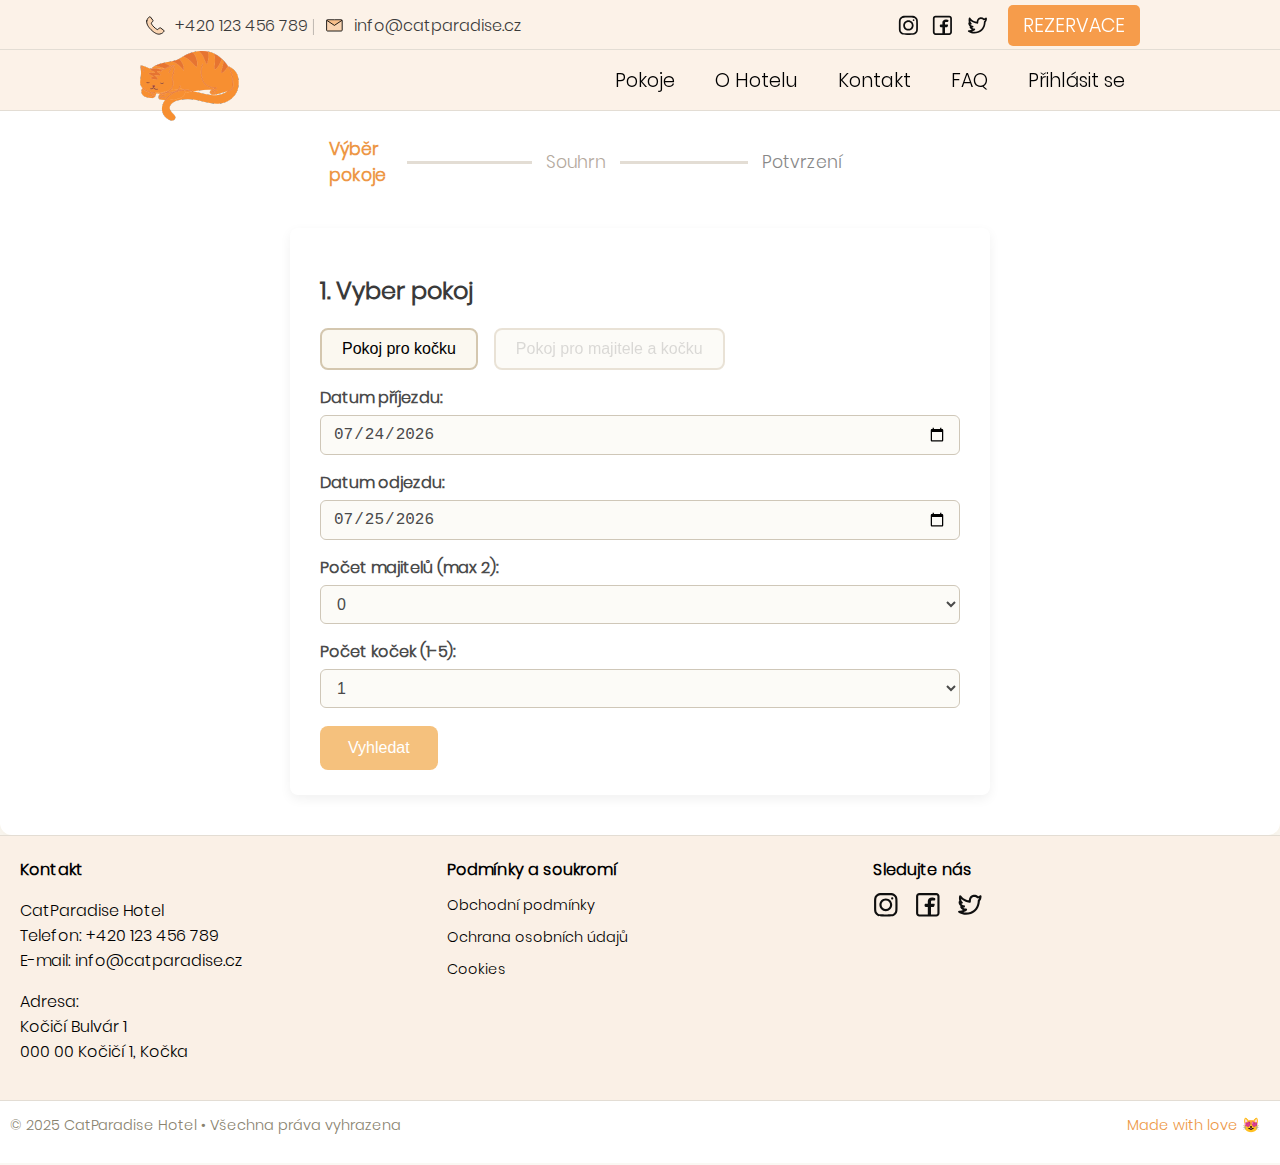
<file: RezervacePage.html>
<!DOCTYPE html>
<html lang="cs">
<head>
    <meta charset="UTF-8">
    <meta name="viewport" content="width=device-width, initial-scale=1.0">
    <title>Rezervace | Cat Paradise Hotel</title>
    <link rel="stylesheet" href="Styles/RezervaceStyles.css">
    <link rel="stylesheet" href="Styles/HeaderStyle.css">
    <link rel="stylesheet" href="Styles/FooterStyles.css">
    <script src="JavaScript/Rezervace.js"></script>
    <script src="JavaScript/SideBar.js"></script>
    <link rel="icon" href="Images/icon.png" type="image/png">
    <style>
        @font-face {
            font-family: "Rosliya Quuen";
            src: url("Fonts/Rosliya Queen.ttf" ) format( "truetype");
        }
        @font-face {
            font-family: "Poppins-Light";
            src: url("Fonts/Poppins-Light.ttf" ) format( "truetype");
        }
    </style>
</head>

<body>
<header>
    <div class="topbar">
        <div class="topbar-cont">
            <div class="contact">
                <span class="icon-inline">
                <svg viewBox="0 0 24 24" fill="none" xmlns="http://www.w3.org/2000/svg">
                <path d="M2.01394 6.87134C1.34749 10.0618 3.85967 13.8597 7.01471 17.0147C10.1698 20.1698 13.9676 22.682 17.1581 22.0155C19.782 21.4674 21.1215 20.0697
                21.8754 18.8788C22.1355 18.4678 22.0042 17.9344 21.6143 17.6436L17.9224 14.8897C17.5243 14.5928 16.9685 14.633 16.6174 14.9842L14.6577 16.9438C14.6577
                16.9438 12.7529 16.3246 10.2288 13.8006C7.70482 11.2766 7.08564 9.37175 7.08564 9.37175L9.04529 7.4121C9.39648 7.06091 9.43671 6.5052 9.13975 6.10709L6.38585
                2.4151C6.09505 2.02525 5.56163 1.89395 5.15068 2.15407C3.9597 2.90794 2.56203 4.24747 2.01394 6.87134Z" stroke="#000000" stroke-linecap="round" stroke-linejoin="round"/>
                </svg>
                </span>
                <span class="tel-cislo">+420 123 456 789</span>
                <span class="linka">|</span>
                <span class="icon-inline">
                <svg viewBox="0 0 24 24" fill="none" xmlns="http://www.w3.org/2000/svg">
                    <path d="M3 17.5V6.5C3 5.94772 3.44772 5.5 4 5.5H12H20C20.5523 5.5 21 5.94772 21 6.5V17.5C21 18.0523 20.5523 18.5 20 18.5H4C3.44772 18.5 3 18.0523 3 17.5Z"
                          stroke="#000000" stroke-linejoin="round"/>
                    <path d="M3 6L12 12L21 6" stroke="#000000" stroke-linejoin="round"/>
                </svg>
                </span>
                <span class="email">info@catparadise.cz</span>
            </div>

            <div class="social">
                <span class="icon-inline">
                <a href="index.html"><svg viewBox="0 0 24 24" xmlns="http://www.w3.org/2000/svg">
                    <path fill-rule="evenodd" clip-rule="evenodd" d="M12 18C15.3137 18 18 15.3137 18 12C18 8.68629 15.3137 6 12 6C8.68629 6 6 8.68629 6 12C6 15.3137
                    8.68629 18 12 18ZM12 16C14.2091 16 16 14.2091 16 12C16 9.79086 14.2091 8 12 8C9.79086 8 8 9.79086 8 12C8 14.2091 9.79086 16 12 16Z" fill="#0F0F0F"/>
                    <path d="M18 5C17.4477 5 17 5.44772 17 6C17 6.55228 17.4477 7 18 7C18.5523 7 19 6.55228 19 6C19 5.44772 18.5523 5 18 5Z" fill="#0F0F0F"/>
                    <path fill-rule="evenodd" clip-rule="evenodd" d="M1.65396 4.27606C1 5.55953 1 7.23969 1 10.6V13.4C1 16.7603 1 18.4405 1.65396 19.7239C2.2292 20.8529
                    3.14708 21.7708 4.27606 22.346C5.55953 23 7.23969 23 10.6 23H13.4C16.7603 23 18.4405 23 19.7239 22.346C20.8529 21.7708 21.7708 20.8529 22.346 19.7239C23
                    18.4405 23 16.7603 23 13.4V10.6C23 7.23969 23 5.55953 22.346 4.27606C21.7708 3.14708 20.8529 2.2292 19.7239 1.65396C18.4405 1 16.7603 1 13.4 1H10.6C7.23969
                    1 5.55953 1 4.27606 1.65396C3.14708 2.2292 2.2292 3.14708 1.65396 4.27606ZM13.4 3H10.6C8.88684 3 7.72225 3.00156 6.82208 3.0751C5.94524 3.14674 5.49684 3.27659
                    5.18404 3.43597C4.43139 3.81947 3.81947 4.43139 3.43597 5.18404C3.27659 5.49684 3.14674 5.94524 3.0751 6.82208C3.00156 7.72225 3 8.88684 3 10.6V13.4C3 15.1132
                    3.00156 16.2777 3.0751 17.1779C3.14674 18.0548 3.27659 18.5032 3.43597 18.816C3.81947 19.5686 4.43139 20.1805 5.18404 20.564C5.49684 20.7234 5.94524 20.8533
                    6.82208 20.9249C7.72225 20.9984 8.88684 21 10.6 21H13.4C15.1132 21 16.2777 20.9984 17.1779 20.9249C18.0548 20.8533 18.5032 20.7234 18.816 20.564C19.5686 20.1805
                    20.1805 19.5686 20.564 18.816C20.7234 18.5032 20.8533 18.0548 20.9249 17.1779C20.9984 16.2777 21 15.1132 21 13.4V10.6C21 8.88684 20.9984 7.72225 20.9249
                    6.82208C20.8533 5.94524 20.7234 5.49684 20.564 5.18404C20.1805 4.43139 19.5686 3.81947 18.816 3.43597C18.5032 3.27659 18.0548 3.14674 17.1779 3.0751C16.2777
                    3.00156 15.1132 3 13.4 3Z" fill="#0F0F0F"/><!-- Instagram --></svg></a>
                <a href="index.html"><svg viewBox="0 0 24 24" xmlns="http://www.w3.org/2000/svg">
                    <path fill-rule="evenodd" clip-rule="evenodd" d="M20 1C21.6569 1 23 2.34315 23 4V20C23 21.6569 21.6569 23 20 23H4C2.34315 23 1 21.6569 1 20V4C1 2.34315
                    2.34315 1 4 1H20ZM20 3C20.5523 3 21 3.44772 21 4V20C21 20.5523 20.5523 21 20 21H15V13.9999H17.0762C17.5066 13.9999 17.8887 13.7245 18.0249 13.3161L18.4679
                    11.9871C18.6298 11.5014 18.2683 10.9999 17.7564 10.9999H15V8.99992C15 8.49992 15.5 7.99992 16 7.99992H18C18.5523 7.99992 19 7.5522 19 6.99992V6.31393C19
                    5.99091 18.7937 5.7013 18.4813 5.61887C17.1705 5.27295 16 5.27295 16 5.27295C13.5 5.27295 12 6.99992 12 8.49992V10.9999H10C9.44772 10.9999 9 11.4476 9
                    11.9999V12.9999C9 13.5522 9.44771 13.9999 10 13.9999H12V21H4C3.44772 21 3 20.5523 3 20V4C3 3.44772 3.44772 3 4 3H20Z" fill="#0F0F0F"/><!-- Facebook --></svg></a>
                <a href="index.html"><svg viewBox="0 0 24 24" xmlns="http://www.w3.org/2000/svg">
                    <path fill-rule="evenodd" clip-rule="evenodd" d="M19.7828 3.91825C20.1313 3.83565 20.3743 3.75444 20.5734 3.66915C20.8524 3.54961 21.0837 3.40641 21.4492
                    3.16524C21.7563 2.96255 22.1499 2.9449 22.4739 3.11928C22.7979 3.29366 23 3.6319 23 3.99986C23 5.08079 22.8653 5.96673 22.5535 6.7464C22.2911 7.40221 21.9225
                    7.93487 21.4816 8.41968C21.2954 11.7828 20.3219 14.4239 18.8336 16.4248C17.291 18.4987 15.2386 19.8268 13.0751 20.5706C10.9179 21.3121 8.63863 21.4778 6.5967
                    21.2267C4.56816 20.9773 2.69304 20.3057 1.38605 19.2892C1.02813 19.0108 0.902313 18.5264 1.07951 18.109C1.25671 17.6916 1.69256 17.4457 2.14144 17.5099C3.42741
                    17.6936 4.6653 17.4012 5.6832 16.9832C5.48282 16.8742 5.29389 16.7562 5.11828 16.6346C4.19075 15.9925 3.4424 15.1208 3.10557 14.4471C2.96618 14.1684 2.96474
                    13.8405 3.10168 13.5606C3.17232 13.4161 3.27562 13.293 3.40104 13.1991C2.04677 12.0814 1.49999 10.5355 1.49999 9.49986C1.49999 9.19192 1.64187 8.90115 1.88459
                    8.71165C1.98665 8.63197 2.10175 8.57392 2.22308 8.53896C2.12174 8.24222 2.0431 7.94241 1.98316 7.65216C1.71739 6.3653 1.74098 4.91284 2.02985 3.75733C2.1287
                    3.36191 2.45764 3.06606 2.86129 3.00952C3.26493 2.95299 3.6625 3.14709 3.86618 3.50014C4.94369 5.36782 6.93116 6.50943 8.78086 7.18568C9.6505 7.50362 10.4559
                    7.70622 11.0596 7.83078C11.1899 6.61019 11.5307 5.6036 12.0538 4.80411C12.7439 3.74932 13.7064 3.12525 14.74 2.84698C16.5227 2.36708 18.5008 2.91382 19.7828
                    3.91825ZM10.7484 9.80845C10.0633 9.67087 9.12171 9.43976 8.09412 9.06408C6.7369 8.56789 5.16088 7.79418 3.84072 6.59571C3.86435 6.81625 3.89789 7.03492 3.94183
                    7.24766C4.16308 8.31899 4.5742 8.91899 4.94721 9.10549C5.40342 9.3336 5.61484 9.8685 5.43787 10.3469C5.19827 10.9946 4.56809 11.0477 3.99551 10.9046C4.45603
                    11.595 5.28377 12.2834 6.66439 12.5135C7.14057 12.5929 7.49208 13.0011 7.49986 13.4838C7.50765 13.9665 7.16949 14.3858 6.69611 14.4805L5.82565 14.6546C5.95881
                    14.7703 6.103 14.8838 6.2567 14.9902C6.95362 15.4727 7.65336 15.6808 8.25746 15.5298C8.70991 15.4167 9.18047 15.6313 9.39163 16.0472C9.60278 16.463 9.49846
                    16.9696 9.14018 17.2681C8.49626 17.8041 7.74425 18.2342 6.99057 18.5911C6.63675 18.7587 6.24134 18.9241 5.8119 19.0697C6.14218 19.1402 6.48586 19.198 6.84078
                    19.2417C8.61136 19.4594 10.5821 19.3126 12.4249 18.6792C14.2614 18.0479 15.9589 16.9385 17.2289 15.2312C18.497 13.5262 19.382 11.1667 19.5007 7.96291C19.51
                    7.71067 19.6144 7.47129 19.7929 7.29281C20.2425 6.84316 20.6141 6.32777 20.7969 5.7143C20.477 5.81403 20.1168 5.90035 19.6878 5.98237C19.3623 6.04459 19.0272
                    5.94156 18.7929 5.70727C18.0284 4.94274 16.5164 4.43998 15.2599 4.77822C14.6686 4.93741 14.1311 5.28203 13.7274 5.89906C13.3153 6.52904 13 7.51045 13 8.9999C13
                    9.28288 12.8801 9.5526 12.6701 9.74221C12.1721 10.1917 11.334 9.92603 10.7484 9.80845Z" fill="#0F0F0F"/><!-- Twitter --></svg></a>
                </span>
                <a href="RezervacePage.html">
                    <button class="reservation-btn">REZERVACE</button>
                </a>
            </div>
        </div>
    </div>

    <nav class="navbar">
        <div class="nav-cont">
            <div class="logo">
                <a href="index.html"><img src="Images/Logo.png" alt="logo"></a>
            </div>

            <a id="ham-button" href="#" aria-label="Otevřít menu">
                <svg viewBox="0 0 24 24" fill="none" xmlns="http://www.w3.org/2000/svg">
                    <path d="M6 12H18" stroke="#000000" stroke-linecap="round" stroke-linejoin="round"/>
                    <path d="M6 15.5H18" stroke="#000000" stroke-linecap="round" stroke-linejoin="round"/>
                    <path d="M6 8.5H18" stroke="#000000" stroke-linecap="round" stroke-linejoin="round"/>
                </svg>
            </a>

            <ul class="menu">
                <li><a href="PokojePage.html">Pokoje</a></li>
                <li><a href="AboutHotelPage.html">O Hotelu</a></li>
                <li><a href="KontaktPage.html">Kontakt</a></li>
                <li><a href="FAQPage.html">FAQ</a></li>
                <li><a href="LoginPage.html" id="login-profile-link">Přihlásit se</a></li>
            </ul>

            <ul id="menu-mobile" class="menu-mobile">
                <li><a href="PokojePage.html">Pokoje</a></li>
                <li><a href="AboutHotelPage.html">O Hotelu</a></li>
                <li><a href="KontaktPage.html">Kontakt</a></li>
                <li><a href="FAQPage.html">FAQ</a></li>
                <li><a href="LoginPage.html" id="login-profile-link-mobile">Přihlásit se</a></li>
                <li><a href="RezervacePage.html">Rezervace</a></li>
            </ul>
        </div>
    </nav>
</header>

<main>
    <nav class="reservation-steps">
        <div class="step-item active" id="step-indicator-1">
            <span class="step-label">Výběr pokoje</span>
            <div class="step-line"></div>
        </div>
        <div class="step-item" id="step-indicator-2">
            <span class="step-label">Souhrn</span>
            <div class="step-line"></div>
        </div>
        <div class="step-item" id="step-indicator-3">
            <span class="step-label">Potvrzení</span>
        </div>
    </nav>

    <section id="step1">
        <h2>1. Vyber pokoj</h2>
        <div>
            <button type="button" id="catOnlyBtn" data-roomtype="catOnly">Pokoj pro kočku</button>
            <button type="button" id="ownerAndCatBtn" data-roomtype="ownerAndCat">Pokoj pro majitele a kočku</button>
        </div>

        <!-- 3. Výběr datumu -->
        <div>
            <label for="arrivalDate">Datum příjezdu:</label>
            <input type="date" id="arrivalDate" name="arrivalDate" />
        </div>
        <div>
            <label for="departureDate">Datum odjezdu:</label>
            <input type="date" id="departureDate" name="departureDate" />
        </div>

        <!-- 4. Guest dropdown - počet majitelů a koček -->
        <div>
            <label for="owners">Počet majitelů (max 2):</label>
            <select id="owners" name="owners">
                <option value="0">0</option>
                <option value="1">1</option>
                <option value="2">2</option>
            </select>
        </div>

        <div>
            <label for="cats">Počet koček (1-5):</label>
            <select id="cats" name="cats">
                <option value="1">1</option>
                <option value="2">2</option>
                <option value="3">3</option>
                <option value="4">4</option>
                <option value="5">5</option>
            </select>
        </div>

        <!-- 5. Tlačítko vyhledat -->
        <div>
            <button type="button" id="searchBtn" disabled>Vyhledat</button>
        </div>

        <div id="roomsList" style="margin-top: 20px; display:none;">
            <h3>Dostupné pokoje</h3>
            <!-- 7. Ukázka pokojů -->
            <article data-roomtype="catOnly" class="room">
                <h4>Mini pokoj</h4>
                <p>Tento pokoj je ideální pro kočky, které rády mají vlastní klid a soukromí. Součástí vybavení jsou měkké pelíšky, škrabadlo a okno s výhledem do zahrady. Pokoj je pravidelně uklízen a má příjemnou teplotu pro komfort vašeho mazlíčka.</p>
                <p>Cena: 1000 Kč</p>
                <button type="button" class="reserveBtn">Rezervovat</button>
            </article>
            <article data-roomtype="catOnly" class="room">
                <h4>Standardní pokoj</h4>
                <p>Standardní pokojík nabízí dostatek prostoru pro aktivní kočky – hračky, interaktivní škrabadla, komfortní pelíšky. Okno je vybaveno bezpečnostní sítí.</p>
                <p>Cena: 1200 Kč</p>
                <button type="button" class="reserveBtn">Rezervovat</button>
            </article>
            <article data-roomtype="catOnly" class="room">
                <h4>Luxusní apartmán</h4>
                <p>Luxusní apartmán obsahuje privátní terasu, automatické zásobníky na krmivo a vodu, speciální aromaterapii a designový nábytek.</p>
                <p>Cena: 1500 Kč</p>
                <button type="button" class="reserveBtn">Rezervovat</button>
            </article>
            <article data-roomtype="ownerAndCat" class="room">
                <h4>Pokoj Standard</h4>
                <p>Pokoj Standard má pohodlné dvojlůžko, klimatizaci, vlastní prostor pro kočku i hračky. K dispozici je Wi-Fi a televizor pro relaxaci majitele.</p>
                <p>Cena: 2000 Kč</p>
                <button type="button" class="reserveBtn">Rezervovat</button>
            </article>
            <article data-roomtype="ownerAndCat" class="room">
                <h4>Pokoj Deluxe</h4>
                <p>Pokoj je vybaven velkou postelí s ortopedickým matrací, privátní koupelnou a speciálním koutkem s škrabadly pro kočku.</p>
                <p>Cena: 2200 Kč</p>
                <button type="button" class="reserveBtn">Rezervovat</button>
            </article>
            <article data-roomtype="ownerAndCat" class="room">
                <h4>Pokoj Komfort</h4>
                <p>Pokoj Komfort nabízí příjemné prostředí s dostatkem prostoru, moderní nábytek a speciální vybavení pro kočky, včetně škrabadel a odpočinkových míst.</p>
                <p>Cena: 2500 Kč</p>
                <button type="button" class="reserveBtn">Rezervovat</button>
            </article>
        </div>
    </section>
<div class="reservation-row">
    <section id="step2" style="margin-top: 40px; display:none;">
        <h2>2. Souhrn</h2>

        <form id="summaryForm">
            <fieldset>
                <legend>Údaje majitele</legend>
                <label for="firstName">Jméno: <span style="color:red">*</span></label>
                <input type="text" id="firstName" name="firstName" required />

                <label for="lastName">Příjmení: <span style="color:red">*</span></label>
                <input type="text" id="lastName" name="lastName" required />

                <label for="email">E-mail: <span style="color:red">*</span></label>
                <input type="email" id="email" name="email" required />

                <label for="phone">Telefon: <span style="color:red">*</span></label>
                <input type="tel" id="phone" name="phone" required />
                <div id="password-container" style="display:none;">
                    <label for="password">Heslo: <span style="color:red">*</span></label>
                    <input type="password" id="password" name="password" />
                </div>
            </fieldset>

            <fieldset id="catsInfoFieldset">
                <legend>Údaje koček</legend>
                <!-- Dynamicky vložíme formuláře podle počtu koček, nyní dáme do JS povinné pole jméno a věk s hvězdičkou -->
            </fieldset>

            <fieldset>
                <legend>Čas příjezdu <span style="color:red">*</span></legend>
                <label for="arrivalTime">
                    <select name="arrivalTime" id="arrivalTime" required>
                        <option value="">Vyberte čas </option>
                        <option value="8-10">8:00 - 10:00</option>
                        <option value="12-14">12:00 - 14:00</option>
                        <option value="16-18">16:00 - 18:00</option>
                        <option value="18-20">18:00 - 20:00</option>
                    </select>
                </label>
            </fieldset>

            <fieldset>
                <legend>Prodejní podmínky</legend>
                <p>
                    <input type="checkbox" id="register" name="register" />
                    <label for="register">Chci se zaregistrovat</label>
                </p>
                <p>
                    <input type="checkbox" id="terms" name="terms" required />
                    <label for="terms">Souhlas s prodejními podmínkami <span style="color:red">*</span></label>
                </p>
                <p><small><span style="color:red">*</span> = povinné</small></p>
            </fieldset>

            <button type="button" id="backToStep1">Zpět na výběr pokojů</button>
            <button type="submit" id="bookBtn">Zarezervovat</button>
        </form>
    </section>

    <!-- 9. Účtenka vedle souhrnu -->
    <aside id="receipt" style="display: none; margin-top: 20px;">
        <h3>Váš pobyt</h3>
        <p><strong>Délka pobytu:</strong> <span id="lengthOfStay">___</span> dní</p>
        <p><strong>Datum příjezdu:</strong> <span id="arrivalDateReceipt">___</span></p>
        <p><strong>Datum odjezdu:</strong> <span id="departureDateReceipt">___</span></p>

        <h4>Souhrn pokojů:</h4>
        <ul id="roomsSummaryList">
            <!-- Dynamicky naplněno -->
        </ul>

        <p><strong>Celkem:</strong> <span id="totalPrice">___</span> Kč</p>
    </aside>
</div>
        <!-- Potvrzení -->
    <section id="confirmation" style="display:none; margin-top: 40px;">
        <h2>Potvrzení rezervace</h2>
        <p>Děkujeme za vaši rezervaci! Prosím, zkontrolujte svůj e-mail pro další instrukce.</p>
    </section>
</main>

<footer class="footer">
    <div class="footer-contact">
        <h4>Kontakt</h4>
        <p>
            CatParadise Hotel<br>
            Telefon: +420 123 456 789<br>
            E-mail: info@catparadise.cz
        </p>
        <p>
            Adresa:<br>
            Kočičí Bulvár 1<br>
            000 00 Kočičí 1, Kočka
        </p>
    </div>
    <div class="footer-legal">
        <h4>Podmínky a soukromí</h4>
        <ul>
            <li><a href="#">Obchodní podmínky</a></li>
            <li><a href="#">Ochrana osobních údajů</a></li>
            <li><a href="#">Cookies</a></li>
        </ul>
    </div>
    <div class="footer-social">
        <h4>Sledujte nás</h4>
        <div class="social-icons">
            <a href="index.html"><svg width="25px" height="25px" viewBox="0 0 24 24" xmlns="http://www.w3.org/2000/svg">
                <path fill-rule="evenodd" clip-rule="evenodd" d="M12 18C15.3137 18 18 15.3137 18 12C18 8.68629 15.3137 6 12 6C8.68629 6 6 8.68629 6 12C6 15.3137
                8.68629 18 12 18ZM12 16C14.2091 16 16 14.2091 16 12C16 9.79086 14.2091 8 12 8C9.79086 8 8 9.79086 8 12C8 14.2091 9.79086 16 12 16Z" fill="#0F0F0F"/>
                <path d="M18 5C17.4477 5 17 5.44772 17 6C17 6.55228 17.4477 7 18 7C18.5523 7 19 6.55228 19 6C19 5.44772 18.5523 5 18 5Z" fill="#0F0F0F"/>
                <path fill-rule="evenodd" clip-rule="evenodd" d="M1.65396 4.27606C1 5.55953 1 7.23969 1 10.6V13.4C1 16.7603 1 18.4405 1.65396 19.7239C2.2292 20.8529
                3.14708 21.7708 4.27606 22.346C5.55953 23 7.23969 23 10.6 23H13.4C16.7603 23 18.4405 23 19.7239 22.346C20.8529 21.7708 21.7708 20.8529 22.346 19.7239C23
                18.4405 23 16.7603 23 13.4V10.6C23 7.23969 23 5.55953 22.346 4.27606C21.7708 3.14708 20.8529 2.2292 19.7239 1.65396C18.4405 1 16.7603 1 13.4 1H10.6C7.23969
                1 5.55953 1 4.27606 1.65396C3.14708 2.2292 2.2292 3.14708 1.65396 4.27606ZM13.4 3H10.6C8.88684 3 7.72225 3.00156 6.82208 3.0751C5.94524 3.14674 5.49684 3.27659
                5.18404 3.43597C4.43139 3.81947 3.81947 4.43139 3.43597 5.18404C3.27659 5.49684 3.14674 5.94524 3.0751 6.82208C3.00156 7.72225 3 8.88684 3 10.6V13.4C3 15.1132
                3.00156 16.2777 3.0751 17.1779C3.14674 18.0548 3.27659 18.5032 3.43597 18.816C3.81947 19.5686 4.43139 20.1805 5.18404 20.564C5.49684 20.7234 5.94524 20.8533
                6.82208 20.9249C7.72225 20.9984 8.88684 21 10.6 21H13.4C15.1132 21 16.2777 20.9984 17.1779 20.9249C18.0548 20.8533 18.5032 20.7234 18.816 20.564C19.5686 20.1805
                20.1805 19.5686 20.564 18.816C20.7234 18.5032 20.8533 18.0548 20.9249 17.1779C20.9984 16.2777 21 15.1132 21 13.4V10.6C21 8.88684 20.9984 7.72225 20.9249
                6.82208C20.8533 5.94524 20.7234 5.49684 20.564 5.18404C20.1805 4.43139 19.5686 3.81947 18.816 3.43597C18.5032 3.27659 18.0548 3.14674 17.1779 3.0751C16.2777
                3.00156 15.1132 3 13.4 3Z" fill="#0F0F0F"/><!-- Instagram --></svg></a>
            <a href="index.html"><svg width="25px" height="25px" viewBox="0 0 24 24" xmlns="http://www.w3.org/2000/svg">
                <path fill-rule="evenodd" clip-rule="evenodd" d="M20 1C21.6569 1 23 2.34315 23 4V20C23 21.6569 21.6569 23 20 23H4C2.34315 23 1 21.6569 1 20V4C1 2.34315
                2.34315 1 4 1H20ZM20 3C20.5523 3 21 3.44772 21 4V20C21 20.5523 20.5523 21 20 21H15V13.9999H17.0762C17.5066 13.9999 17.8887 13.7245 18.0249 13.3161L18.4679
                11.9871C18.6298 11.5014 18.2683 10.9999 17.7564 10.9999H15V8.99992C15 8.49992 15.5 7.99992 16 7.99992H18C18.5523 7.99992 19 7.5522 19 6.99992V6.31393C19
                5.99091 18.7937 5.7013 18.4813 5.61887C17.1705 5.27295 16 5.27295 16 5.27295C13.5 5.27295 12 6.99992 12 8.49992V10.9999H10C9.44772 10.9999 9 11.4476 9
                11.9999V12.9999C9 13.5522 9.44771 13.9999 10 13.9999H12V21H4C3.44772 21 3 20.5523 3 20V4C3 3.44772 3.44772 3 4 3H20Z" fill="#0F0F0F"/><!-- Facebook --></svg></a>
            <a href="index.html"><svg width="25px" height="25px" viewBox="0 0 24 24" xmlns="http://www.w3.org/2000/svg">
                <path fill-rule="evenodd" clip-rule="evenodd" d="M19.7828 3.91825C20.1313 3.83565 20.3743 3.75444 20.5734 3.66915C20.8524 3.54961 21.0837 3.40641 21.4492
                3.16524C21.7563 2.96255 22.1499 2.9449 22.4739 3.11928C22.7979 3.29366 23 3.6319 23 3.99986C23 5.08079 22.8653 5.96673 22.5535 6.7464C22.2911 7.40221 21.9225
                7.93487 21.4816 8.41968C21.2954 11.7828 20.3219 14.4239 18.8336 16.4248C17.291 18.4987 15.2386 19.8268 13.0751 20.5706C10.9179 21.3121 8.63863 21.4778 6.5967
                21.2267C4.56816 20.9773 2.69304 20.3057 1.38605 19.2892C1.02813 19.0108 0.902313 18.5264 1.07951 18.109C1.25671 17.6916 1.69256 17.4457 2.14144 17.5099C3.42741
                17.6936 4.6653 17.4012 5.6832 16.9832C5.48282 16.8742 5.29389 16.7562 5.11828 16.6346C4.19075 15.9925 3.4424 15.1208 3.10557 14.4471C2.96618 14.1684 2.96474
                13.8405 3.10168 13.5606C3.17232 13.4161 3.27562 13.293 3.40104 13.1991C2.04677 12.0814 1.49999 10.5355 1.49999 9.49986C1.49999 9.19192 1.64187 8.90115 1.88459
                8.71165C1.98665 8.63197 2.10175 8.57392 2.22308 8.53896C2.12174 8.24222 2.0431 7.94241 1.98316 7.65216C1.71739 6.3653 1.74098 4.91284 2.02985 3.75733C2.1287
                3.36191 2.45764 3.06606 2.86129 3.00952C3.26493 2.95299 3.6625 3.14709 3.86618 3.50014C4.94369 5.36782 6.93116 6.50943 8.78086 7.18568C9.6505 7.50362 10.4559
                7.70622 11.0596 7.83078C11.1899 6.61019 11.5307 5.6036 12.0538 4.80411C12.7439 3.74932 13.7064 3.12525 14.74 2.84698C16.5227 2.36708 18.5008 2.91382 19.7828
                3.91825ZM10.7484 9.80845C10.0633 9.67087 9.12171 9.43976 8.09412 9.06408C6.7369 8.56789 5.16088 7.79418 3.84072 6.59571C3.86435 6.81625 3.89789 7.03492 3.94183
                7.24766C4.16308 8.31899 4.5742 8.91899 4.94721 9.10549C5.40342 9.3336 5.61484 9.8685 5.43787 10.3469C5.19827 10.9946 4.56809 11.0477 3.99551 10.9046C4.45603
                11.595 5.28377 12.2834 6.66439 12.5135C7.14057 12.5929 7.49208 13.0011 7.49986 13.4838C7.50765 13.9665 7.16949 14.3858 6.69611 14.4805L5.82565 14.6546C5.95881
                14.7703 6.103 14.8838 6.2567 14.9902C6.95362 15.4727 7.65336 15.6808 8.25746 15.5298C8.70991 15.4167 9.18047 15.6313 9.39163 16.0472C9.60278 16.463 9.49846
                16.9696 9.14018 17.2681C8.49626 17.8041 7.74425 18.2342 6.99057 18.5911C6.63675 18.7587 6.24134 18.9241 5.8119 19.0697C6.14218 19.1402 6.48586 19.198 6.84078
                19.2417C8.61136 19.4594 10.5821 19.3126 12.4249 18.6792C14.2614 18.0479 15.9589 16.9385 17.2289 15.2312C18.497 13.5262 19.382 11.1667 19.5007 7.96291C19.51
                7.71067 19.6144 7.47129 19.7929 7.29281C20.2425 6.84316 20.6141 6.32777 20.7969 5.7143C20.477 5.81403 20.1168 5.90035 19.6878 5.98237C19.3623 6.04459 19.0272
                5.94156 18.7929 5.70727C18.0284 4.94274 16.5164 4.43998 15.2599 4.77822C14.6686 4.93741 14.1311 5.28203 13.7274 5.89906C13.3153 6.52904 13 7.51045 13 8.9999C13
                9.28288 12.8801 9.5526 12.6701 9.74221C12.1721 10.1917 11.334 9.92603 10.7484 9.80845Z" fill="#0F0F0F"/><!-- Twitter --></svg></a>
        </div>
    </div>
    <div class="footer-bottom">
        <p>&copy; 2025 CatParadise Hotel • Všechna práva vyhrazena</p>
        <p class="love">Made with love &#128571;</p>
    </div>
</footer>
</body>
</html>
</file>
<file: Styles/HomeStyles.css>
main {
    padding-top: 100px;
    font-family: var(--font-B), serif;
}
/*__________________________________________________________________________*/
#Rating {
    width: 100%;
    height: 100vh;
    min-height: 480px;
    position: relative;
    overflow: hidden;
    display: flex;
    align-items: flex-end;
    justify-content: center;
    background: url('../Images/homepage/homepage.jpg') no-repeat center center/cover;
}
#Rating::after {
    content: "";
    position: absolute;
    z-index: 1;
    left: 0; top: 0; right: 0; bottom: 0;
    background: linear-gradient(180deg,rgba(0,0,0,0.17) 30%,rgba(0,0,0,0.53) 95%);
}
.ratings-container {
    position: relative;
    z-index: 2;
    display: flex;
    flex-direction: row;
    justify-content: center;
    gap: 34px;
    width: 100%;
    margin-bottom: 125px;
}
.ratings-container span {
    font-size: 1.3em;
    font-weight: 600;
    color: #fff;
    background: rgba(0,0,0,0.33);
    border-radius: 18px;
    padding: 16px 28px;
    box-shadow: 0 8px 28px rgba(0,0,0,0.13);
    letter-spacing: 0.01em;
    user-select: none;
    text-shadow: 1px 1px 7px #312300aa;
}
.ratings-container .google { color: #ffd700; background: #262313bb; }
.ratings-container .booking { color: #2497c7; }
.ratings-container .lidi { color: #ed9745; }

/*__________________________________________________________________________*/
.wlcm-container {
    display: flex;
    align-items: stretch;
    gap: 44px;
    max-width: 1240px;
    margin: 0 auto 80px auto;
    padding: 60px 12px 0 12px;
}
.welcome-text {
    flex: 1 1 330px;
    display: flex;
    flex-direction: column;
    justify-content: center;
}
.welcome-text h3 {
    font-size: 2em;
    margin-bottom: 0;
    color: #7b642c;
}
.welcome-text h2 {
    font-size: 3.7em;
    margin: 3px 0 28px 0;
    color: #ed9745;
    font-weight: 800;
}
.welcome-text p {
    font-size: 1.18em;
    font-weight: 500;
    color: #463f2e;
    line-height: 1.65;
    margin-bottom: 9px;
}
.welcome-text  a {
    text-decoration: none;
}
.welcome-text a span {
    color: #ed9745;
    text-decoration: underline 2px #ed9745;
    text-underline-offset: 0.21em;
    font-weight: 600;
    transition: color 0.18s;
}
.welcome-text a span:hover {
    color: #e47331;
}

.welcome-image {
    flex: 1 1 330px;
    position: relative;
    display: flex;
    align-items: center;
    justify-content: center;
    min-width: 240px;
}

.welcome-photo {
    width: 450px;
    height: 420px;
    object-fit: cover;
    border-radius: 30px;
    box-shadow: 0 8px 60px #a4732030;
    z-index: 1;
}
/*__________________________________________________________________________*/
#preparing {
    background: #f4f1ea;
    padding: 60px 0 44px 0;
}
.tesit-container {
    display: flex;
    flex-wrap: wrap;
    gap: 34px;
    justify-content: center;
    max-width: 1100px;
    margin: 0 auto 38px auto;
    padding: 0 10px;
}
.tesit-container h2 {
    text-align: center;
    color: #ed9745;
    font-size: 2em;
    font-weight: 800;
    margin-bottom: 34px;
    letter-spacing: -0.01em;
    display: block;
    width: 100%;
}
.card {
    flex: 1 1 240px;
    max-width: 260px;
    min-width: 200px;
    display: flex;
    flex-direction: column;
    align-items: stretch;
    background: #f4f1ea;
    border-radius: 17px;
    box-shadow: 0 4px 18px #ed974525;
    overflow: hidden;
    min-height: 320px;
    position: relative;
    transition: box-shadow .18s;
}
.card:hover { box-shadow: 0 8px 30px #ed974555; }

.card .image,
.card .image2,
.card .image3,
.card .image4,
.card .image5 {
    height: 140px;
    background-size: cover;
    background-position: center;
    filter: brightness(0.65);
}
.image     { background-image: url('../Images/homepage/homepage1.jpg'); }
.image2    { background-image: url('../Images/homepage/homepage2.jpg'); }
.image3    { background-image: url('../Images/homepage/homepage3.jpg'); }
.image4    { background-image: url('../Images/homepage/homepage4.jpg'); }
.image5    { background-image: url('../Images/homepage/homepage5.jpg'); }

.card .text {
    padding: 22px 17px 18px 17px;
    color: #4a3c18;
    display: flex;
    flex-direction: column;
    justify-content: flex-start;
    height: 100%;
}

.card h3 {
    font-size: 1.14em;
    color: #ed9745;
    font-weight: 700;
    margin: 0 0 8px 0;
}
.card p {
    font-size: 1em;
    color: #6e5d2b;
    margin: 0;
}

/*__________________________________________________________________________*/
.pre-container {
    display: flex;
    flex-direction: column;
    align-items: center;
    justify-content: center;
    margin: 32px 0 52px 0;
    text-align: center;
}
.preparing-centered h3 {
    color: #ed9745;
    font-size: 1.35em;
    font-weight: 700;
    margin-bottom: 18px;
    letter-spacing: 0;
}
.prepare-list {
    display: flex;
    flex-wrap: wrap;
    gap: 15px 42px;
    justify-content: center;
    max-width: 690px;
}
.prepare-list span {
    font-size: 1.09em;
    color: #5e461e;
    background: #f9ede3;
    border-radius: 13px;
    padding: 7px 16px;
    margin-bottom: 5px;
    display: inline-block;
    min-width: 180px;
}
.prepare-list span:last-child a {
    color: #ed9745;
    font-weight: 600;
    text-decoration: underline;
}
.prepare-list span:last-child a:hover { color: #b25e07; }


/*__________________________________________________________________________*/
#reviews {
    background: #fff;
    padding: 58px 0 70px 0;
}
.review-container {
    max-width: 1100px;
    margin: 0 auto;
    padding: 0 12px;
}
.review-container > h3 {
    color: #ed9745;
    font-size: 2em;
    margin-bottom: 36px;
    font-weight: 800;
    letter-spacing: -0.01em;
    text-align: center;
}

.reviews {
    display: flex;
    gap: 30px;
    justify-content: center;
    flex-wrap: wrap;
}

.review-card {
    background: #f4f1ea;
    border-radius: 18px;
    box-shadow: 0 4px 14px #dab77724;
    padding: 35px 25px 30px 25px;
    min-width: 260px;
    max-width: 350px;
    flex: 1 1 0;
    display: flex;
    flex-direction: column;
    justify-content: flex-start;
    align-items: flex-start;
}

.review-header {
    display: flex;
    align-items: center;
    gap: 13px;
    margin-bottom: 14px;
}
.reviewer {
    font-weight: 700;
    color: #7a5414;
    font-size: 1.16em;
}

.stars {
    font-size: 1.24em;
    color: #ed9745;
    letter-spacing: 0.08em;
    text-shadow: 1px 1px 3px #f8c5737b;
}

.review-text {
    color: #514712;
    font-size: 1.09em;
    line-height: 1.57;
    font-weight: 500;
}
/*__________________________________________________________________________*/

@media (max-width: 1000px) {
    .tesit-container .card1,
    .tesit-container .card2 { float: none; width: 100%; margin-right: 0; margin-bottom: 28px; }
}
@media (max-width: 700px) {
    .card1 .text, .card2 .text {
        padding: 14px 18px;
        font-size: 0.97em;
    }
    .tesit-container { padding: 0 5vw;}
    #Rating { min-height: 320px; }
    .ratings-container {
        flex-direction: column;
        align-items: center;
        gap: 12px;
        margin-bottom: 22px;
    }
    .ratings-container span { font-size: 1em; padding: 13px 10vw;}
    .wlcm-container { flex-direction: column; gap: 36px; align-items: stretch; }
    .welcome-image { justify-content: flex-start; }
}

@media (max-width: 900px) {
    .wlcm-container { flex-direction: column; gap: 38px; padding-top: 35px;}
    .welcome-image { flex-direction: row; min-width: auto; justify-content: center;}
    .ratings-container {
        flex-direction: column;
        gap: 14px;
        align-items: center;
        margin-bottom: 18px;
    }
    .ratings-container span {
        font-size: 1.1em;
        padding: 11px 9vw;
    }
    .reviews { flex-direction: column; gap: 22px; align-items: stretch;}
    .review-card { min-width: unset; max-width: unset; }
    .prepare-list { gap: 10px 14px; }
    .prepare-list span { min-width: 120px;}
}
@media (max-width: 550px) {
    .wlcm-container { padding: 26px 4vw 0 4vw;}
    .welcome-image { justify-content: flex-start;}
    .welcome-photo { width: 300px; height: 240px; border-radius: 19px; }
    .prepare-list { flex-direction: column; align-items: center;}
    .prepare-list span { width: 95vw; min-width: unset;}
}
</file>
<file: Styles/HeaderStyle.css>
:root {
    --color-A: #F28B30;
    --color-B: #E63946;
    --color-C: #C66018;
    --color-D: #EBC477;
    --color-E: #F2c063;
    --color-F: #D98944;
    --font-A: "Rosliya Quuen";
    --font-B: "Poppins-Light";
}
*{
    box-sizing: border-box;
}

html {
    max-width: 100vw;
    height: 100vh;
    scroll-behavior: smooth;
}

body {
    margin: 0;
}
header {
    position: fixed;
    z-index: 1000;
}
/*__________________________________________________________________________*/
.topbar {
    display: flex;
    justify-content: space-between;
    align-items: center;
    flex-wrap: wrap;
    width: 100vw;
    height: 50px;
    padding: 0 70px 0 70px;
    background: rgba(252, 242, 232);
    border-bottom: 1px solid #e3ddd4;
}

.topbar-cont{
    margin: auto;
    display: flex;
    align-items: center;
    justify-content: space-between;
    flex-wrap: wrap;
    width: 100vw;
    height: 50px;
    padding: 0 70px 0 70px;
}

.topbar.contact {
    display: flex;
    align-items: center;
    gap: 5px;
}

.icon-inline svg {
    height: 1em;
    width: 1em;
    vertical-align: -0.35em;
    display: inline-block;
    fill: rgba(245, 142, 49, 0.3);
}

.tel-cislo, .email{
    font-family: var(--font-B), serif;
    font-size: 1em;
    white-space: nowrap;
}

.linka { opacity: 0.4;}

.right-half {
    display: flex;
    align-items: center;
    gap: 10px;
}
.social {
    display: flex;
    align-items: center;
    flex-direction: row;
    gap: 15px;
}
.social.icon-inline, .icon-inline svg {
    margin-left: 5px;
    margin-right: 5px;
    height: 1.3em;
    width: 1.3em;
}

.reservation-wrap{
    display: flex;
    align-items: center;
}
.reservation-btn{
    background: rgba(245, 142, 49, 0.86);
    color: #fff;
    border: none;
    border-radius: 5px;
    padding: 6px 15px;
    font-family: var(--font-B), serif;
    font-size: 1.2em;
    font-weight: 500;
    cursor: pointer;
    transition: background 0.15s;
}
.reservation-btn:hover {
    background: rgb(245, 142, 49);
}

@media screen and (max-width: 900px) {
    .topbar-cont{
        margin: 0;
        padding: 0;
        justify-content: space-around;
    }
    .topbar {
        margin: 0;
        padding: 0 20px 0 20px;
    }

}
@media screen and (max-width: 680px) {
    .social {
        display: none;
    }
    .topbar.contact {
        margin-left: 20px;
        margin-right: 0;
    }
    .topbar-cont{
        margin: 0;
        padding: 0;
        justify-content: space-between;
    }
    .topbar {
        padding: 0 15px 0 15px;
    }
}
/*__________________________________________________________________________*/
.nav-cont{
    display: flex;
    align-items: center;
    width: 100vw;
    height: 60px;
    padding-left: 15px;
    padding-right: 15px;
    margin-right: 120px;
    margin-left: 125px;
}
nav.navbar {
    display: flex;
    background: rgba(252, 242, 232);
    border-bottom: 1px solid #e3ddd4;
    width: 100vw;
    z-index: 100;
}

div.logo {
    display: flex;
    max-width: 100px;
}
.logo img {
    position: relative;
    margin-top: 15px;
    align-self: center;
    z-index: 100;
}

nav.navbar ul.menu {
    display: flex;
    margin-left: auto;
    list-style: none;
    padding: 0;
}
nav.navbar ul.menu li {
    display: inline-block;
    padding: 10px 20px;
    font-weight: 500;
    cursor: pointer;
}
nav.navbar ul.menu li a{
    text-decoration: none;
    color: #000;
    font-family: var(--font-B), serif;
    font-size: 1.2em;
}
nav.navbar ul.menu li a:hover {
    color: rgb(245, 142, 49);
}

nav.navbar a#ham-button {
    margin: 1rem;
    padding: 0.5rem;
    text-align: center;
    justify-content: right;
    border-radius: 5px;
    display: none;
}
a#ham-button svg{
    width: 4em;

}
/* mobil menu*/
nav.navbar ul.menu-mobile{
    position: fixed;
    top: 47px;
    left: 0;
    right: 0;
    background: rgba(252, 242, 232);
    list-style: none;
    text-align: center;
    width: 100vw;
    margin: 4rem 0 0 0;
    padding: 0;
    display: none;
    flex-direction: column;
}
nav.navbar ul.menu-mobile.active {
    display: flex;
}

nav.navbar ul.menu-mobile li {
    display: block;
    width: 100vw;
    background: rgb(250, 240, 230);
}

nav.navbar ul.menu-mobile li a {
    display: block;
    text-decoration: none;
    color: #000;
    font-family: var(--font-B), serif;
    margin-top: 7px;
    margin-bottom: 3px;
    font-size: 1.3em;
    text-align: center;
}
nav.navbar ul.menu-mobile li a:hover {
    color: rgb(245, 142, 49);
}

@media screen and (max-width: 925px) {
    .nav-cont {
        margin: auto;
        justify-content: space-between;
        font-size: 1em;
    }
}

@media screen and (max-width: 680px) {
    nav.navbar a#ham-button {
        display: inline-block;
    }
    nav.navbar ul.menu{
        display: none;
    }
    .nav-cont {
        margin-left: 0;
        margin-right: 0;
        justify-content: space-between;
    }
}
</file>
<file: Styles/FooterStyles.css>
footer {
    background: #faf0e6;
    color: #000;
    font-size: 1em;
    border-top: 1px solid #e3ddd4;
    margin: auto;
    display: flex;
    justify-content: space-between;
    flex-wrap: wrap;
    align-items: flex-start;
    font-family: var(--font-B), serif;
}
.footer-contact, .footer-legal, .footer-social {
    flex: 1 1 250px;
    min-width: 220px;
    margin-bottom: 20px;
    margin-left: 20px;
}

.footer h4{
    font-size: 1em;
    margin-bottom: 10px;
    letter-spacing: 0.01em;
}

.footer-legal ul {
    list-style: none;
    padding: 0;
    margin: 0;
}
.footer-legal li { margin-bottom: 7px; }
.footer-legal a {
    color: #000;
    text-decoration: none;
    font-size: 0.9em;
}

.footer-legal a:hover { text-decoration: underline; }
.social-icons {
    display: flex;
    gap: 16px;
    align-items: center;
    margin-top: 8px;
}

.social-icons svg {
    height: 1.6em;
    width: 1.6em;
    vertical-align: -0.2em;
    transition: filter 0.2s;
    filter: grayscale(0.55);
}

.social-icons svg:hover {
    filter: none;
}

.footer-bottom{
    display: flex;
    flex-basis: 100%;
    width: 100vw;
    justify-content: space-between;
    border-top: 1px solid #e3ddd4;
    padding: 0 0 12px 10px;
    font-size: 0.9em;
    color: #88826e;
    font-family: var(--font-B), serif;
    background: #fff;
}

.footer-bottom .love{
    color: #ed9745;
    margin-right: 20px;
}
@media (max-width: 900px) {
    .footer{
        justify-content: space-around;
        align-items: stretch;
    }
    .footer-bottom {
        font-size: 0.98em;
    }
}
@media (max-width: 760px) {
    .footer {
        padding: 0;
    }
    .footer-bottom {
        padding-left: 10px;
        font-size: 0.9em;
    }
}
@media (max-width: 570px) {
    .footer-bottom .love {
        display: none;
    }
}
</file>
<file: Styles/AboutHotelStyles.css>
main{
    padding-top: 100px;
    font-family: var(--font-B), serif;
}

.about-hero {
    background: url(../Images/abouthotel/abouthotelpage.jpg) no-repeat center center/cover;;
    opacity: 0.8;
    color: #ffffff;
    text-shadow: 2px 1px 6px rgba(0, 0, 0, 0.89);
    text-align: center;
    padding: 48px 20px;
    font-size: 2.8em;
    font-weight: 700;
    letter-spacing: -0.04em;
    box-shadow: 0 5px 12px rgb(237 151 69 / 0.6);
    border-radius: 0 0 12px 12px;
}
.about-main{
    padding-top: 50px;
    padding-left: 50px;
    padding-right: 50px;
}

.about-offerings {
    display: grid;
    grid-template-columns: repeat(2, 1fr);
    gap: 28px 30px;
    margin-bottom: 32px;
}

.about-card {
    background: #f4f1ea;
    border-radius: 10px;
    box-shadow: 0 3px 11px rgba(237, 151, 69, 0.25);
    cursor: pointer;
    overflow: hidden;
    display: flex;
    flex-direction: column;
    text-align: center;
    transition: box-shadow 0.3s ease;
    user-select: none;
    position: relative;
}

.about-card:focus {
    outline: 3px solid #ed9745;
    outline-offset: 2px;
}

.card-image {
    width: 100%;
    padding-top: 140px;
    background-repeat: no-repeat;
    background-size: cover;
    background-position: center center;
    transition: filter 0.3s ease;
}

.about-title {
    margin: 14px 12px 6px 12px;
    color: #433722;
    font-weight: 700;
    font-size: 1.5em;
}

.card-description {
    margin: 0 15px 18px 15px;
    color: #6f5d24;
    font-size: 1.05em;
    display: none;
}

.about-card:hover .card-image,
.about-card:focus .card-image {
    filter: brightness(0.5);
}

.about-card:hover .card-description,
.about-card:focus .card-description {
    display: block;
    position: absolute;
    top: 40%;
    left: 50%;
    transform: translate(-50%, -50%);
    max-width: 90%;
    background: rgb(250, 240, 230);
    color: #000000;
    padding: 12px 14px;
    border-radius: 6px;
    font-weight: 600;
    font-size: 1.1em;
    z-index: 10;
    pointer-events: none;
}

/* Tlačítko zpět */
#back-btn {
    background-color: transparent;
    border: none;
    color: #ed9745;
    font-weight: 700;
    font-size: 1.12em;
    cursor: pointer;
    margin-bottom: 24px;
    padding: 6px 12px 8px 0;
    user-select: none;
    transition: color 0.18s;
}
#back-btn:hover, #back-btn:focus {
    color: #d57428;
    outline: none;
}

/* Detailní sekce */
.details-section {
    display: none;
}
.details-section.active {
    display: block;
}

/* Podnadpisy v detailu */
.details-section h2 {
    margin-top: 0;
    font-size: 2em;
    font-weight: 700;
    margin-bottom: 14px;
    color: #6b5029;
}

/* Text v detailních odstavcích */
.details-section p,
.details-section li {
    font-size: 1.05em;
    margin-bottom: 18px;
    color: #4c3c18;
    font-weight:500;
}

.details-section ul {
    padding-left: 1.4em;
}

/* Blok citátu v historii */
.founder-quote {
    font-style: italic;
    font-weight: 600;
    border-left: 5px solid #ed9745;
    padding-left: 14px;
    margin-top: 24px;
    user-select: none;
    color: #8d6f32;
}
.founder-name {
    font-weight: 500;
    font-family: var(--font-A), serif;
    font-size: 2.5em;
    display: block;
    margin-top: 8px;
}
.founder-title {
    font-family: var(--font-B), serif;

    font-weight: 500;
    font-size: 0.4em !important;
    color: #b09244;
}

/* ---------- Akordeon v Aktualitách ---------- */
.accordion-item {
    margin-bottom: 12px;
    border-radius: 7px;
    overflow: hidden;
    border: 2px solid #ed9745;
    background-color: #fef9f2;
}
.accordion-button {
    width: 100%;
    background: #ed9745;
    color: white;
    border: none;
    padding: 12px 16px;
    font-weight: 700;
    cursor: pointer;
    font-size: 1.07em;
    text-align: left;
    user-select: none;
    display: flex;
    justify-content: space-between;
    align-items: center;
    border-radius: 6px;
    transition: background 0.2s ease;
}
.accordion-button:hover,
.accordion-button[aria-expanded="true"] {
    background-color: #e47331;
    outline: none;
}
.accordion-button::after {
    content: '+';
    font-weight: 900;
    font-size: 1.4em;
    user-select: none;
    transition: transform 0.3s ease;
}
.accordion-button[aria-expanded="true"]::after {
    content: '−';
    transform: rotate(180deg);
}

.accordion-content {
    padding: 14px 18px 16px 18px;
    background: #fff8ec;
    border-top: 1px solid #ed9745;
    font-weight: 500;
    color: #4c3c18;
    font-size: 1em;
    line-height: 1.45;
    user-select: text;
}

@media (max-width: 770px) {
    .about-offerings {
        display: grid;
        grid-template-columns: repeat(1, 1fr);
        gap: 18px 20px;
        margin-bottom: 22px;
    }
}
</file>
<file: Styles/AccountStyles.css>
main{
    padding-top: 100px;
    font-family: var(--font-B), serif;
}
.account-container {
    max-width: 1024px;
    margin: 40px auto 80px auto;
    padding: 0 20px;
    color: #4a3c16;
}

.account-container > h2 {
    font-size: 2.4em;
    font-weight: 500;
    margin-bottom: 28px;
    text-align: center;
    color: #000000;
}

.account-tabs {
    display: flex;
    flex-wrap: wrap;
    gap: 14px 26px;
    justify-content: center;
    margin-bottom: 38px;
}
.account-tabs .tab-btn,
.account-tabs .logout-btn {
    padding: 10px 24px;
    font-size: 1em;
    background: #f4f1ea;
    border: 2px solid transparent;
    border-radius: 18px;
    font-weight: 600;
    color: #433722;
    cursor: pointer;
    transition: all 0.27s ease;
    user-select: none;
}
.account-tabs .tab-btn.active {
    background: #ed9745;
    color: white;
    border-color: #ed9745;
}
.account-tabs .tab-btn:hover:not(.active),
.account-tabs .logout-btn:hover {
    background: #e47331;
    color: white;
}

.account-content-wrapper {
    display: flex;
    gap: 40px;
    align-items: flex-start;
    min-height: 480px;
}

.tabs-content {
    flex: 0 1 58%;
}

.profile-image {
    flex: 0 1 38%;
    display: flex;
    justify-content: center;
    align-items: center;
}
.profile-image img {
    max-width: 100%;
    max-height: 460px;
    border-radius: 14px;
    box-shadow: 0 6px 24px rgb(237 151 69 / 0.25);
    object-fit: cover;
}


.tab-pane h2 {
    font-weight: 700;
    margin-bottom: 18px;
    color: #a36215;
}

.tab-pane {
    font-size: 1.03em;
    line-height: 1.48;
    color: #4a3c16;
}

.owner-edit-btn,
.add-cat-btn,
.cat-edit-btn,
.cat-details-btn,
.res-edit-btn,
.res-cancel-btn,
.res-details-btn,
.change-pw-btn {
    background-color: #ed9745;
    border: none;
    border-radius: 8px;
    color: white;
    font-weight: 600;
    font-size: 0.95em;
    padding: 10px 20px;
    margin: 8px 6px 0 0;
    cursor: pointer;
    transition: background-color 0.25s ease, box-shadow 0.25s ease;
    user-select: none;
    box-shadow: 0 3px 10px rgba(237, 151, 69, 0.45);
    min-width: 110px;
    text-align: center;
}

.owner-edit-btn:hover,
.add-cat-btn:hover,
.cat-edit-btn:hover,
.cat-details-btn:hover,
.res-edit-btn:hover,
.res-cancel-btn:hover:not(:disabled),
.res-details-btn:hover,
.change-pw-btn:hover {
    background-color: #e47331;
    box-shadow: 0 5px 18px rgba(216, 127, 30, 0.75);
    outline: none;
}

.res-cancel-btn[disabled] {
    background-color: #ccc7b2;
    color: #7d7a69;
    cursor: not-allowed;
    box-shadow: none;
}

.cat-card > div,
.reservation-card > div {
    display: flex;
    gap: 10px;
    flex-wrap: wrap;
    align-items: center;
}

.cat-card button,
.reservation-card button {
    margin: 0 6px 6px 0;
}

/* Responsivní úpravy */
@media (max-width: 550px) {
    .owner-edit-btn,
    .add-cat-btn,
    .cat-edit-btn,
    .cat-details-btn,
    .res-edit-btn,
    .res-cancel-btn,
    .res-details-btn,
    .change-pw-btn {
        font-size: 0.9em;
        padding: 8px 14px;
        min-width: 90px;
    }
    .account-tabs .tab-btn,
    .account-tabs .logout-btn {
        min-width: unset;
        flex: 1 1 auto;
        padding: 10px 14px;
        font-size: 0.95em;
    }
}

@media (max-width: 900px) {
    .account-content-wrapper {
        flex-direction: column;
        min-height: auto;
    }
    .profile-image {
        display: none;
    }
    .tabs-content {
        flex: none;
        width: 100%;
    }
    .account-container {
        padding: 0 12px;
    }
}

@media (max-width: 480px) {
    .account-tabs {
        gap: 10px 14px;
        justify-content: flex-start;
        overflow-x: auto;
        scrollbar-width: thin;
        scrollbar-color: #ed9745 #f4f1ea;
    }
    .account-tabs::-webkit-scrollbar {
        height: 6px;
    }
    .account-tabs::-webkit-scrollbar-thumb {
        background-color: #ed9745;
        border-radius: 3px;
    }
}
</file>
<file: Styles/FAQStyles.css>
main {
    padding-top: 100px;
}
.faq-section {
    justify-content: center;
    flex-direction: column;
    align-items: center;
    min-height: 100vh;
    font-family: var(--font-B), serif;
}

.faq-section h2 {
    font-size: 2em;
    font-weight: 500;
    margin-bottom: 24px;
    color: #433722;
    background: #fff;
    text-align: center;
}

/* Každá FAQ položka - mírné oddělení */
.faq-item {
    margin-bottom: 18px;
    padding-bottom: 14px;
}

/* FAQ otázka jako tlačítko - plné šířky, kurzor ruky */
.faq-question {
    background: #f4f1ea;
    color: #433722;
    border: none;
    font-size: 1.1em;
    font-weight: bold;
    width: 100%;
    text-align: left;
    padding: 12px 16px;
    cursor: pointer;
    border-radius: 8px;
    outline: none;
    transition: background 0.18s;
}
.faq-question:hover {
    background-color: #ed9745;
    color: white;
    outline: none;
}
.faq-question[aria-expanded="true"] {
    background: #f49c40;
    color: #fff;
}

/* Odpověď, schovaná/naskakující */
.faq-answer {
    background: #fff8ec;
    padding: 12px 18px;
    margin-top: 4px;
    border-radius: 0 0 8px 8px;
    border-top: 1px solid #ead9b7;
    color: #4c3c18;
    font-size: 1em;
}

/* Malá úprava, aby se odlišila */
.faq-answer p {
    margin: 0 0 12px 0;
}

/* Responsive: menší padding na mobilech */
@media (max-width: 600px) {
    main {
        padding: 16px 12px;
    }
    .faq-question {
        font-size: 1em;
        padding: 12px 14px;
    }
    .faq-answer {
        padding: 8px 14px 12px 14px;
    }
}
</file>
<file: Styles/KontaktStyles.css>
main {
    max-width: 720px;
    margin: 0 auto;
    padding-top: 110px;
    font-family: var(--font-B), serif;
    color: #433722;
    line-height: 1.5;
}

.img-container {
    background: url('../Images/kontaktpage.jpg') no-repeat center center/cover;
    opacity: 0.9;
    height: 220px;
    display: flex;
    align-items: center;
    justify-content: center;
    border-radius: 10px;
    margin-bottom: 36px;
    margin-top: 40px;
    box-shadow: 0 4px 10px rgb(237 151 69 / 0.3);
}

.img-container h1 {
    color: #fff;
    font-size: 3em;
    font-weight: 700;
    text-shadow: 2px 1px 6px rgba(0, 0, 0, 0.89);
    margin: 0;
    text-align: center;
}

.kontakt-container {
    background: #f4f1ea;
    padding: 28px 24px;
    margin-bottom: 30px;
    border-radius: 10px;
    box-shadow: 0 3px 12px rgb(237 151 69 / 0.2);
}

.kontakt-container h4 {
    margin-top: 0;
    margin-bottom: 10px;
    font-size: 1.45em;
    font-weight: 600;
    border-bottom: 2px solid #ed9745;
    padding-bottom: 6px;
    color: #6b5029;
}

.kontakt-container p {
    margin: 8px 0 20px 0;
    font-size: 1em;
    color: #5b4c27;
}

.tel-mail {
    font-weight: 500;
    line-height: 1.45;
}

.address, .faktura {
    font-style: normal;
    line-height: 1.45;
}
@media (max-width: 480px) {
    .img-container {
        height: 160px;
    }
    .img-container h1 {
        font-size: 2em;
    }
    .kontakt-container {
        padding: 20px 16px;
    }
    .kontakt-container h4 {
        font-size: 1.25em;
    }
    .reservation-btn {
        width: 100%;
        padding: 14px 0;
    }
}
</file>
<file: Styles/LoginStyles.css>
.login-container {
    display: flex;
    justify-content: center;
    align-items: center;
    min-height: 100vh;
    background: #f7f6f2;
    font-family: var(--font-B), serif;
}

.login-panel {
    background: #fff;
    border-radius: 9px;
    padding: 44px 36px 36px 36px;
    box-shadow: 0 8px 24px #b7a87811;
    max-width: 420px;
    width: 100%;
    margin: 0 auto;
}

.welcome-text {
    text-align: center;
    margin-bottom: 36px;
    font-size: 2.1em;
    font-weight: 700;
    color: #31271e;
    letter-spacing: -0.04em;
}

form label {
    display: block;
    margin-bottom: 6px;
    font-weight: 500;
    color: #433722;
}

input[type="email"], input[type="password"], input[type="text"], #resetEmail {
    width: 100%;
    padding: 12px 14px;
    font-size: 1em;
    border: 1px solid #ded9ce;
    border-radius: 6px;
    margin-bottom: 12px;
    background: #faf8f6;
    box-sizing: border-box;
    transition: border .13s;
}

input[type="email"]:focus, input[type="password"]:focus, #resetEmail:focus {
    border-color: #ed9745;
}

.row-options {
    margin-bottom: 5px;
}

.show-pass {
    font-size: 0.98em;
    display: flex;
    align-items: center;
    gap: 7px;
    user-select: none;
}

.row-group {
    display: flex;
    align-items: center;
    justify-content: space-between;
    gap: 6px;
    margin-bottom: 22px;
    font-size: 1.01em;
}

.row-group span {
    display: flex;
    align-items: center;
    gap: 6px;
}

.row-group input[type="checkbox"] {
    margin: 0;
}

.row-group label[for="remember"] {
    cursor: pointer;
    user-select: none;
}

/* Link "Zapomenuté heslo?" */
.forgot {
    color: #847c5c;
    text-decoration: none;
    font-size: 0.99em;
    transition: color .14s;
    white-space: nowrap;
}

.forgot:hover {
    color: #ed9745;
}

/* Tlačítko přihlásit */
.login-btn {
    width: 100%;
    background: #ed9745;
    color: #fff;
    font-size: 1.09em;
    font-weight: bold;
    border: none;
    border-radius: 6px;
    padding: 13px 0;
    margin-top: 14px;
    cursor: pointer;
    transition: background 0.18s;
    font-family: var(--font-B), serif;
}

.login-btn:hover {
    background: #ff7e00;
}

/* Responsive */
@media (max-width: 550px) {
    .login-panel {
        padding: 20px 7vw;
    }
}

/* Pro případné lepší zarovnání a jednotnou výšku inputů - zaručí rovnost */
input[type="email"], input[type="password"] {
    min-height: 44px;
    line-height: 1.3;
}

/* Uživatelsky přívětivý kurzor na checkbox text ve .show-pass */
.show-pass label {
    cursor: pointer;
}

#forgotPasswordForm {
    max-width: 420px;
    margin: 40px auto 20px auto;
    background: #fff;
    padding: 30px 28px;
    border-radius: 8px;
    box-shadow: 0 6px 18px rgba(183, 168, 120, 0.15);
    font-family: inherit;
}

#forgotPasswordForm label {
    display: block;
    font-weight: 500;
    margin-bottom: 8px;
    color: #433722;
    font-size: 1em;
}

#forgotPasswordForm input[type="email"] {
    width: 100%;
    padding: 12px 14px;
    font-size: 1em;
    border: 1px solid #ded9ce;
    border-radius: 6px;
    margin-bottom: 18px;
    background: #faf8f6;
    box-sizing: border-box;
    transition: border-color 0.15s ease;
}

#forgotPasswordForm input[type="email"]:focus {
    border-color: #ed9745;
    outline: none;
}

#forgotPasswordForm button#sendResetRequest {
    background-color: #ed9745;
    color: white;
    font-weight: 600;
    font-size: 1.05em;
    padding: 12px 0;
    width: 100%;
    border: none;
    border-radius: 6px;
    cursor: pointer;
    transition: background-color 0.18s ease;
}

#forgotPasswordForm button#sendResetRequest:hover {
    background-color: #d28230;
}

/*__________________________________________________________________________*/

/* mail and pass error */
.err-msg {
    color: var(--color-B);
    font-size: 0.9em;
    margin-top: 4px;
    display: block;
}

.chybne {
    border-color: var(--color-B);
    background: #ffe6e6;
}
</file>
<file: Styles/PokojeStyles.css>
main{
    padding-top:100px;
    font-family: var(--font-B), serif;
}
html{
    scroll-padding-top: 129px;
}
.rooms-hero {
    background: url('../Images/pokojpage/pokojepage.jpg') no-repeat center center/cover;
    padding: 120px 20px 60px 20px;
    text-align: center;
    color: #fff;
    position: relative;
    box-shadow: inset 0 0 100px rgba(0,0,0,0.5);
}

.rooms-hero .hero-text h1 {
    font-size: 3.2em;
    margin: 0 0 35px 0;
    font-weight: 700;
    text-shadow: 2px 2px 12px rgba(0,0,0,0.7);
}

.hero-buttons {
    display: flex;
    justify-content: center;
    gap: 22px;
    flex-wrap: wrap;
}

.hero-buttons .btn {
    background-color: #ed9745;
    color: white;
    font-weight: 600;
    text-decoration: none;
    padding: 14px 38px;
    border-radius: 8px;
    font-size: 1.1em;
    transition: background-color 0.25s ease;
    box-shadow: 0 4px 12px rgb(237 151 69 / 0.5);
    cursor: pointer;
    user-select: none;
}

.hero-buttons .btn:hover,
.hero-buttons .btn:focus {
    background-color: #d77e28;
    outline: none;
}
/*__________________________________________________________________________*/
.rooms-section {
    max-width: 700px;
    margin: 40px auto;
    padding: 0 16px;
    font-family: 'Segoe UI', Tahoma, Geneva, Verdana, sans-serif;
    color: #4a3c16;
}

.rooms-section h2 {
    font-size: 2.2em;
    font-weight: 700;
    margin-bottom: 28px;
    text-align: center;
    color: #433722;
}

.room-cards {
    display: flex;
    flex-direction: column;
    gap: 32px;
}

.room-card {
    background: #f4f1ea;
    border-radius: 12px;
    box-shadow: 0 4px 16px rgba(237,151,69,0.3);
    padding: 20px;
    display: flex;
    flex-direction: column;
    align-items: center;
    cursor: default;
    user-select: none;
    transition: box-shadow 0.3s ease;
}

.room-card:hover {
    box-shadow: 0 6px 22px rgba(237,151,69,0.6);
}

/* Obrázek nahoře jako background */
.room-image {
    width: 100%;
    max-width: 600px;
    height: 280px;
    border-radius: 10px;
    background-size: cover;
    background-position: center center;
    margin-bottom: 18px;
    box-shadow: 0 4px 20px rgb(237 151 69 / 0.25);
    transition: filter 0.3s ease;
}
/* Obrázky - příklad, nahraď cestami k obrázkům */
.room-img-1 {
    background-image: url('../Images/pokojpage/pouzekocka1.jpg');
}
.room-img-2 {
    background-image: url('../Images/pokojpage/pouzekocka2.jpg');
}
.room-img-3 {
    background-image: url('../Images/pokojpage/pouzekocka3.jpg');
}
.room-owner-img-1 {
    background-image: url('../Images/pokojpage/majitel a kocka1.jpg');
}
.room-owner-img-2 {
    background-image: url('../Images/pokojpage/majitel a kocka2.jpg');
}
.room-owner-img-3 {
    background-image: url('../Images/pokojpage/majitel a kocka3.jpg');
}

.room-card:hover .room-image {
    filter: brightness(0.75);
}

.room-card:hover .room-image {
    filter: brightness(0.75);
}

/* Nadpis */
.room-card h3 {
    font-size: 1.6em;
    margin: 0 0 8px 0;
    color: #3f2e13;
    text-align: center;
}

/* Krátký popisek */
.room-card p {
    font-size: 1.05em;
    color: #5b4c29;
    text-align: center;
    max-width: 600px;
    margin-bottom: 18px;
}

/* Tlačítko */
.show-more-btn {
    padding: 10px 28px;
    font-size: 1.05em;
    font-weight: 600;
    background-color: #ed9745;
    border: none;
    border-radius: 6px;
    color: #fff;
    cursor: pointer;
    transition: background-color 0.23s ease;
}
.show-more-btn:hover,
.show-more-btn:focus {
    background-color: #d87f1e;
    outline: none;
}

.more-text {
    margin-top: 18px;
    font-size: 1em;
    color: #4f4330;
    line-height: 1.5;
}

/* Responzivita na mobil */
@media (max-width: 660px) {
    .rooms-hero {
        padding: 90px 15px 50px 15px;
    }
    .rooms-hero .hero-text h1 {
        font-size: 2.4em;
        margin-bottom: 30px;
    }
    .hero-buttons {
        gap: 16px;
        flex-direction: column;
        align-items: center;
    }
    .hero-buttons .btn {
        padding: 14px 30px;
        width: 80%;
        font-size: 1.05em;
    }
    .room-cards {
        grid-template-columns: 1fr;
    }
    .room-card.room-cat-1,
    .room-card.room-cat-2,
    .room-card.room-cat-3 {
        padding-top: 140px;
    }
}
</file>
<file: Styles/RezervaceStyles.css>
main{
    padding-top: 100px;
    font-family: var(--font-B), serif;
    background: #fff;
    border-radius: 12px;
    box-shadow: 0 4px 14px rgba(208, 174, 116, 0.11);
}
.hidden{
    display: none;
}
/* prubeh kroku */
.reservation-steps {
    display: flex;
    align-items: center;
    max-width: 650px;
    margin: 36px auto 40px auto;
    justify-content: space-between;
}
.step-item {
    display: flex;
    align-items: center;
    position: relative;
    flex: 1 1 0;
}
.step-label {
    font-size: 1.08em;
    padding: 0 14px;
    font-weight: 500;
    color: #b4a99d;
    z-index: 2;
    border-radius: 3px;
    transition: color 0.15s;
}
.step-item.active .step-label {
    font-weight: 700;
    color: #ed9745;
}
.step-line {
    height: 3px;
    background: #e3ddd4;
    width: 100%;
    margin: 0;
    z-index: 1;
}
.step-item:last-child .step-line {
    display: none;
}
.step-item:not(:last-child) .step-label {
    margin-right: 0;
}
.step-item:last-child .step-label { color: #888; }

body {
    background-color: #faf8f3;
    color: #3a3a3a;
    margin: 0 auto;
}

.reservation-row {
    display: flex;
    gap: 32px;
    align-items: flex-start;
    justify-content: center;
    width: 100%;
}

/* Levá část je širší, pravá (účtenka) užší */
.reservation-row section {
    flex: 2 1 0;
    min-width: 0;
}

.reservation-row aside#receipt {
    flex: 1 1 260px;
    min-width: 220px;
    max-width: 320px;
    margin: 0;
    box-sizing: border-box;
}

/* Sekce kroků (steps) */
section {
    display: flex;
    flex-direction: column;
    width: 700px;
    background-color: #fff;
    border-radius: 8px;
    padding: 25px 30px;
    box-shadow: 0 4px 12px rgb(0 0 0 / 0.06);
    margin-bottom: 40px;
    margin-left: auto;
    margin-right: auto;
}

/* Tlačítka výběru pokojů */
#step1 > div:first-of-type button {
    background-color: #fbf8f0;
    border: 2px solid #d4c7af;
    border-radius: 8px;
    padding: 10px 20px;
    font-size: 1rem;
    margin-right: 12px;
    cursor: pointer;
    transition: background-color 0.3s ease, border-color 0.3s ease;
}

#step1 > div:first-of-type button:hover:not(:disabled) {
    background-color: #ed9745;
    border-color: #ed9745;
    color: white;
}

#step1 > div:first-of-type button:disabled {
    opacity: 0.5;
    cursor: not-allowed;
}

/* Vybraný typ pokoje */
#step1 > div:first-of-type button[style*="background-color: rgb(173, 216, 230)"] {
    background-color: #ed9745 !important;
    border-color: #bf7300 !important;
    color: white !important;
}

/* Formuláře a inputy */
label {
    display: block;
    margin: 15px 0 5px 0;
    font-weight: 600;
    color: #4a4a4a;
}

input[type="text"],
input[type="email"],
input[type="tel"],
input[type="number"],
input[type="date"],
input[type="password"],
select,
textarea {
    width: 100%;
    padding: 9px 12px;
    border: 1.6px solid #cfc7b8;
    border-radius: 6px;
    font-size: 1rem;
    transition: border-color 0.3s ease;
    background-color: #fcfbf7;
    color: #4a4a4a;
}

input[type="text"]:focus,
input[type="email"]:focus,
input[type="tel"]:focus,
input[type="number"]:focus,
input[type="date"]:focus,
select:focus,
textarea:focus {
    border-color: #ed9745;
    outline: none;
    background-color: #fff8e1;
}

/* Textarea */
textarea {
    resize: vertical;
    min-height: 65px;
}

/* Tlačítka akce (Vyhledat, Rezervovat, Zpět) */
button#searchBtn,
button#bookBtn,
button#backToStep1,
article button.reserveBtn {
    background-color: #ed9745;
    color: white;
    border: none;
    border-radius: 8px;
    padding: 13px 28px;
    font-size: 1rem;
    cursor: pointer;
    transition: background-color 0.3s ease;
    margin-top: 18px;
}

button#searchBtn:disabled,
button#bookBtn:disabled {
    background-color: #f5c17d;
    cursor: not-allowed;
}

button#searchBtn:hover:not(:disabled),
button#bookBtn:hover:not(:disabled),
button#backToStep1:hover,
article button.reserveBtn:hover {
    background-color: #bf7300;
}

/* Seznam pokojů */
#roomsList article.room {
    border: 1.5px solid #d4c7af;
    padding: 18px 22px;
    margin-bottom: 14px;
    border-radius: 8px;
    background-color: #fff;
}

#roomsList article.room h4 {
    margin-bottom: 7px;
    color: #9d6b02;
}

#roomsList article.room p {
    margin-bottom: 10px;
    color: #6a5e40;
}

/* Účtenka */
#receipt {
    border: 2px solid #ed9745;
    border-radius: 10px;
    padding: 22px 26px;
    font-weight: 700;
    color: #7a5a00;
}

#receipt h3 {
    margin-bottom: 18px;
}

/* Účtenka seznam položek */
#roomsSummaryList {
    list-style: none;
    padding-left: 0;
    margin-bottom: 18px;
}

#roomsSummaryList li {
    margin-bottom: 9px;
}

/* Check boxy pro podmínky */
fieldset > p {
    margin-top: 16px;
}

input[type="checkbox"] {
    margin-right: 12px;
    transform: scale(1.3);
    vertical-align: middle;
    cursor: pointer;
}

/* Vyznačení povinných polí */
label > span {
    color: #ed9745;
    margin-left: 5px;
}

/* Menší hrany a mezery v blocích koček */
fieldset#catsInfoFieldset > div {
    margin-bottom: 22px;
    padding-bottom: 16px;
    border-bottom: 1px solid #d8cfa8;
}

/* Responsivní */
@media (max-width: 600px) {
    .reservation-steps {
        flex-direction: column;
        gap: 14px;
    }

    #step1 > div:first-of-type button {
        width: 100%;
        margin: 8px 0;
    }
    .step-line{
        display: none;
    }
    .reservation-row aside#receipt {
        order: -1;
        width: 100%;
        min-width: 0;
        margin-bottom: 16px;
        margin-left: auto !important;
        margin-right: auto !important;
    }
    .reservation-steps{
        margin: 36px auto 40px auto !important;
    }
}
@media (max-width: 800px) {
    .reservation-row {
        flex-direction: column;
        gap: 18px;

    }
    .reservation-row aside#receipt {
        order: -1;
        width: 100%;
        min-width: 0;
        margin-bottom: 16px;
        margin-left: 235px;
        margin-right: 70px;
    }
    .reservation-steps{
        margin: 36px 90px 40px 150px;
    }
    section{
        width: 100%;
    }
}
</file>
